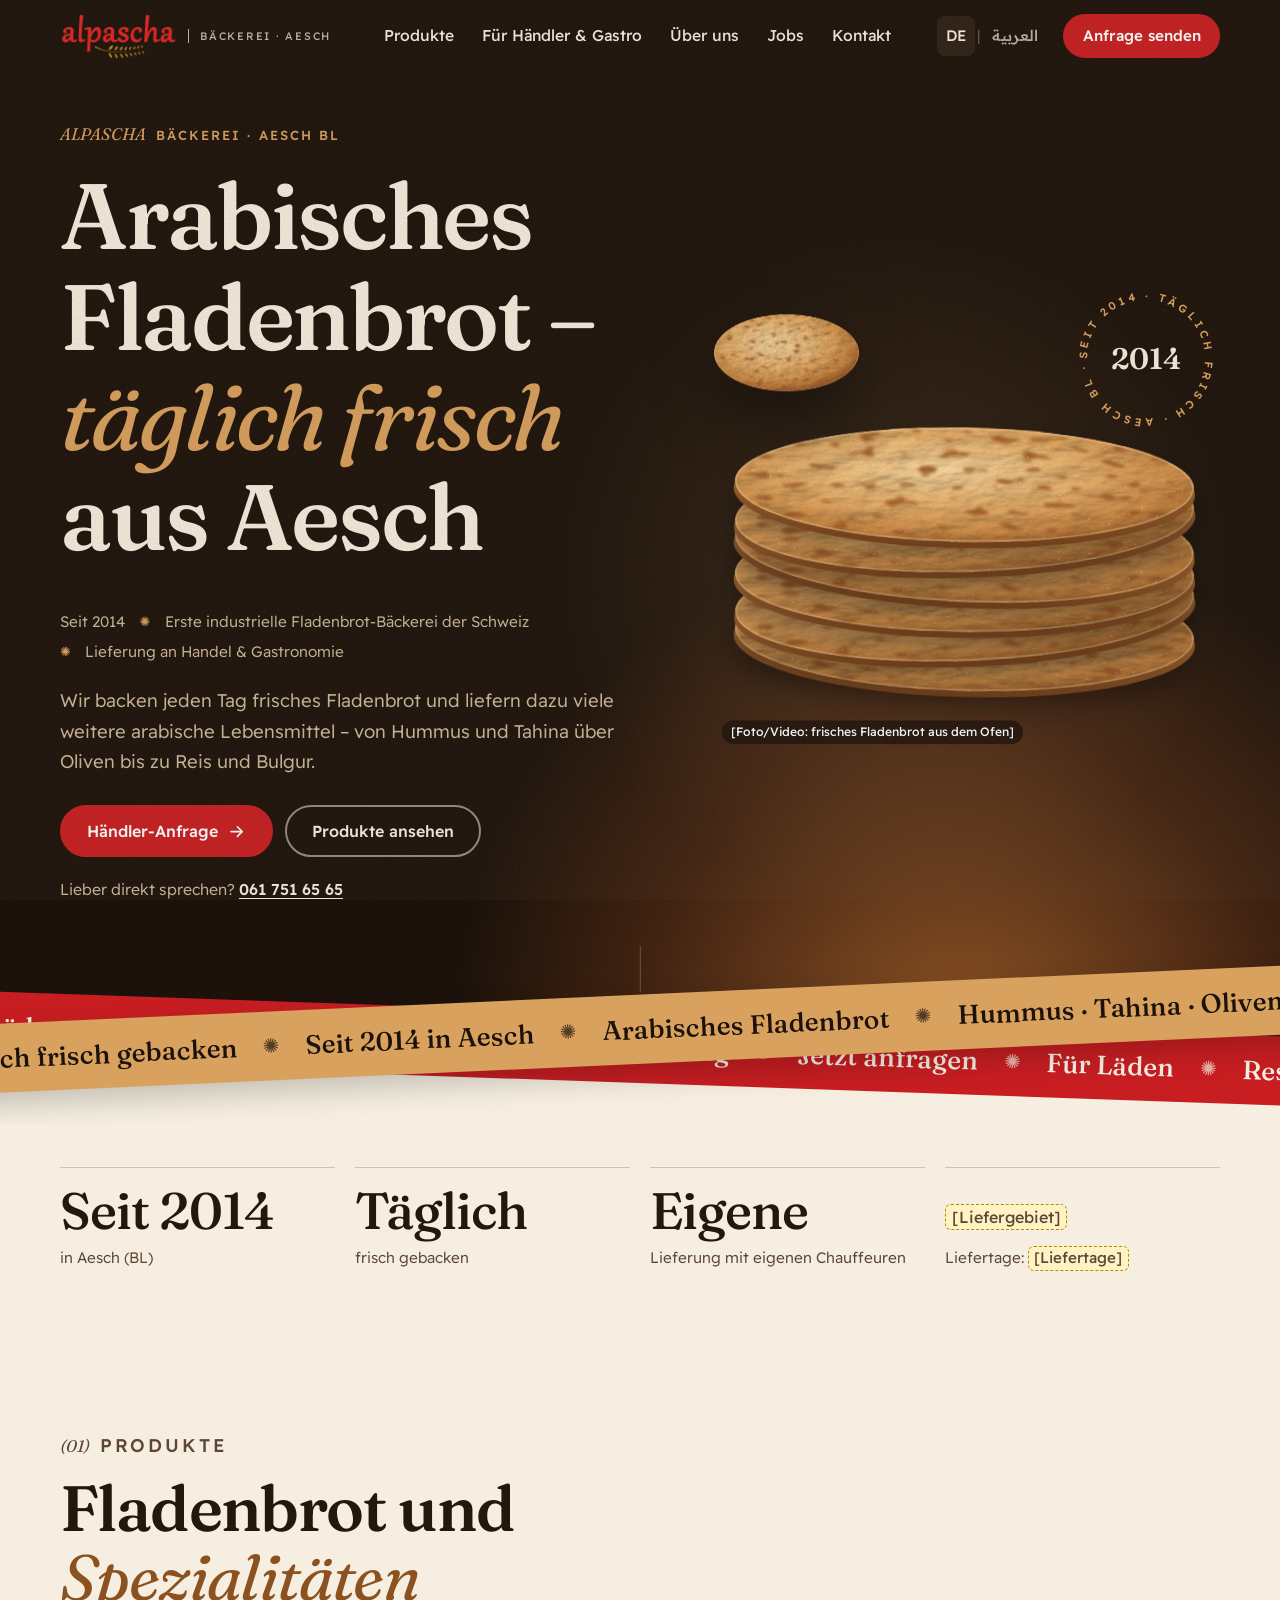
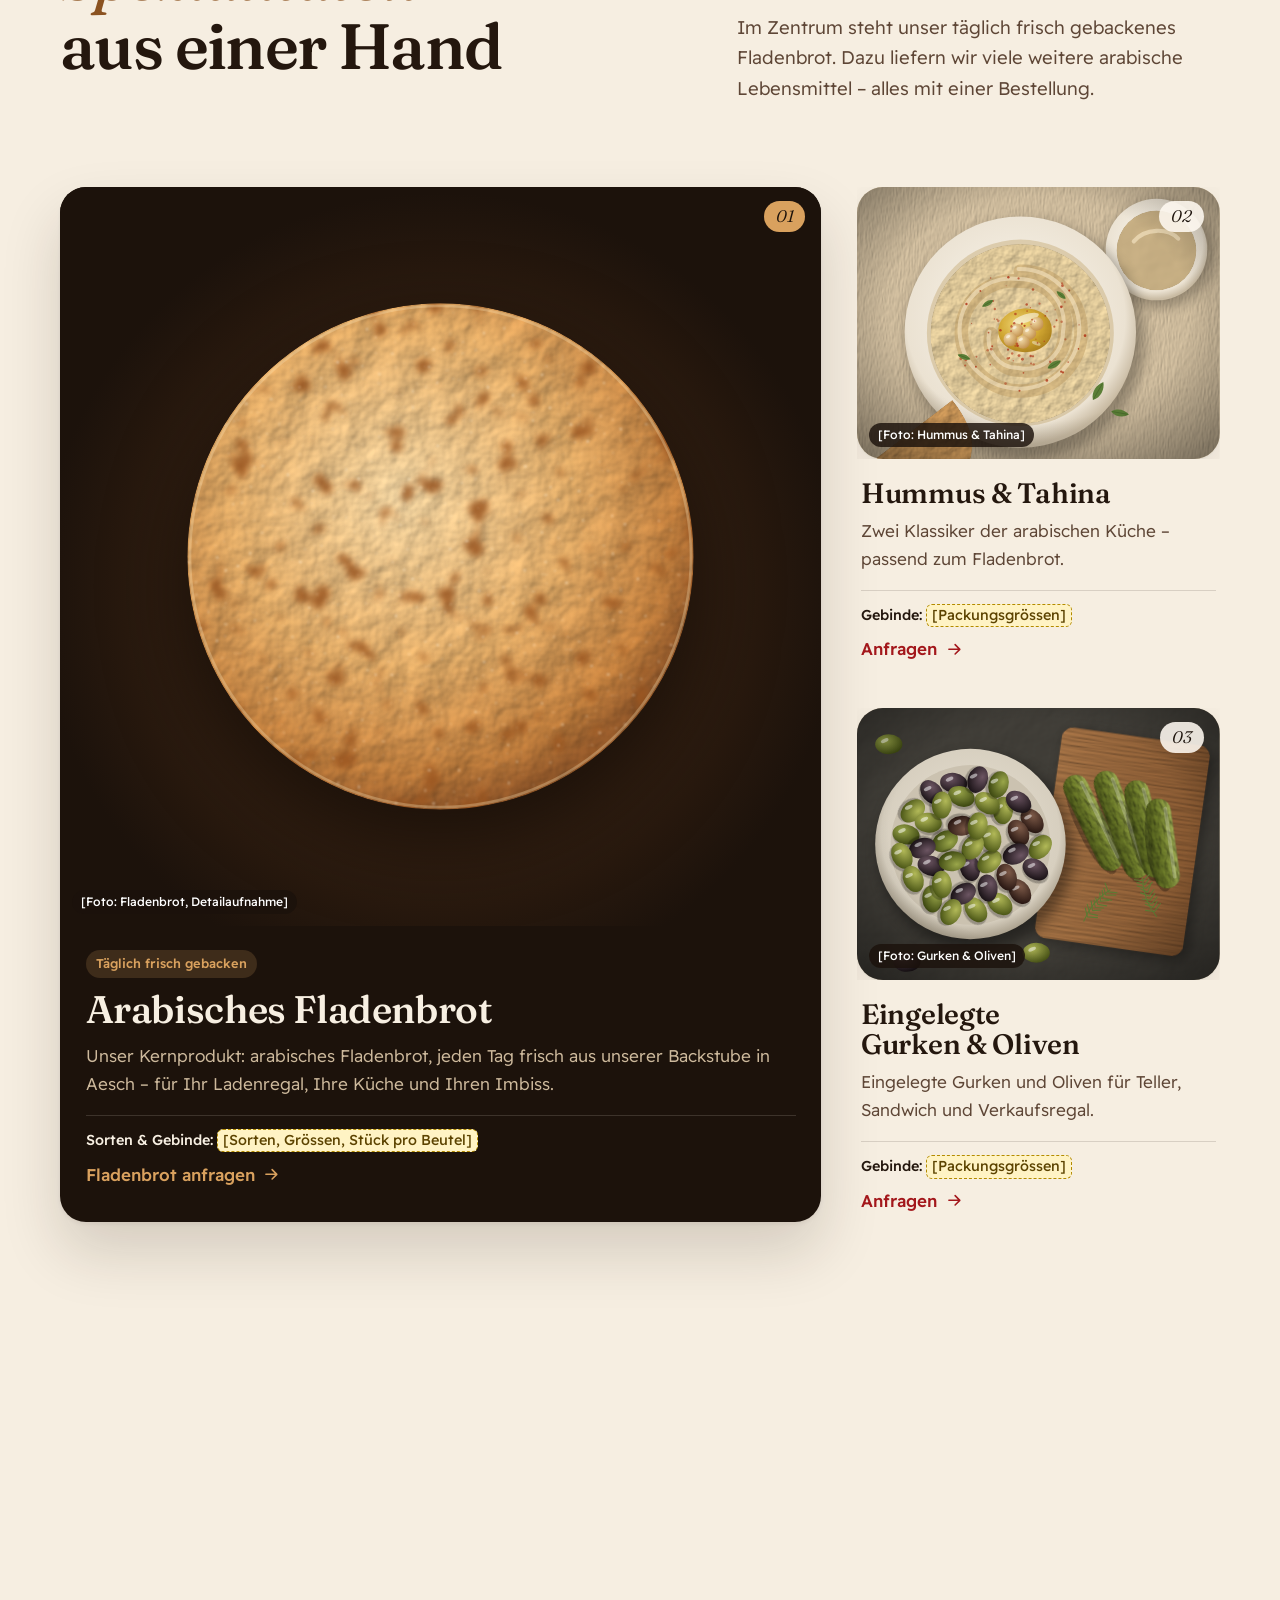
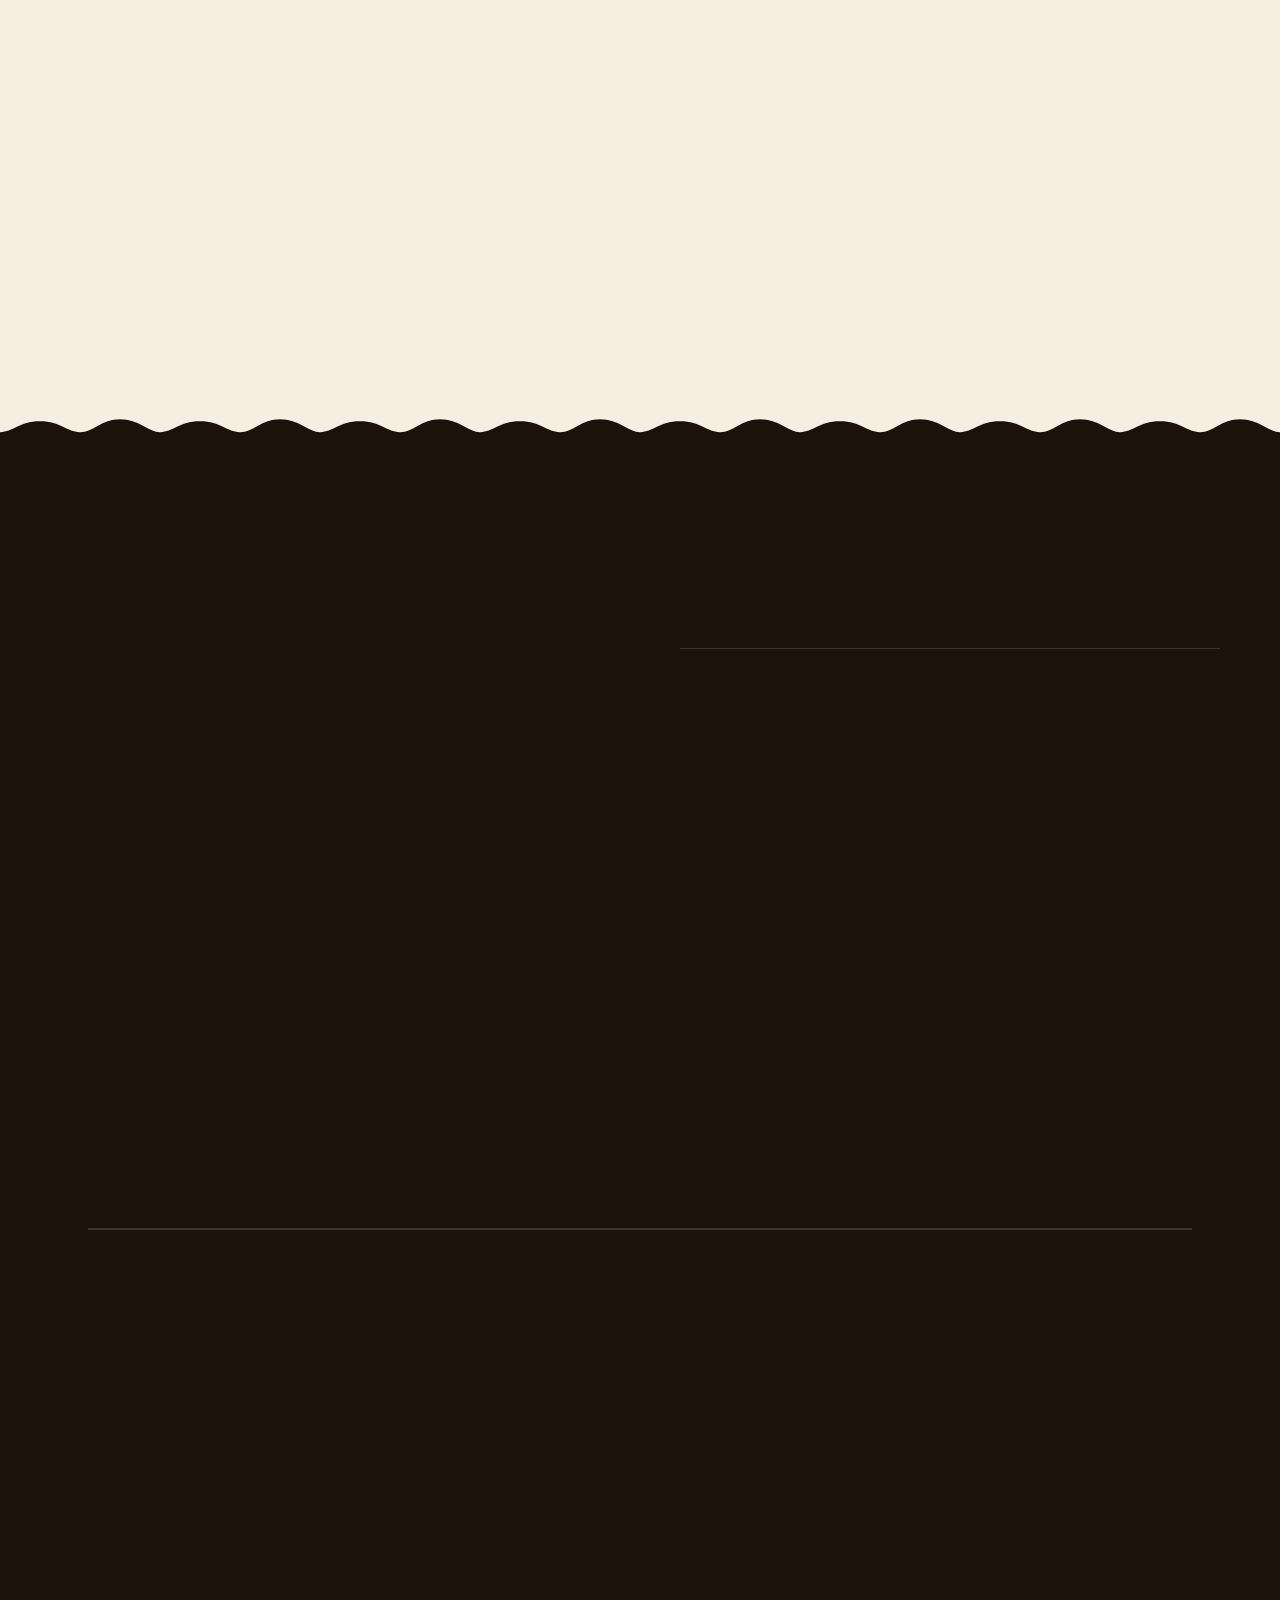
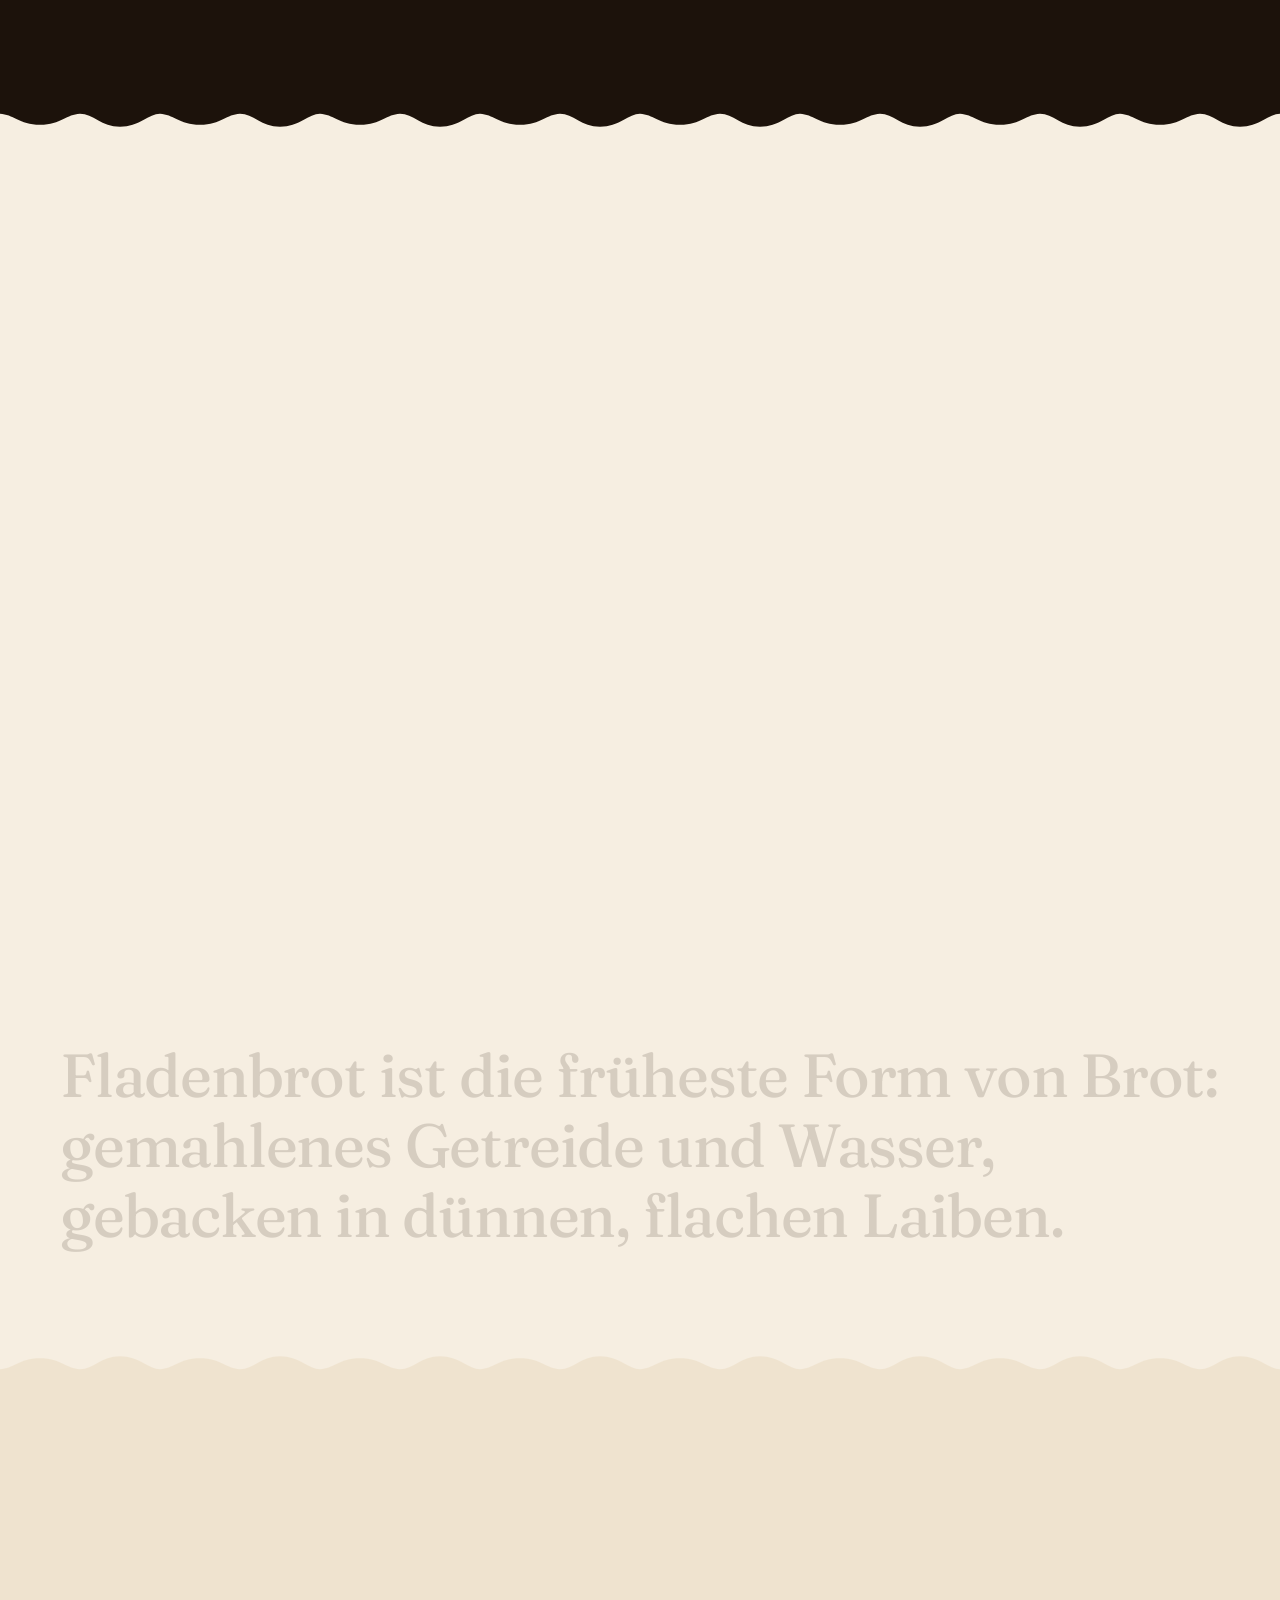
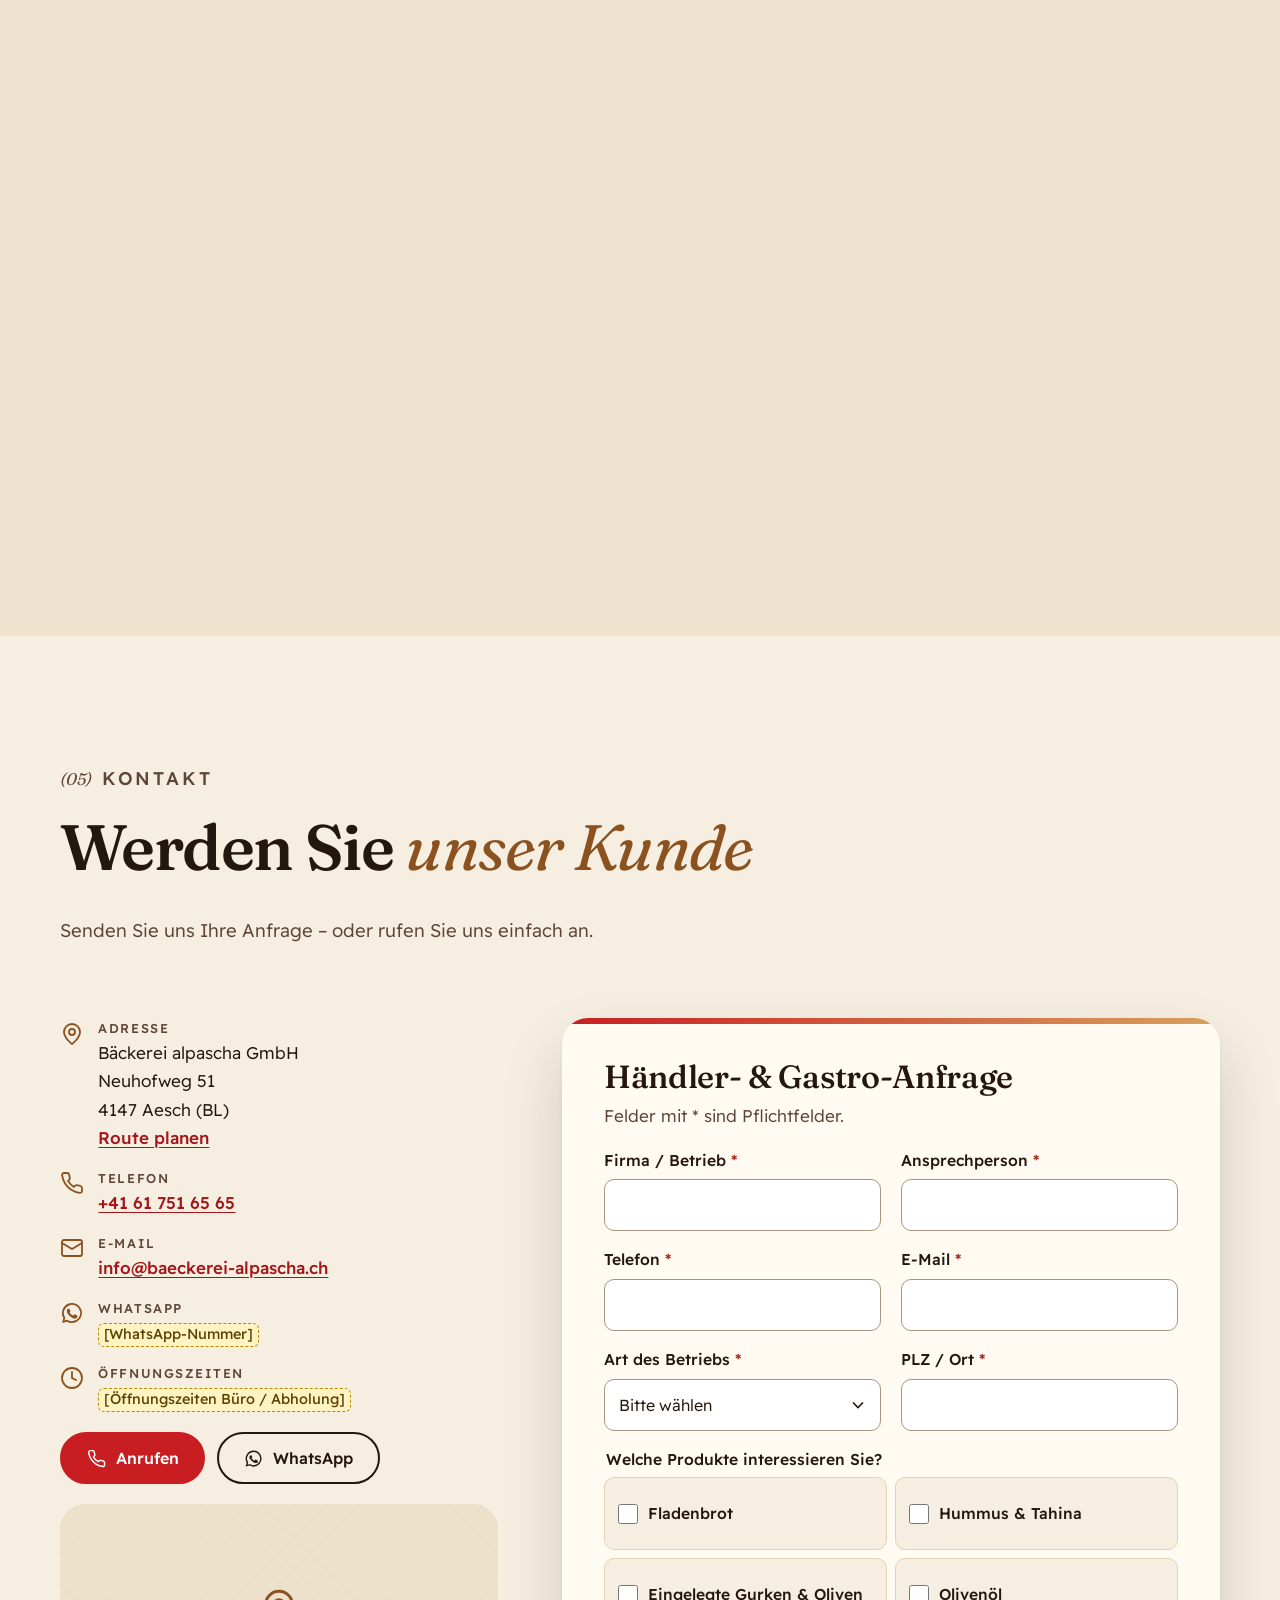
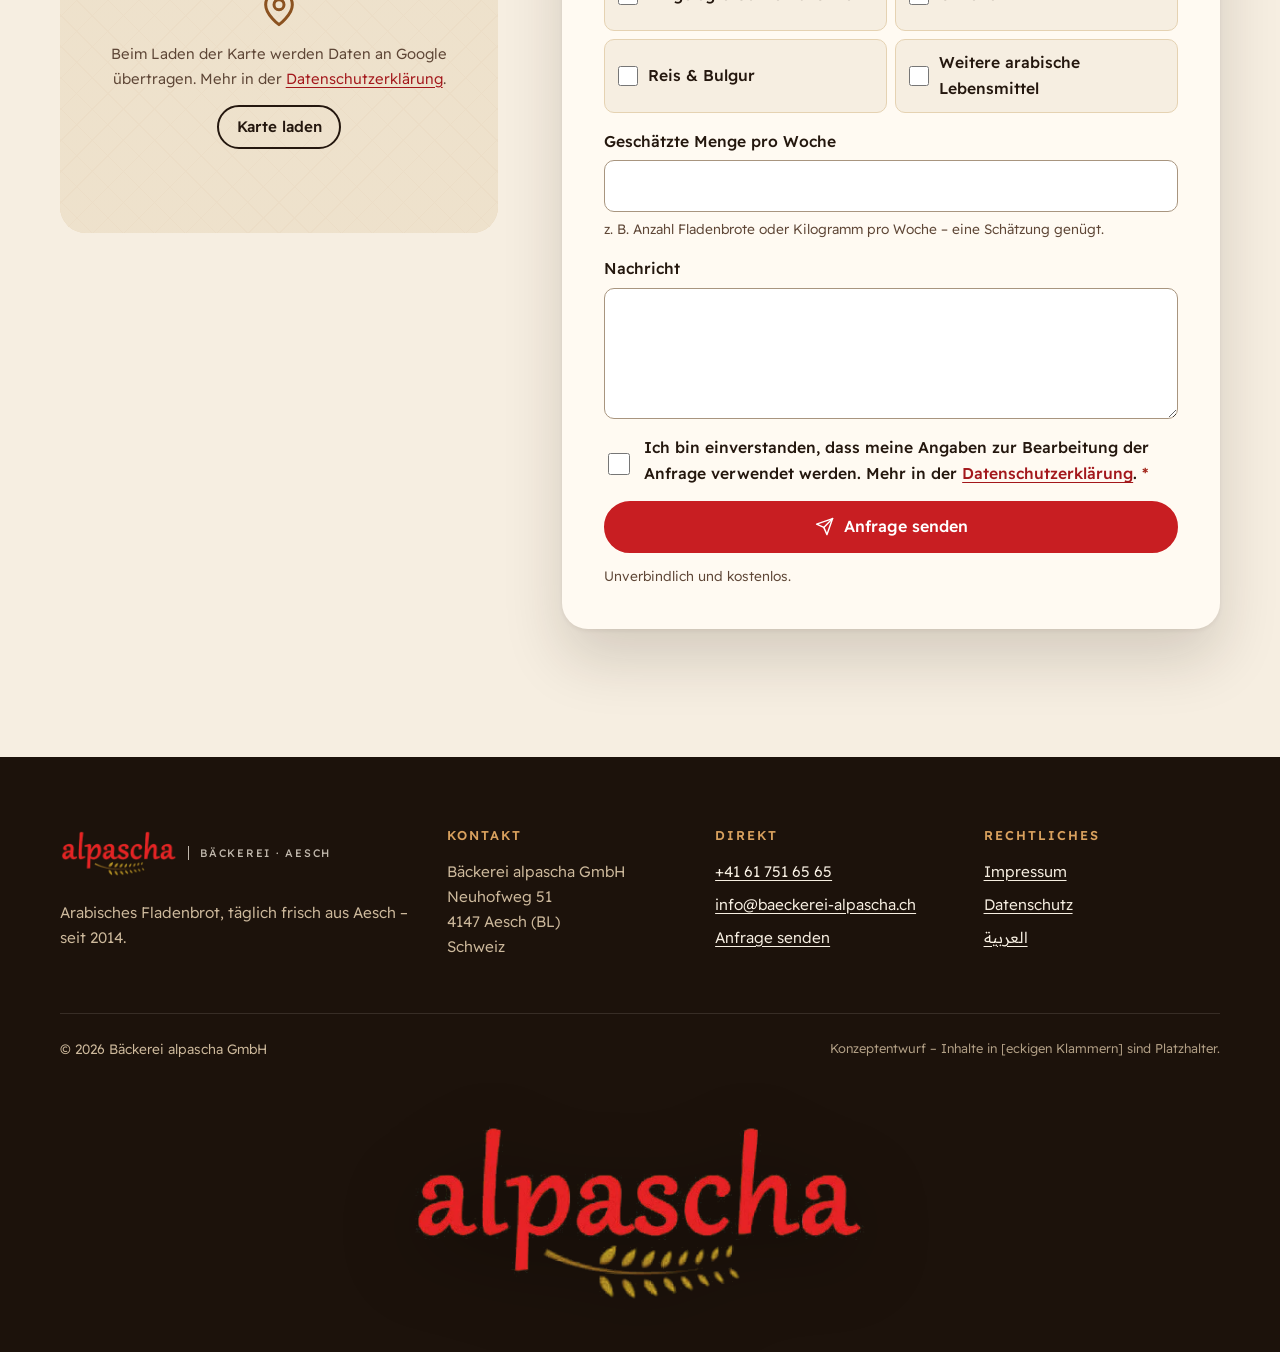
<file: alpascha-redesign/index.html>
<!doctype html>
<html lang="de-CH">
<head>
  <meta charset="utf-8">
  <meta name="viewport" content="width=device-width, initial-scale=1">
  <title>Bäckerei alpascha – Arabisches Fladenbrot aus Aesch</title>
  <meta name="description" content="Bäckerei alpascha GmbH, Aesch BL: arabisches Fladenbrot, täglich frisch. Deutsch | العربية">
  <link rel="canonical" href="https://www.baeckerei-alpascha.ch/de/">
  <link rel="alternate" hreflang="de" href="https://www.baeckerei-alpascha.ch/de/">
  <link rel="alternate" hreflang="ar" href="https://www.baeckerei-alpascha.ch/ar/">
  <link rel="alternate" hreflang="x-default" href="https://www.baeckerei-alpascha.ch/de/">
  <link rel="icon" href="favicon-64.png" type="image/png" sizes="64x64">
  <link rel="apple-touch-icon" href="apple-touch-icon.png">
  <script>
    /* Sprachwahl: Arabisch für arabische Browser, sonst Deutsch. Auf dem Server besser als 302-Weiterleitung lösen. */
    (function () {
      var l = (navigator.languages && navigator.languages[0]) || navigator.language || "de";
      location.replace(/^ar\b/i.test(l) ? "ar/" : "de/");
    })();
  </script>
  <meta http-equiv="refresh" content="1; url=de/">
  <style>body{font-family:system-ui,sans-serif;background:#fbf6ee;color:#2b1d14;display:grid;place-content:center;min-height:100vh;margin:0;gap:1rem;text-align:center}a{color:#a3171b;font-size:1.25rem}</style>
</head>
<body>
  <p><a href="de/">Deutsch</a> &nbsp;|&nbsp; <a href="ar/" lang="ar">العربية</a></p>
</body>
</html>
</file>
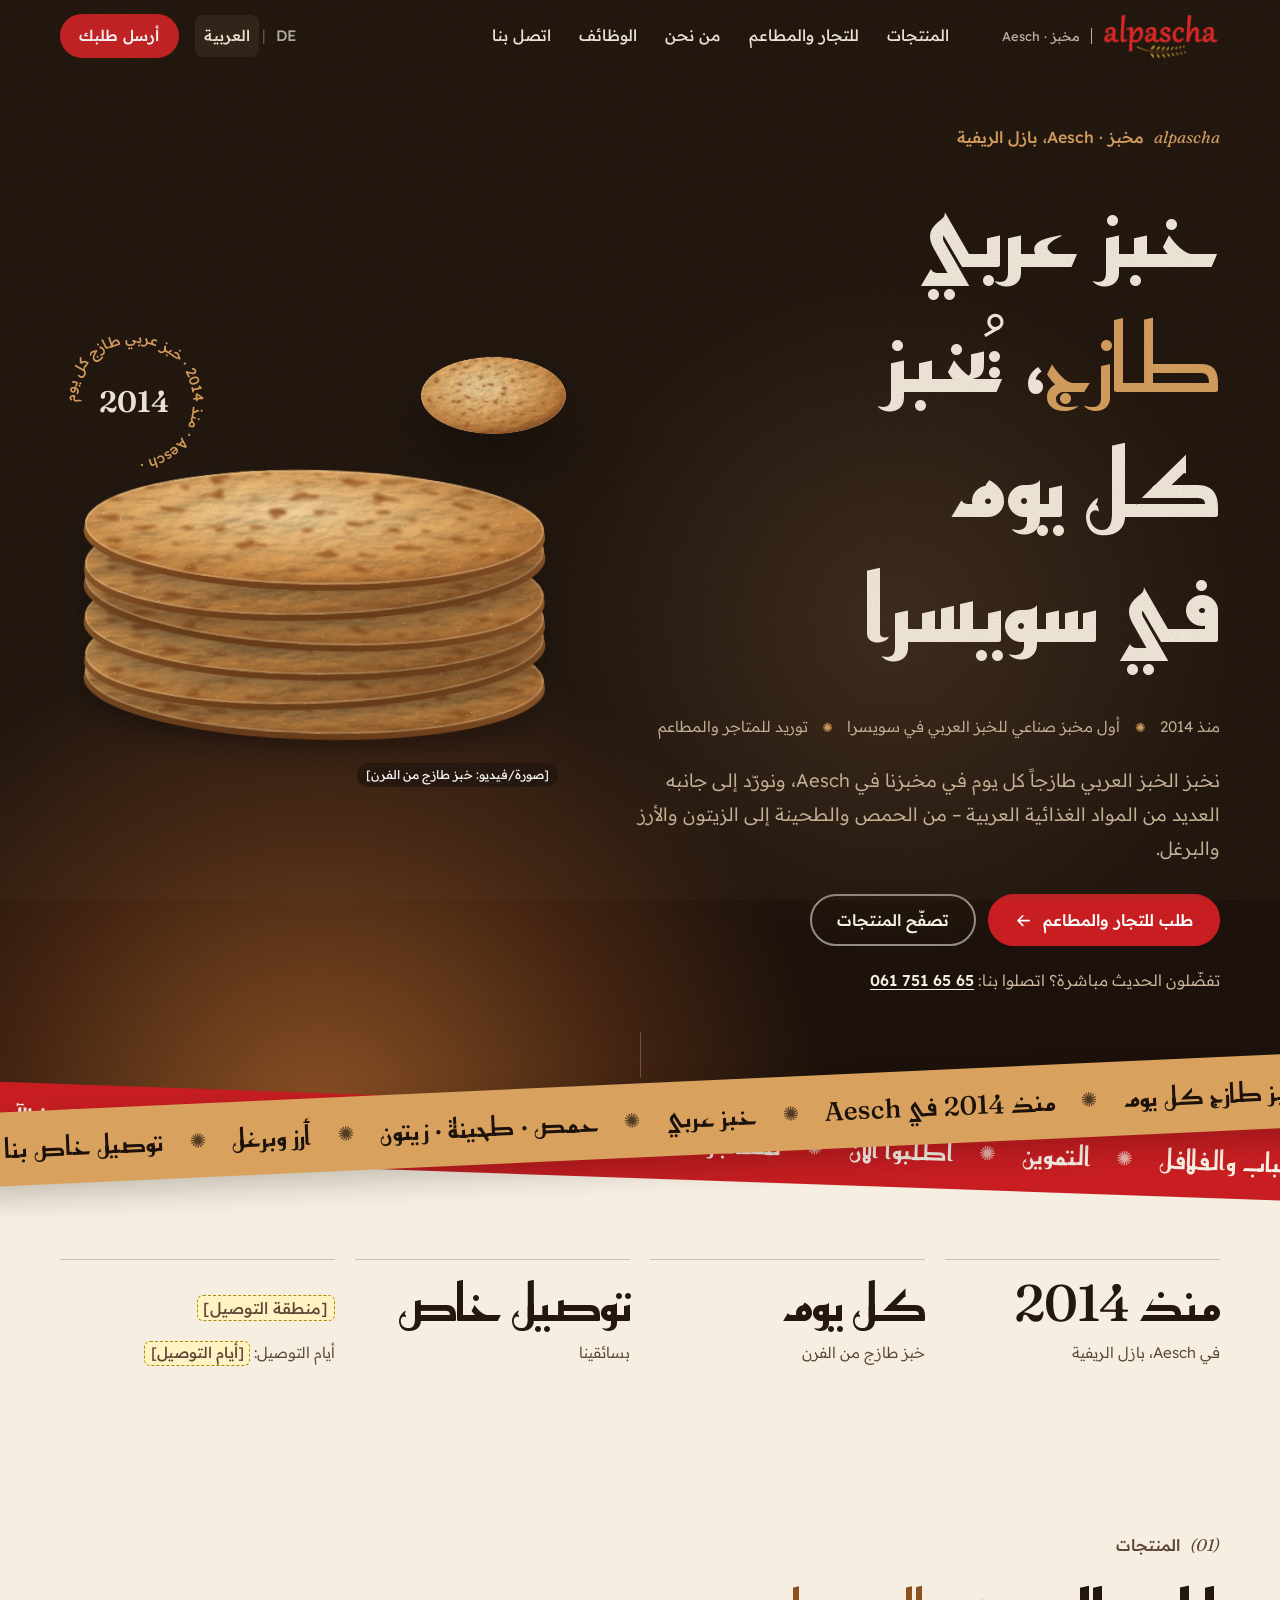
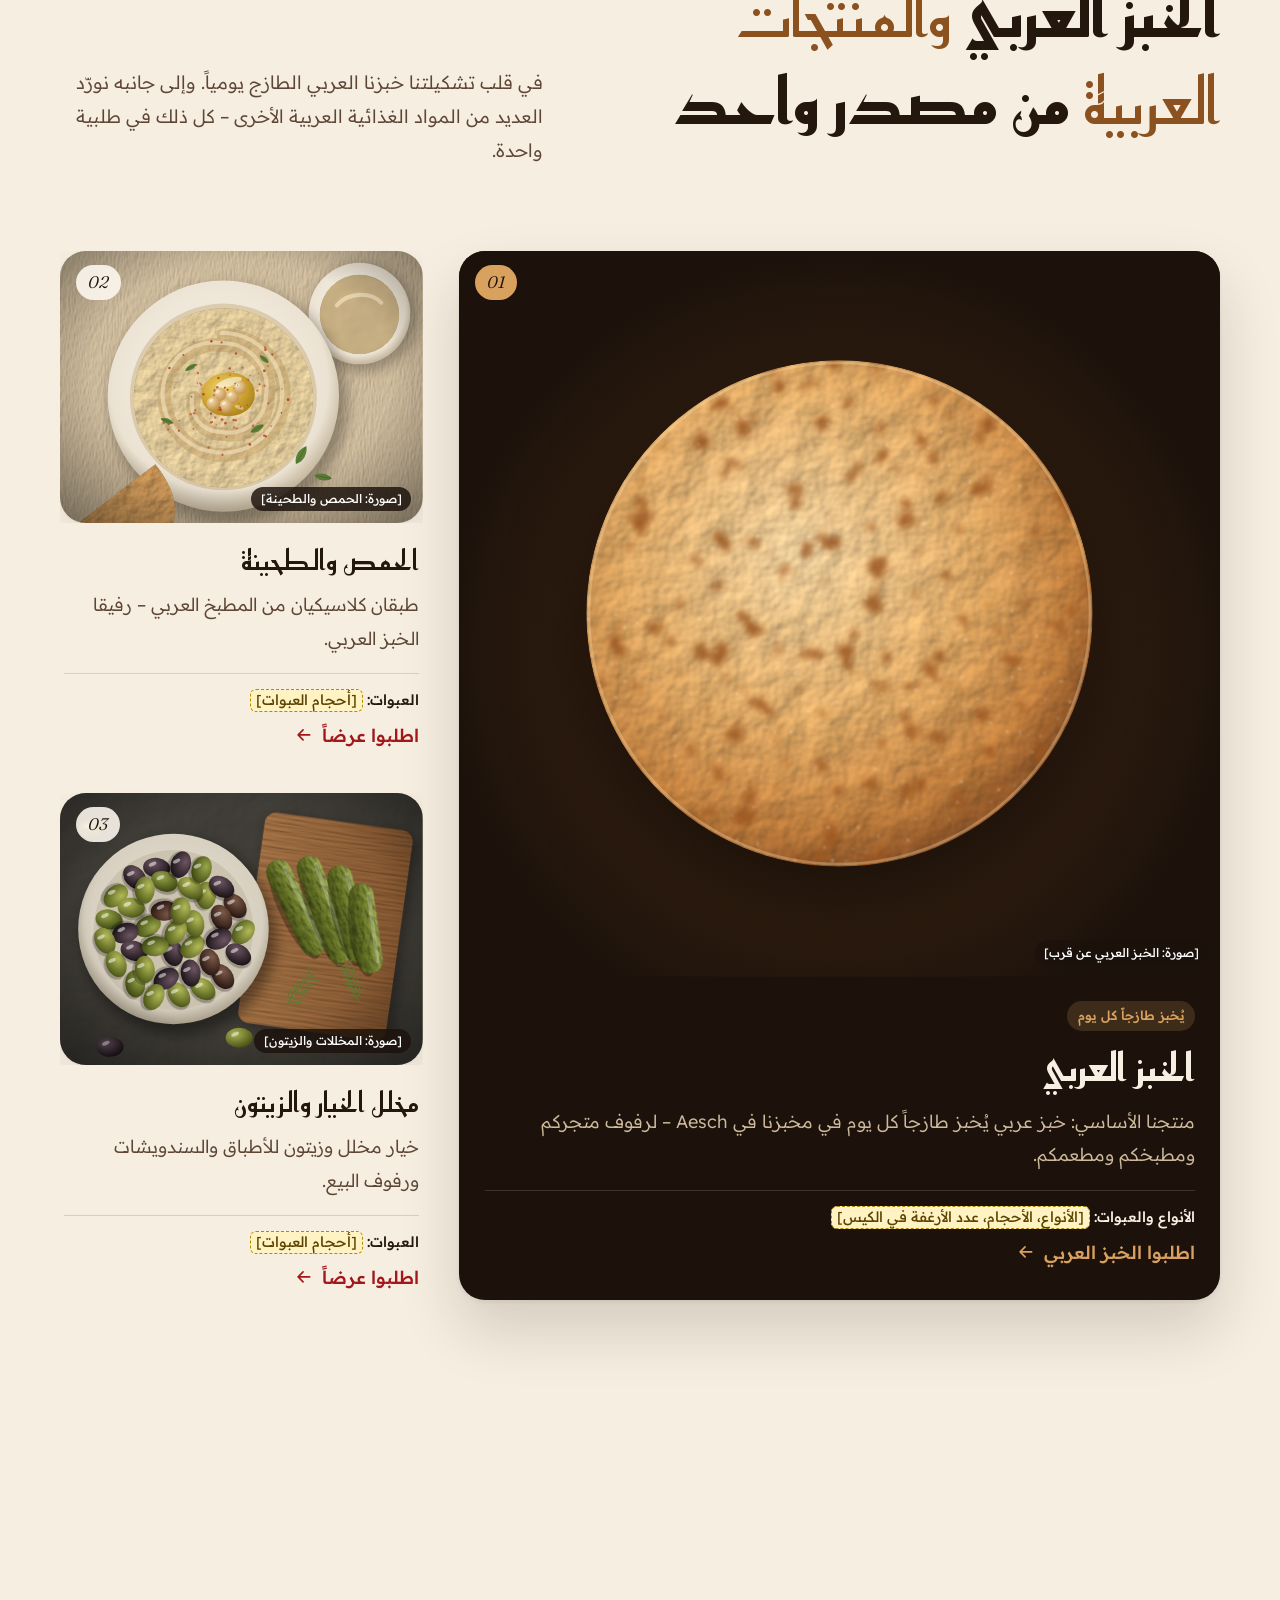
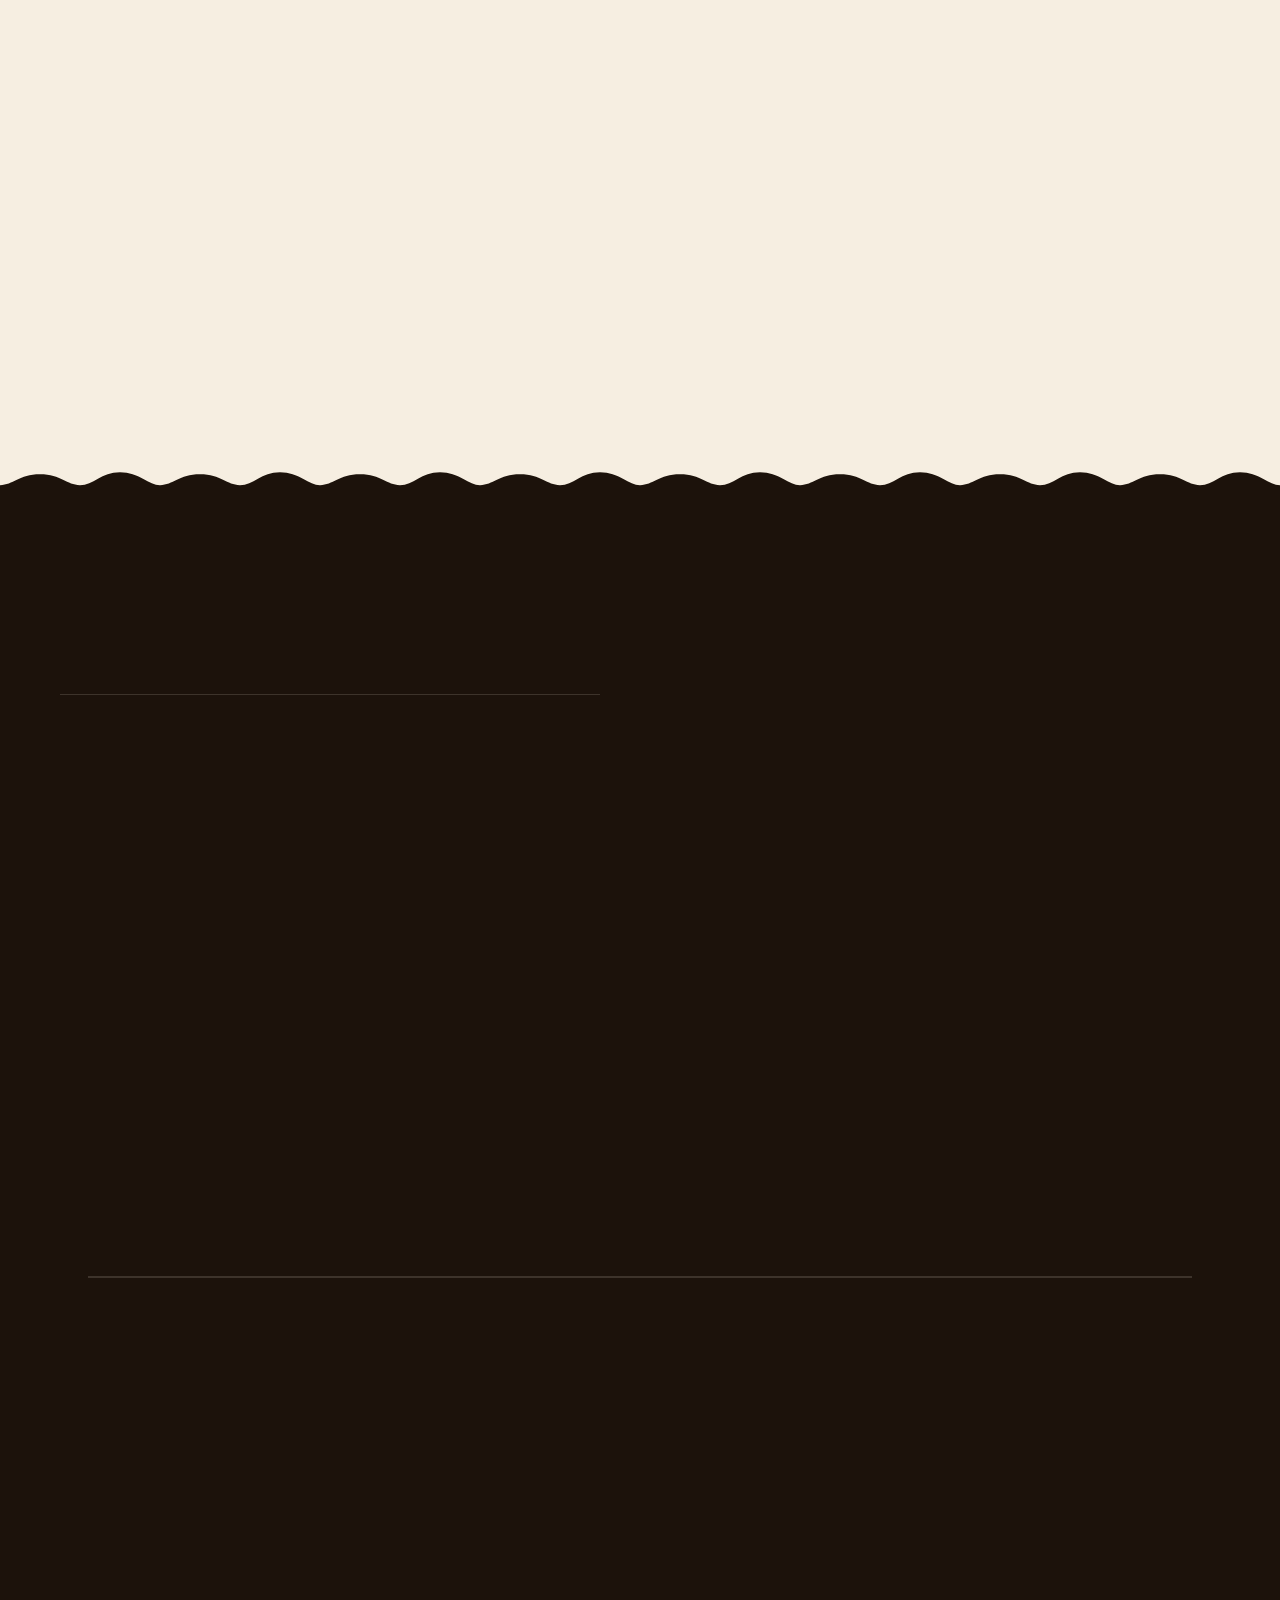
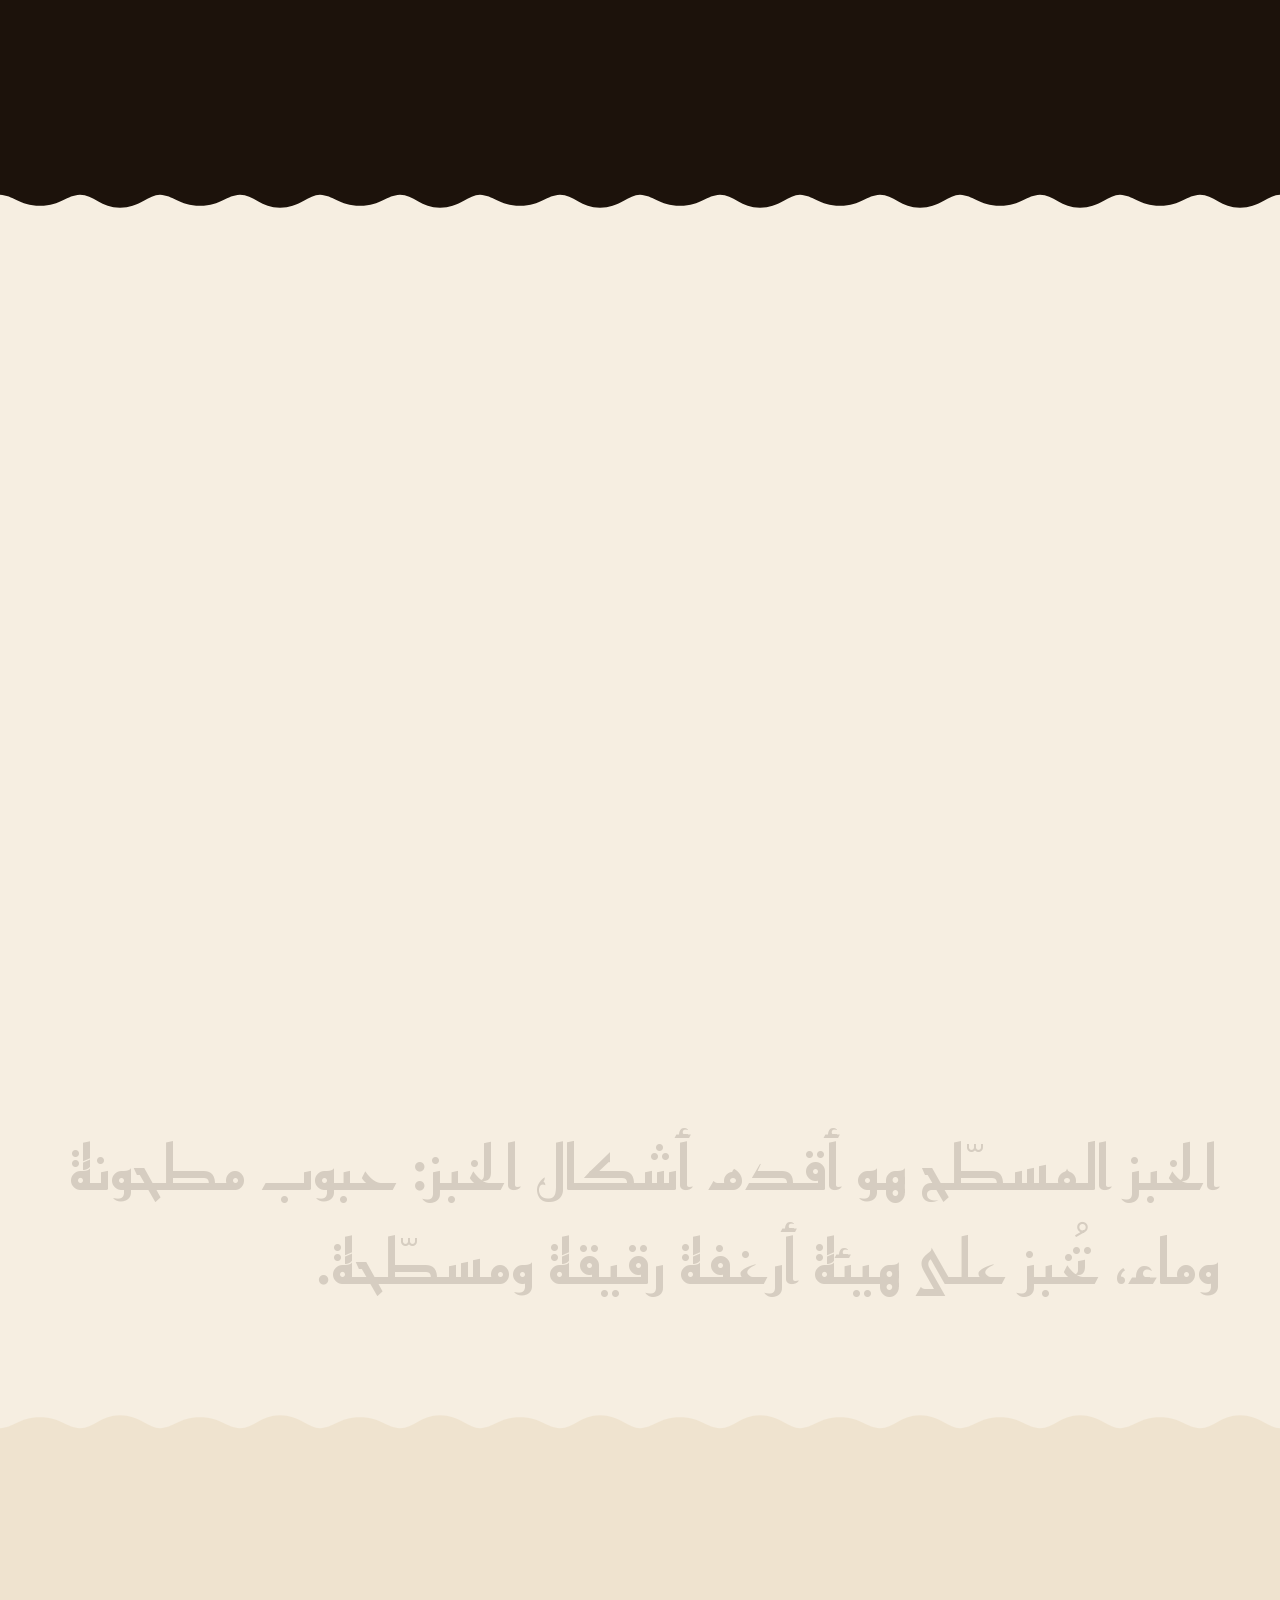
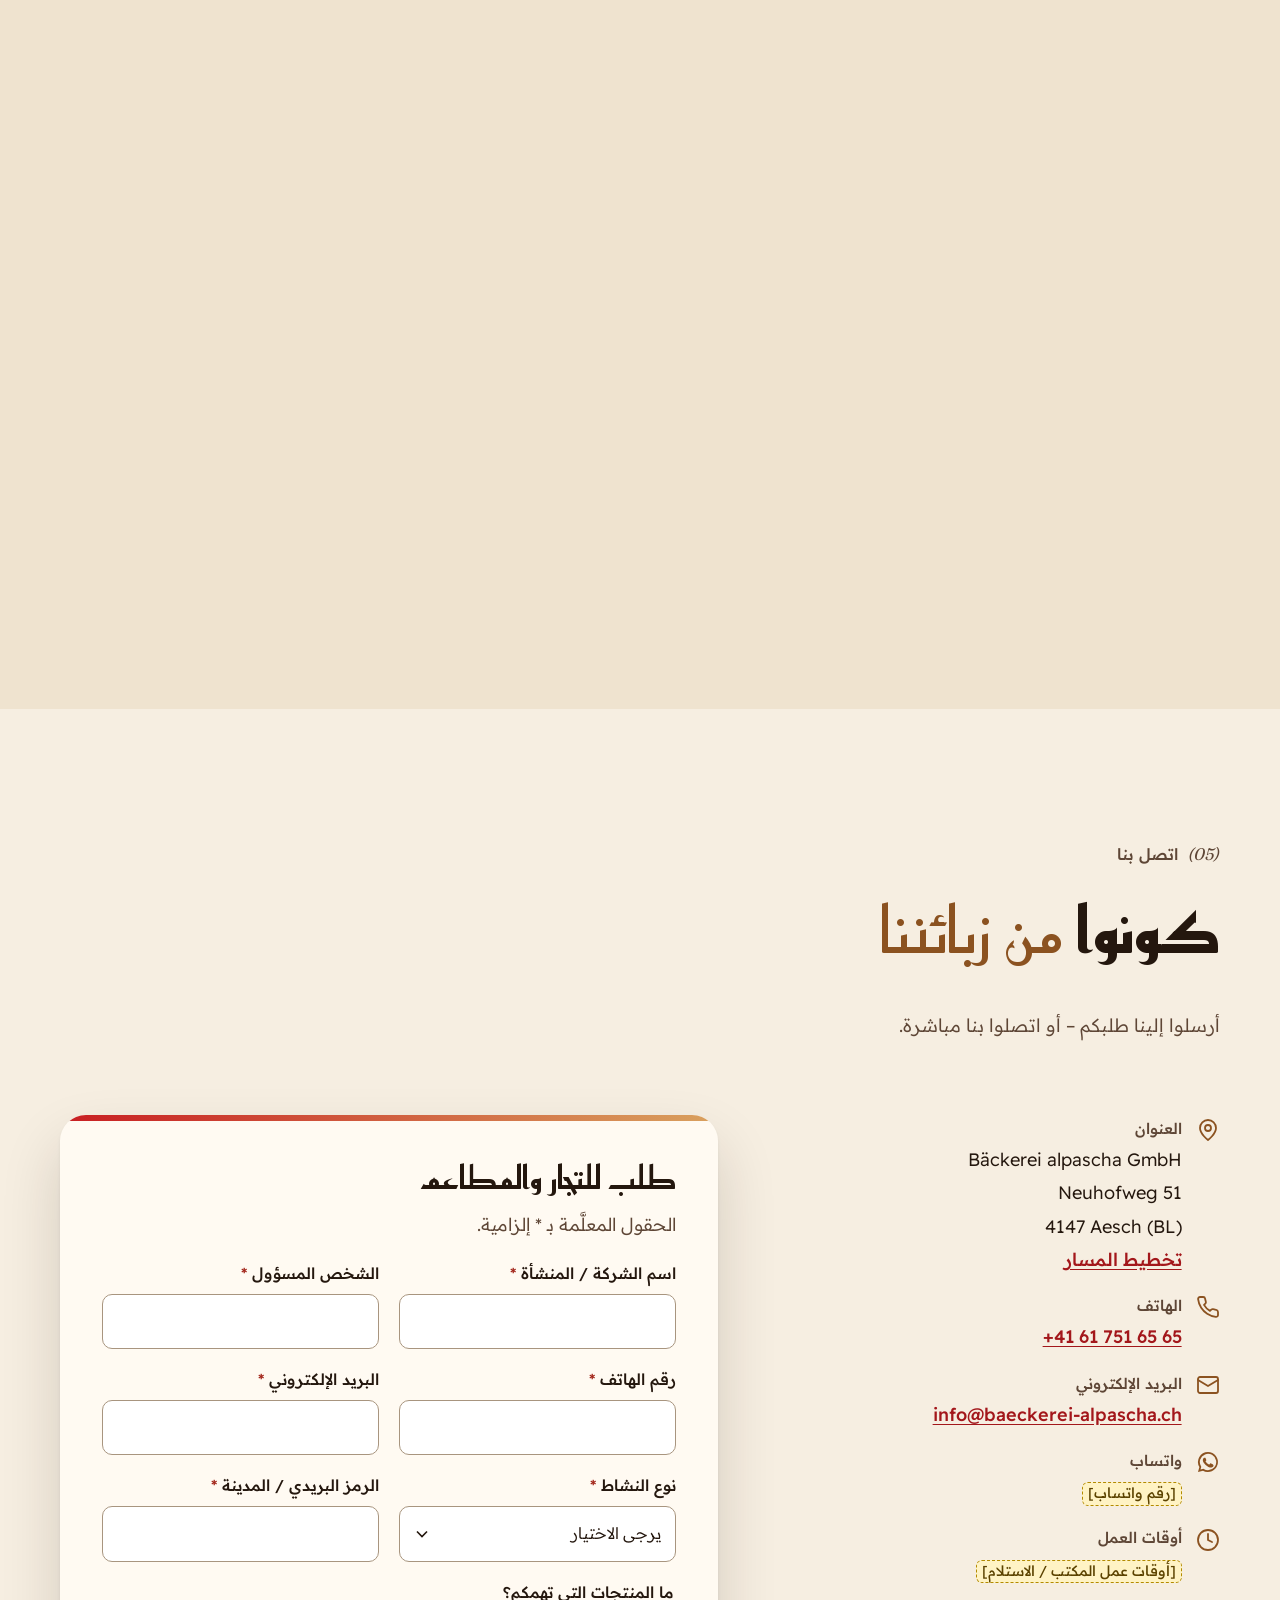
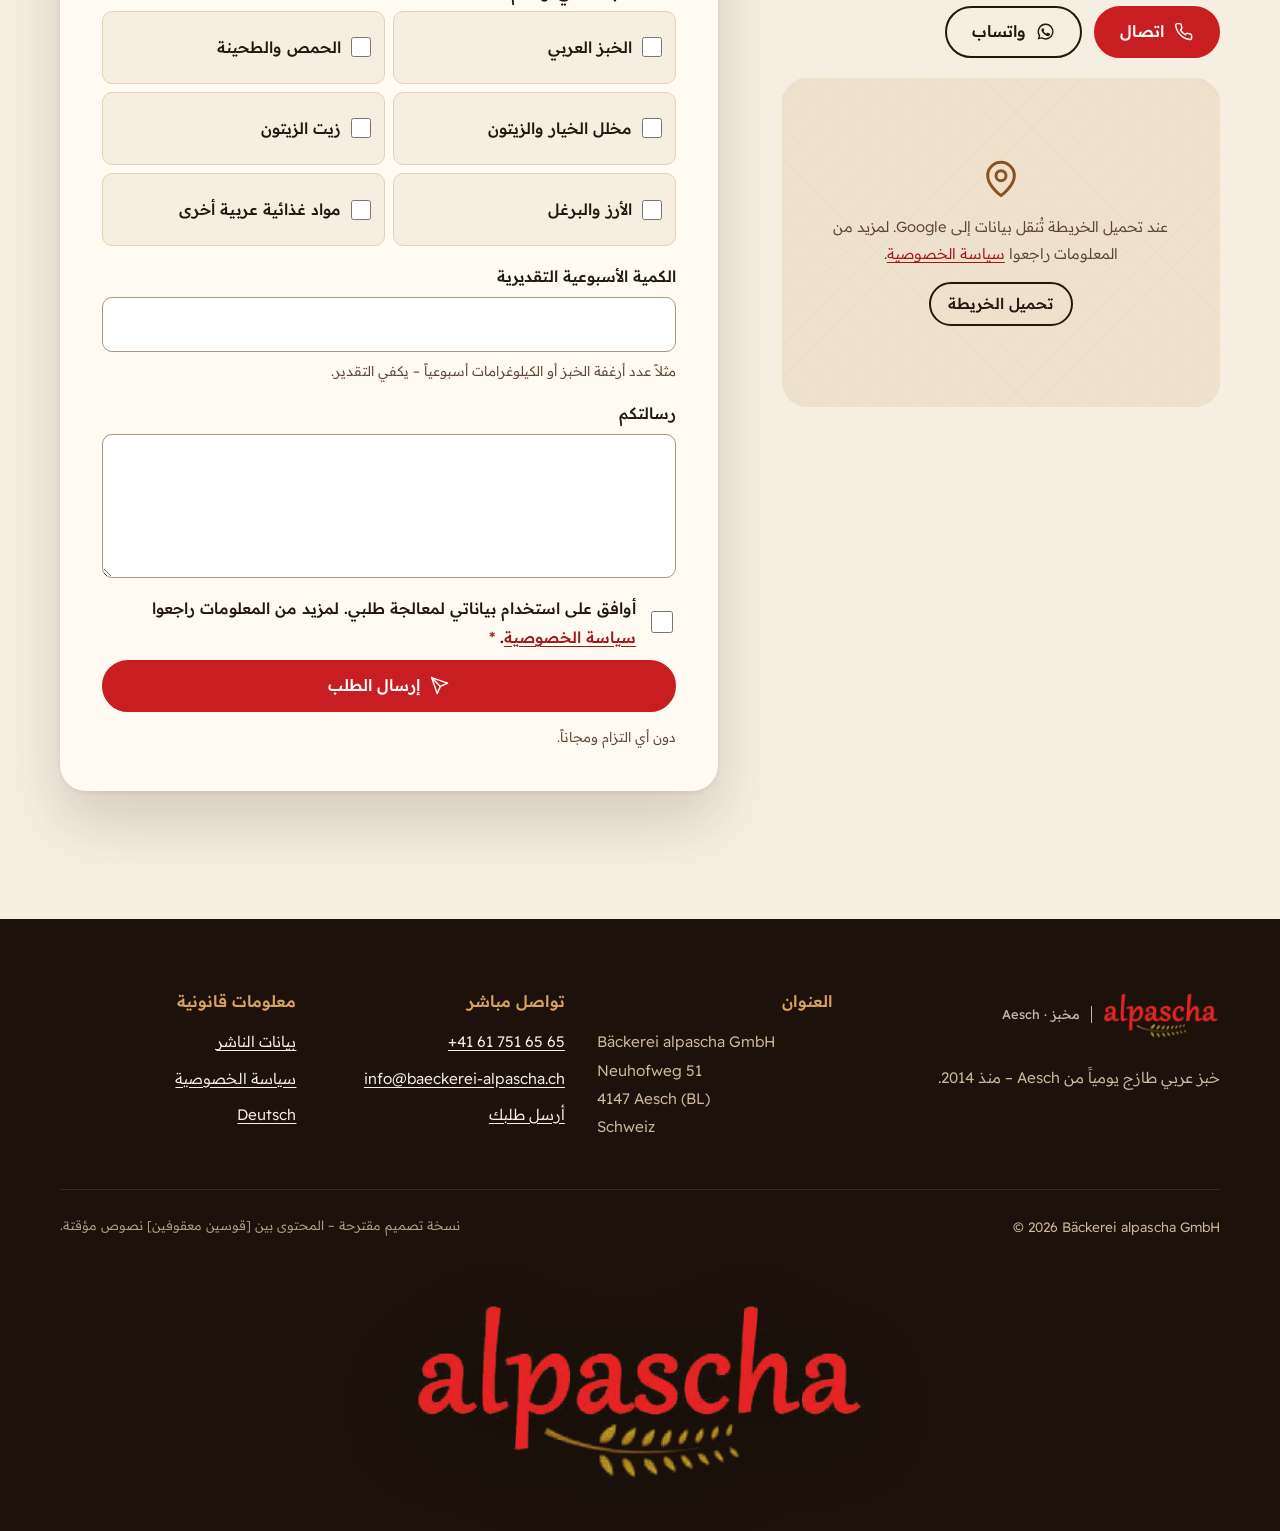
<file: alpascha-redesign/ar/index.html>
<!doctype html>
<html lang="ar" dir="rtl">
<head>
  <meta charset="utf-8">
  <meta name="viewport" content="width=device-width, initial-scale=1, viewport-fit=cover">
  <title>خبز عربي طازج يومياً | مخبز alpascha في Aesch قرب بازل</title>
  <meta name="description" content="منذ 2014 أول مخبز صناعي للخبز العربي في سويسرا. خبز طازج كل يوم من Aesch، إلى جانب الحمص والطحينة والزيتون والأرز والبرغل. أرسلوا طلبكم كمتجر أو مطعم.">
  <link rel="canonical" href="https://www.baeckerei-alpascha.ch/ar/">
  <link rel="alternate" hreflang="de" href="https://www.baeckerei-alpascha.ch/de/">
  <link rel="alternate" hreflang="ar" href="https://www.baeckerei-alpascha.ch/ar/">
  <link rel="alternate" hreflang="x-default" href="https://www.baeckerei-alpascha.ch/de/">
  <meta name="theme-color" content="#fbf6ee">
  <meta property="og:type" content="website">
  <meta property="og:locale" content="ar_AR">
  <meta property="og:locale:alternate" content="de_CH">
  <meta property="og:site_name" content="Bäckerei alpascha">
  <meta property="og:title" content="خبز عربي طازج، يُخبز كل يوم في سويسرا">
  <meta property="og:description" content="منذ 2014 أول مخبز صناعي للخبز العربي في سويسرا. توريد للمتاجر والمطاعم.">
  <meta property="og:url" content="https://www.baeckerei-alpascha.ch/ar/">
  <!-- [og:image] ergänzen, sobald echtes Foto vorhanden (1200×630 JPG) -->
  <link rel="icon" href="../favicon-64.png" type="image/png" sizes="64x64">
  <link rel="apple-touch-icon" href="../apple-touch-icon.png">
  <link rel="preload" href="../assets/fonts/readex-pro-arabic-wght-normal.woff2" as="font" type="font/woff2" crossorigin>
  <link rel="preload" href="../assets/fonts/reem-kufi-arabic-wght-normal.woff2" as="font" type="font/woff2" crossorigin>
  <link rel="preload" href="../assets/img/art/fladen.svg" as="image">
  <link rel="stylesheet" href="../assets/css/style.css">
  <script>
    /* Intro einmal pro Sitzung zeigen (mit ?intro=1 erzwingen), nie bei «Bewegung reduzieren» */
    (function (h) {
      h.classList.add("js");
      try {
        var force = /[?&]intro=1/.test(location.search);
        if ((force || !sessionStorage.getItem("alpascha-intro")) && !matchMedia("(prefers-reduced-motion: reduce)").matches) {
          h.classList.add("show-intro");
          sessionStorage.setItem("alpascha-intro", "1");
        }
      } catch (e) {}
    })(document.documentElement);
  </script>
  <!-- TODO vor Livegang: "geo" (latitude/longitude) ergänzen, sobald die Koordinaten des Standorts bestätigt sind -->
  <script type="application/ld+json">
  {
    "@context": "https://schema.org",
    "@graph": [
      {
        "@type": "Bakery",
        "@id": "https://www.baeckerei-alpascha.ch/#bakery",
        "name": "Bäckerei alpascha GmbH",
        "alternateName": "alpascha",
        "logo": "https://www.baeckerei-alpascha.ch/assets/img/logo.png",
        "description": "منذ 2014 أول مخبز صناعي للخبز العربي في سويسرا. خبز عربي طازج كل يوم والعديد من المواد الغذائية العربية الأخرى.",
        "url": "https://www.baeckerei-alpascha.ch/ar/",
        "telephone": "+41 61 751 65 65",
        "email": "info@baeckerei-alpascha.ch",
        "foundingDate": "2014",
        "address": {
          "@type": "PostalAddress",
          "streetAddress": "Neuhofweg 51",
          "postalCode": "4147",
          "addressLocality": "Aesch",
          "addressRegion": "BL",
          "addressCountry": "CH"
        },
        "hasMap": "https://www.google.com/maps/search/?api=1&query=Neuhofweg+51%2C+4147+Aesch",
        "hasOfferCatalog": {
          "@type": "OfferCatalog",
          "name": "منتجاتنا",
          "itemListElement": [
            { "@type": "Offer", "itemOffered": { "@type": "Product", "name": "خبز عربي" } },
            { "@type": "Offer", "itemOffered": { "@type": "Product", "name": "حمص" } },
            { "@type": "Offer", "itemOffered": { "@type": "Product", "name": "طحينة" } },
            { "@type": "Offer", "itemOffered": { "@type": "Product", "name": "مخلل الخيار" } },
            { "@type": "Offer", "itemOffered": { "@type": "Product", "name": "زيتون" } },
            { "@type": "Offer", "itemOffered": { "@type": "Product", "name": "زيت الزيتون" } },
            { "@type": "Offer", "itemOffered": { "@type": "Product", "name": "أرز" } },
            { "@type": "Offer", "itemOffered": { "@type": "Product", "name": "برغل" } }
          ]
        }
      },
      {
        "@type": "WebSite",
        "@id": "https://www.baeckerei-alpascha.ch/#website",
        "url": "https://www.baeckerei-alpascha.ch/",
        "name": "Bäckerei alpascha",
        "inLanguage": ["de-CH", "ar"],
        "publisher": { "@id": "https://www.baeckerei-alpascha.ch/#bakery" }
      }
    ]
  }
  </script>
</head>
<body>
<svg width="0" height="0" style="position:absolute" aria-hidden="true" focusable="false">
  <symbol id="i-phone" viewBox="0 0 24 24" fill="none" stroke="currentColor" stroke-width="1.8" stroke-linecap="round" stroke-linejoin="round"><path d="M22 16.9v3a2 2 0 0 1-2.2 2 19.8 19.8 0 0 1-8.6-3.1 19.5 19.5 0 0 1-6-6A19.8 19.8 0 0 1 2.1 4.2 2 2 0 0 1 4.1 2h3a2 2 0 0 1 2 1.7c.1 1 .4 1.9.7 2.8a2 2 0 0 1-.5 2.1L8 9.9a16 16 0 0 0 6 6l1.3-1.3a2 2 0 0 1 2.1-.4c.9.3 1.8.6 2.8.7a2 2 0 0 1 1.7 2z"/></symbol>
  <symbol id="i-whatsapp" viewBox="0 0 24 24" fill="currentColor"><path d="M12 2a10 10 0 0 0-8.6 15.1L2 22l5-1.3A10 10 0 1 0 12 2Zm0 18.2a8.2 8.2 0 0 1-4.2-1.2l-.3-.2-3 .8.8-2.9-.2-.3A8.2 8.2 0 1 1 12 20.2Zm4.5-6.1c-.2-.1-1.5-.7-1.7-.8-.2-.1-.4-.1-.6.1l-.8 1c-.1.2-.3.2-.5.1a6.7 6.7 0 0 1-3.3-2.9c-.2-.4.2-.4.7-1.3.1-.2 0-.3 0-.4l-.8-1.8c-.2-.5-.4-.4-.6-.4h-.5a1 1 0 0 0-.7.3 3 3 0 0 0-.9 2.2 5.2 5.2 0 0 0 1.1 2.7 11.8 11.8 0 0 0 4.5 4c1.7.7 2.3.8 3.2.6.5-.1 1.5-.6 1.7-1.2.2-.6.2-1.1.2-1.2l-.5-.3Z"/></symbol>
  <symbol id="i-mail" viewBox="0 0 24 24" fill="none" stroke="currentColor" stroke-width="1.8" stroke-linecap="round" stroke-linejoin="round"><rect x="2" y="4" width="20" height="16" rx="2"/><path d="m22 7-10 6L2 7"/></symbol>
  <symbol id="i-pin" viewBox="0 0 24 24" fill="none" stroke="currentColor" stroke-width="1.8" stroke-linecap="round" stroke-linejoin="round"><path d="M20 10c0 6-8 12-8 12s-8-6-8-12a8 8 0 0 1 16 0Z"/><circle cx="12" cy="10" r="3"/></symbol>
  <symbol id="i-clock" viewBox="0 0 24 24" fill="none" stroke="currentColor" stroke-width="1.8" stroke-linecap="round"><circle cx="12" cy="12" r="10"/><path d="M12 6v6l4 2"/></symbol>
  <symbol id="i-arrow" viewBox="0 0 24 24" fill="none" stroke="currentColor" stroke-width="2" stroke-linecap="round" stroke-linejoin="round"><path d="M5 12h14M13 6l6 6-6 6"/></symbol>
  <symbol id="i-send" viewBox="0 0 24 24" fill="none" stroke="currentColor" stroke-width="1.8" stroke-linecap="round" stroke-linejoin="round"><path d="m22 2-7 20-4-9-9-4Z"/><path d="M22 2 11 13"/></symbol>
  <symbol id="i-calendar" viewBox="0 0 24 24" fill="none" stroke="currentColor" stroke-width="1.6" stroke-linecap="round"><rect x="3" y="4" width="18" height="18" rx="2"/><path d="M16 2v4M8 2v4M3 10h18"/><path d="M8 15h3M13 15h3M8 18h3"/></symbol>
  <symbol id="i-sun" viewBox="0 0 24 24" fill="none" stroke="currentColor" stroke-width="1.6" stroke-linecap="round"><circle cx="12" cy="12" r="4"/><path d="M12 2v2M12 20v2M4.9 4.9l1.4 1.4M17.7 17.7l1.4 1.4M2 12h2M20 12h2M4.9 19.1l1.4-1.4M17.7 6.3l1.4-1.4"/></symbol>
  <symbol id="i-truck" viewBox="0 0 24 24" fill="none" stroke="currentColor" stroke-width="1.6" stroke-linecap="round" stroke-linejoin="round"><path d="M1 4h14v12H1zM15 9h4l4 4v3h-8"/><circle cx="6" cy="18.5" r="2"/><circle cx="18" cy="18.5" r="2"/></symbol>
  <symbol id="i-map" viewBox="0 0 24 24" fill="none" stroke="currentColor" stroke-width="1.6" stroke-linecap="round" stroke-linejoin="round"><path d="M1 6v16l7-4 8 4 7-4V2l-7 4-8-4-7 4zM8 2v16M16 6v16"/></symbol>
  <symbol id="i-store" viewBox="0 0 24 24" fill="none" stroke="currentColor" stroke-width="1.6" stroke-linecap="round" stroke-linejoin="round"><path d="M3 9l1.5-5h15L21 9M3 9v11h18V9M3 9h18M9 20v-6h6v6"/><path d="M3 9a3 3 0 0 0 6 0 3 3 0 0 0 6 0 3 3 0 0 0 6 0"/></symbol>
  <symbol id="i-restaurant" viewBox="0 0 24 24" fill="none" stroke="currentColor" stroke-width="1.6" stroke-linecap="round" stroke-linejoin="round"><path d="M4 2v7a3 3 0 0 0 6 0V2M7 2v20M17 22V2c-2.5 1.5-4 4-4 8v4h4"/></symbol>
  <symbol id="i-kebab" viewBox="0 0 24 24" fill="none" stroke="currentColor" stroke-width="1.6" stroke-linecap="round" stroke-linejoin="round"><path d="M12 1v22"/><path d="M7 5h10l-1 4H8zM6.5 9h11l-1 4h-9zM7 13h10l-1 4H8z"/></symbol>
  <symbol id="i-catering" viewBox="0 0 24 24" fill="none" stroke="currentColor" stroke-width="1.6" stroke-linecap="round" stroke-linejoin="round"><path d="M2 18h20M4 18a8 8 0 0 1 16 0M12 7V5M10 5h4M2 21h20"/></symbol>
  <symbol id="i-wheat" viewBox="0 0 24 24" fill="none" stroke="currentColor" stroke-width="1.4" stroke-linecap="round" stroke-linejoin="round"><path d="M12 22V8"/><path d="M12 8c-2-1-3-3-3-5 2 0 3 2 3 5ZM12 8c2-1 3-3 3-5-2 0-3 2-3 5Z"/><path d="M12 13c-2.5-.5-4-2.5-4-4.5 2.5.3 4 2 4 4.5ZM12 13c2.5-.5 4-2.5 4-4.5-2.5.3-4 2-4 4.5Z"/><path d="M12 18c-2.5-.5-4-2.5-4-4.5 2.5.3 4 2 4 4.5ZM12 18c2.5-.5 4-2.5 4-4.5-2.5.3-4 2-4 4.5Z"/></symbol>
  <symbol id="i-check" viewBox="0 0 24 24" fill="none" stroke="currentColor" stroke-width="1.8" stroke-linecap="round" stroke-linejoin="round"><circle cx="12" cy="12" r="10"/><path d="m8 12 3 3 5-6"/></symbol>
  <symbol id="i-info" viewBox="0 0 24 24" fill="none" stroke="currentColor" stroke-width="1.8" stroke-linecap="round"><circle cx="12" cy="12" r="10"/><path d="M12 16v-5M12 8h.01"/></symbol>
  <symbol id="i-menu" viewBox="0 0 24 24" fill="none" stroke="currentColor" stroke-width="2" stroke-linecap="round"><path d="M3 6h18M3 12h18M3 18h18"/></symbol>
  <symbol id="i-close" viewBox="0 0 24 24" fill="none" stroke="currentColor" stroke-width="2" stroke-linecap="round"><path d="M18 6 6 18M6 6l12 12"/></symbol>
</svg>

<!-- Intro: Logo «geht auf» wie ein Teig, danach hebt sich der Vorhang -->
<div class="intro" aria-hidden="true">
  <div class="intro__glow"></div>
  <div class="intro__stage">
    <svg class="intro__steam" viewBox="0 0 160 110"><path style="--s:0" d="M45 110c-14-22 14-38 4-60s12-36 0-50"/><path style="--s:1" d="M82 110c14-22-14-38-4-60s-12-36 0-50"/><path style="--s:2" d="M118 110c-14-22 14-38 4-60s12-36 0-50"/></svg>
    <div class="intro__logo"><img src="../assets/img/logo.webp" alt="" width="500" height="204"></div>
    <p class="intro__tag"><span>مخبز</span><span>·</span><span>Aesch</span><span>·</span><span>منذ 2014</span></p>
    <span class="intro__bar"><i></i></span>
  </div>
</div>

<a class="skip-link" href="#main">انتقل إلى المحتوى</a>

<header class="site-header is-top">
  <div class="container site-header__inner">
    <a class="brand" href="./" aria-label="مخبز alpascha – الصفحة الرئيسية">
      <img class="brand__logo" src="../assets/img/logo.webp" alt="Bäckerei alpascha" width="500" height="204">
      <span class="brand__sub">مخبز · Aesch</span>
    </a>

    <nav id="site-nav" class="site-nav" aria-label="القائمة الرئيسية">
      <ul>
        <li><a href="#produkte">المنتجات</a></li>
        <li><a href="#haendler">للتجار والمطاعم</a></li>
        <li><a href="#ueber-uns">من نحن</a></li>
        <li><a href="#jobs">الوظائف</a></li>
        <li><a href="#kontakt">اتصل بنا</a></li>
      </ul>
      <a class="btn btn--block nav-cta" href="#anfrage">أرسل طلبك</a>
    </nav>

    <div class="lang-switch">
      <a href="../de/" lang="de" hreflang="de" dir="ltr"><abbr title="Deutsch" style="text-decoration:none">DE</abbr></a>
      <span aria-hidden="true">|</span>
      <a href="./" lang="ar" hreflang="ar" aria-current="true">العربية</a>
    </div>

    <a class="btn btn--small header-cta" href="#anfrage" data-magnetic>أرسل طلبك</a>

    <button class="nav-toggle" type="button" aria-expanded="false" aria-controls="site-nav">
      <svg class="icon-open" aria-hidden="true"><use href="#i-menu"/></svg>
      <svg class="icon-close" aria-hidden="true"><use href="#i-close"/></svg>
      <span class="visually-hidden">القائمة</span>
    </button>
  </div>
  <span class="scroll-progress" aria-hidden="true"></span>
</header>

<main id="main">

  <!-- ================= HERO ================= -->
  <section class="hero" aria-labelledby="hero-title">
    <div class="container hero__grid">
      <div class="hero__text">
        <p class="label fade" style="--d:0"><b>alpascha</b> مخبز · Aesch، بازل الريفية</p>
        <h1 id="hero-title">
          <span class="line" style="--l:0"><span>خبز عربي</span></span>
          <span class="line" style="--l:1"><span><em>طازج</em>، يُخبز كل يوم</span></span>
          <span class="line" style="--l:2"><span>في سويسرا</span></span>
        </h1>
        <ul class="hero__facts fade" style="--d:1" aria-label="باختصار">
          <li>منذ 2014</li>
          <li>أول مخبز صناعي للخبز العربي في سويسرا</li>
          <li>توريد للمتاجر والمطاعم</li>
        </ul>
        <p class="hero__lead fade" style="--d:2">نخبز الخبز العربي طازجاً كل يوم في مخبزنا في Aesch، ونورّد إلى جانبه العديد من المواد الغذائية العربية – من الحمص والطحينة إلى الزيتون والأرز والبرغل.</p>
        <div class="hero__actions fade" style="--d:3">
          <a class="btn" href="#anfrage" data-magnetic>طلب للتجار والمطاعم <svg class="icon-arrow icon-flip" aria-hidden="true"><use href="#i-arrow"/></svg></a>
          <a class="btn btn--light" href="#produkte" data-magnetic>تصفّح المنتجات</a>
        </div>
        <p class="hero__call fade" style="--d:4">تفضّلون الحديث مباشرة؟ اتصلوا بنا: <a href="tel:+41617516565" dir="ltr">061 751 65 65</a></p>
      </div>

      <div class="hero__visual" data-parallax="0.08">
        <div class="scene" role="img" aria-label="رسم توضيحي: كومة من أرغفة الخبز العربي الطازجة يتصاعد منها البخار">
          <div class="scene__float"><img src="../assets/img/art/fladen-top.svg" alt="" width="400" height="400"></div>
          <svg class="scene__steam" viewBox="0 0 400 300" aria-hidden="true">
            <path style="--s:0" d="M120 300c-24-40 26-70 6-110s22-70 0-110"/>
            <path style="--s:1" d="M205 300c22-40-26-70-6-110s-22-70 0-110"/>
            <path style="--s:2" d="M285 300c-24-40 26-70 6-110s22-70 0-110"/>
          </svg>
          <div class="scene__stack">
            <img src="../assets/img/art/fladen.svg" alt="" width="600" height="200" style="--i:0;--r:1.5deg">
            <img src="../assets/img/art/fladen-b.svg" alt="" width="600" height="200" style="--i:1;--r:-2deg">
            <img src="../assets/img/art/fladen.svg" alt="" width="600" height="200" style="--i:2;--r:.5deg">
            <img src="../assets/img/art/fladen-b.svg" alt="" width="600" height="200" style="--i:3;--r:2.5deg">
            <img src="../assets/img/art/fladen.svg" alt="" width="600" height="200" style="--i:4;--r:-1.5deg">
            <img src="../assets/img/art/fladen-b.svg" alt="" width="600" height="200" style="--i:5;--r:1deg">
          </div>
          <div class="scene__dust" aria-hidden="true">
            <span style="--x:12%;--y:30%;--t:7s;--dl:0s;--dx:30px"></span>
            <span style="--x:22%;--y:20%;--s:3px;--t:9s;--dl:1.5s;--dx:-20px"></span>
            <span style="--x:35%;--y:45%;--t:6s;--dl:3s;--dx:15px"></span>
            <span style="--x:48%;--y:25%;--s:5px;--t:8s;--dl:.8s;--dx:-35px"></span>
            <span style="--x:58%;--y:40%;--s:3px;--t:7.5s;--dl:2.2s;--dx:25px"></span>
            <span style="--x:68%;--y:18%;--t:10s;--dl:4s;--dx:-15px"></span>
            <span style="--x:78%;--y:35%;--s:3px;--t:6.5s;--dl:1s;--dx:40px"></span>
            <span style="--x:88%;--y:28%;--t:8.5s;--dl:3.5s;--dx:-25px"></span>
            <span style="--x:28%;--y:55%;--s:2px;--t:7s;--dl:5s;--dx:10px"></span>
            <span style="--x:72%;--y:52%;--s:2px;--t:9s;--dl:6s;--dx:-10px"></span>
          </div>
          <div class="badge-spin" aria-hidden="true">
            <svg viewBox="0 0 150 150"><defs><path id="badge-circle" d="M75 75m-60 0a60 60 0 1 1 120 0a60 60 0 1 1-120 0"/></defs><text direction="ltr"><textPath href="#badge-circle">منذ 2014 · خبز عربي طازج كل يوم · Aesch ·</textPath></text></svg>
            <strong>2014</strong>
          </div>
          <span class="media__tag">[صورة/فيديو: خبز طازج من الفرن]</span>
        </div>
      </div>
    </div>
    <a class="scroll-cue" href="#produkte"><i></i>مرّر للأسفل</a>
  </section>

  <!-- ================= LAUFBÄNDER ================= -->
  <div class="tapes" aria-hidden="true">
    <div class="tape tape--a"><div class="tape__track">
      <span dir="rtl">خبز طازج كل يوم <i>✺</i> منذ 2014 في Aesch <i>✺</i> خبز عربي <i>✺</i> حمص · طحينة · زيتون <i>✺</i> أرز وبرغل <i>✺</i> توصيل خاص بنا <i>✺</i></span>
      <span dir="rtl">خبز طازج كل يوم <i>✺</i> منذ 2014 في Aesch <i>✺</i> خبز عربي <i>✺</i> حمص · طحينة · زيتون <i>✺</i> أرز وبرغل <i>✺</i> توصيل خاص بنا <i>✺</i></span>
    </div></div>
    <div class="tape tape--b"><div class="tape__track">
      <span dir="rtl">للمتاجر <i>✺</i> المطاعم <i>✺</i> الكباب والفلافل <i>✺</i> التموين <i>✺</i> اطلبوا الآن <i>✺</i> للمتاجر <i>✺</i> المطاعم <i>✺</i> الكباب والفلافل <i>✺</i> التموين <i>✺</i> اطلبوا الآن <i>✺</i></span>
      <span dir="rtl">للمتاجر <i>✺</i> المطاعم <i>✺</i> الكباب والفلافل <i>✺</i> التموين <i>✺</i> اطلبوا الآن <i>✺</i> للمتاجر <i>✺</i> المطاعم <i>✺</i> الكباب والفلافل <i>✺</i> التموين <i>✺</i> اطلبوا الآن <i>✺</i></span>
    </div></div>
  </div>

  <!-- ================= FAKTEN ================= -->
  <section class="facts" aria-label="حقائق">
    <div class="container">
      <ul>
        <li class="reveal" style="--d:0"><strong>منذ 2014</strong><span>في Aesch، بازل الريفية</span></li>
        <li class="reveal" style="--d:1"><strong>كل يوم</strong><span>خبز طازج من الفرن</span></li>
        <li class="reveal" style="--d:2"><strong>توصيل خاص</strong><span>بسائقينا</span></li>
        <li class="reveal" style="--d:3"><strong><span class="ph">[منطقة التوصيل]</span></strong><span>أيام التوصيل: <span class="ph">[أيام التوصيل]</span></span></li>
      </ul>
    </div>
  </section>

  <!-- ================= PRODUKTE ================= -->
  <section id="produkte" class="section" aria-labelledby="produkte-title">
    <div class="container">
      <header class="section__head section__head--split">
        <div class="reveal">
          <p class="label"><b>(01)</b> المنتجات</p>
          <h2 id="produkte-title">الخبز العربي <em>والمنتجات العربية</em> من مصدر واحد</h2>
        </div>
        <p class="reveal" style="--d:1">في قلب تشكيلتنا خبزنا العربي الطازج يومياً. وإلى جانبه نورّد العديد من المواد الغذائية العربية الأخرى – كل ذلك في طلبية واحدة.</p>
      </header>

      <div class="products">
        <article class="product product--feature reveal">
          <span class="product__num">01</span>
          <figure class="media wipe">
            <img src="../assets/img/art/fladen-top.svg" alt="رغيف خبز عربي من الأعلى" width="400" height="400" loading="lazy" decoding="async">
            <figcaption class="media__tag">[صورة: الخبز العربي عن قرب]</figcaption>
          </figure>
          <div class="product__body">
            <span class="tag">يُخبز طازجاً كل يوم</span>
            <h3>الخبز العربي</h3>
            <p>منتجنا الأساسي: خبز عربي يُخبز طازجاً كل يوم في مخبزنا في Aesch – لرفوف متجركم ومطبخكم ومطعمكم.</p>
            <dl class="product__meta"><dt>الأنواع والعبوات:</dt> <dd><span class="ph">[الأنواع، الأحجام، عدد الأرغفة في الكيس]</span></dd></dl>
            <div><button class="text-link" type="button" data-product="Fladenbrot">اطلبوا الخبز العربي <svg class="icon-arrow icon-flip" aria-hidden="true"><use href="#i-arrow"/></svg></button></div>
          </div>
        </article>

        <article class="product reveal" style="--d:1" data-tilt>
          <span class="product__num">02</span>
          <figure class="media wipe" style="--d:1">
            <img src="../assets/img/art/hummus.svg" alt="طبق حمص مع زيت الزيتون وطحينة" width="800" height="600" loading="lazy" decoding="async">
            <figcaption class="media__tag">[صورة: الحمص والطحينة]</figcaption>
          </figure>
          <div class="product__body">
            <h3>الحمص والطحينة</h3>
            <p>طبقان كلاسيكيان من المطبخ العربي – رفيقا الخبز العربي.</p>
            <dl class="product__meta"><dt>العبوات:</dt> <dd><span class="ph">[أحجام العبوات]</span></dd></dl>
            <div><button class="text-link" type="button" data-product="Hummus &amp; Tahina">اطلبوا عرضاً <svg class="icon-arrow icon-flip" aria-hidden="true"><use href="#i-arrow"/></svg></button></div>
          </div>
        </article>

        <article class="product reveal" style="--d:2" data-tilt>
          <span class="product__num">03</span>
          <figure class="media wipe" style="--d:2">
            <img src="../assets/img/art/oliven.svg" alt="طبق زيتون وخيار مخلل على لوح خشبي" width="800" height="600" loading="lazy" decoding="async">
            <figcaption class="media__tag">[صورة: المخللات والزيتون]</figcaption>
          </figure>
          <div class="product__body">
            <h3>مخلل الخيار والزيتون</h3>
            <p>خيار مخلل وزيتون للأطباق والسندويشات ورفوف البيع.</p>
            <dl class="product__meta"><dt>العبوات:</dt> <dd><span class="ph">[أحجام العبوات]</span></dd></dl>
            <div><button class="text-link" type="button" data-product="Gurken &amp; Oliven">اطلبوا عرضاً <svg class="icon-arrow icon-flip" aria-hidden="true"><use href="#i-arrow"/></svg></button></div>
          </div>
        </article>

        <article class="product reveal" data-tilt>
          <span class="product__num">04</span>
          <figure class="media wipe">
            <img src="../assets/img/art/olivenoel.svg" alt="زجاجة زيت زيتون وطبق زيت مع خبز" width="800" height="600" loading="lazy" decoding="async">
            <figcaption class="media__tag">[صورة: زيت الزيتون]</figcaption>
          </figure>
          <div class="product__body">
            <h3>زيت الزيتون</h3>
            <p>زيت زيتون للمطبخ ولرفوف البيع.</p>
            <dl class="product__meta"><dt>العبوات:</dt> <dd><span class="ph">[أحجام الزجاجات والعبوات]</span></dd></dl>
            <div><button class="text-link" type="button" data-product="Olivenöl">اطلبوا عرضاً <svg class="icon-arrow icon-flip" aria-hidden="true"><use href="#i-arrow"/></svg></button></div>
          </div>
        </article>

        <article class="product reveal" style="--d:1" data-tilt>
          <span class="product__num">05</span>
          <figure class="media wipe" style="--d:1">
            <img src="../assets/img/art/reis-bulgur.svg" alt="أوعية أرز وبرغل ناعم وخشن" width="800" height="600" loading="lazy" decoding="async">
            <figcaption class="media__tag">[صورة: الأرز والبرغل]</figcaption>
          </figure>
          <div class="product__body">
            <h3>الأرز والبرغل</h3>
            <p>أرز وأنواع متعددة من البرغل – مكونات أساسية لكثير من الأطباق العربية.</p>
            <dl class="product__meta"><dt>العبوات:</dt> <dd><span class="ph">[الأنواع وأحجام الأكياس]</span></dd></dl>
            <div><button class="text-link" type="button" data-product="Reis &amp; Bulgur">اطلبوا عرضاً <svg class="icon-arrow icon-flip" aria-hidden="true"><use href="#i-arrow"/></svg></button></div>
          </div>
        </article>

        <article class="product reveal" style="--d:2" data-tilt>
          <span class="product__num">06</span>
          <figure class="media wipe" style="--d:2">
            <img src="../assets/img/art/sortiment.svg" alt="كيس خيش وأوعية مواد غذائية على طاولة خشبية" width="800" height="600" loading="lazy" decoding="async">
            <figcaption class="media__tag">[صورة: التشكيلة في المستودع]</figcaption>
          </figure>
          <div class="product__body">
            <h3>مواد غذائية عربية أخرى</h3>
            <p>نُكيّف تشكيلتنا باستمرار وفق احتياجات زبائننا وما يتوفر في السوق. اسألونا عن المنتج الذي تبحثون عنه.</p>
            <dl class="product__meta"><dt>القائمة الحالية:</dt> <dd><span class="ph">[قائمة المنتجات بصيغة PDF]</span></dd></dl>
            <div><button class="text-link" type="button" data-product="Weitere Produkte">اطلبوا عرضاً <svg class="icon-arrow icon-flip" aria-hidden="true"><use href="#i-arrow"/></svg></button></div>
          </div>
        </article>
      </div>

      <p class="products__note reveal">الأسعار: <span class="ph">[عند الطلب / قائمة أسعار]</span></p>
    </div>
  </section>

  <!-- ================= HÄNDLER & GASTRO ================= -->
  <section id="haendler" class="section section--oven edge-top edge-bottom" aria-labelledby="haendler-title">
    <div class="container">
      <div class="b2b__grid">
        <div class="reveal">
          <p class="label"><b>(02)</b> للتجار والمطاعم</p>
          <h2 id="haendler-title">خبز عربي طازج <em>لمتجركم أو مطعمكم</em></h2>
          <p>هل تديرون متجراً للمواد الغذائية أو مطعماً أو محل كباب أو فلافل أو شركة تموين؟ أرسلوا إلينا طلباً دون أي التزام، وسنتواصل معكم بعرض مناسب.</p>
          <div class="b2b__cta">
            <a class="btn" href="#anfrage" data-magnetic>أرسلوا طلب تاجر <svg class="icon-arrow icon-flip" aria-hidden="true"><use href="#i-arrow"/></svg></a>
            <a class="btn btn--light" href="tel:+41617516565" data-magnetic><svg aria-hidden="true"><use href="#i-phone"/></svg> اتصال</a>
          </div>
        </div>
        <ul class="audiences" aria-label="لمن">
          <li class="reveal" style="--d:0"><svg aria-hidden="true"><use href="#i-store"/></svg>متاجر المواد الغذائية</li>
          <li class="reveal" style="--d:1"><svg aria-hidden="true"><use href="#i-restaurant"/></svg>المطاعم</li>
          <li class="reveal" style="--d:2"><svg aria-hidden="true"><use href="#i-kebab"/></svg>الكباب والفلافل</li>
          <li class="reveal" style="--d:3"><svg aria-hidden="true"><use href="#i-catering"/></svg>خدمات التموين (كيترينغ)</li>
        </ul>
      </div>

      <h3 class="steps__title reveal">كيف تصبحون من زبائننا</h3>
      <ol class="steps">
        <li class="reveal">
          <span class="steps__num" aria-hidden="true">1</span>
          <h3>أرسلوا طلبكم</h3>
          <p>املؤوا النموذج أو اتصلوا بنا أو راسلونا عبر واتساب، وأخبرونا بالمنتجات والكميات التي تحتاجونها.</p>
        </li>
        <li class="reveal" style="--d:1">
          <span class="steps__num" aria-hidden="true">2</span>
          <h3>استلموا العرض</h3>
          <p>نتواصل معكم بعرض يناسب نشاطكم. <span class="ph">[مدة الرد، مثلاً: «خلال X أيام عمل»]</span></p>
        </li>
        <li class="reveal" style="--d:2">
          <span class="steps__num" aria-hidden="true">3</span>
          <h3>توصيل منتظم</h3>
          <p>يوصل سائقونا الطلبيات في المواعيد المتفق عليها – طازجة من Aesch.</p>
        </li>
      </ol>

      <div class="conditions reveal">
        <dl>
          <div><dt>منطقة التوصيل</dt><dd><span class="ph">[منطقة التوصيل]</span></dd></div>
          <div><dt>أيام التوصيل</dt><dd><span class="ph">[أيام ومواعيد التوصيل]</span></dd></div>
          <div><dt>الحد الأدنى للطلب</dt><dd><span class="ph">[الحد الأدنى للطلب]</span></dd></div>
          <div><dt>الأسعار</dt><dd><span class="ph">[عند الطلب؟]</span></dd></div>
        </dl>
      </div>
    </div>
  </section>

  <!-- ================= ÜBER UNS ================= -->
  <section id="ueber-uns" class="section" aria-labelledby="ueber-title">
    <div class="container">
      <div class="about__grid">
        <div class="about__text reveal">
          <p class="label"><b>(03)</b> من نحن</p>
          <h2 id="ueber-title">نخبز في Aesch <em>منذ 2014</em></h2>
          <p>شركة <span lang="de">Bäckerei alpascha GmbH</span> هي منذ عام 2014 أول مخبز صناعي للخبز العربي في سويسرا. في مخبزنا في Aesch بكانتون بازل الريفية نخبز الخبز العربي طازجاً كل يوم.</p>
          <p>وإلى جانب الخبز نورّد العديد من المواد الغذائية العربية الأخرى، ونُكيّف تشكيلتنا باستمرار وفق احتياجات زبائننا وما يتوفر في السوق – ويتولى سائقونا توصيل الطلبيات.</p>
          <p><span class="ph">[اختياري: قصة العائلة المؤسِّسة / الفريق]</span></p>
        </div>
        <div class="mosaic">
          <figure class="media wipe">
            <img src="../assets/img/art/backstube.svg" alt="فرن المخبز مع رغيف خبز على المجرفة" width="800" height="600" loading="lazy" decoding="async">
            <figcaption class="media__tag">[صورة: المخبز والفرن]</figcaption>
          </figure>
          <figure class="media media--slot wipe" style="--d:1" data-parallax="0.05">
            <div class="slot" aria-hidden="true"><svg><use href="#i-truck"/></svg><span>الصورة قريباً</span></div>
            <figcaption class="media__tag">[صورة: سيارة التوصيل]</figcaption>
          </figure>
          <figure class="media media--slot wipe" style="--d:2" data-parallax="-0.06">
            <div class="slot" aria-hidden="true"><svg><use href="#i-wheat"/></svg><span>الصورة قريباً</span></div>
            <figcaption class="media__tag">[صورة: الفريق]</figcaption>
          </figure>
        </div>
      </div>

      <div class="bigquote">
        <h3 class="bigquote__label reveal"><svg aria-hidden="true"><use href="#i-wheat"/></svg>حكاية الخبز المسطّح</h3>
        <blockquote><p data-words>الخبز المسطّح هو أقدم أشكال الخبز: حبوب مطحونة وماء، تُخبز على هيئة أرغفة رقيقة ومسطّحة.</p></blockquote>
      </div>
    </div>
  </section>

  <!-- ================= JOBS ================= -->
  <section id="jobs" class="section section--sand edge-top" aria-labelledby="jobs-title">
    <div class="container">
      <header class="section__head reveal">
        <p class="label"><b>(04)</b> الوظائف</p>
        <h2 id="jobs-title">العمل لدى <em>alpascha</em></h2>
        <p>يعمل في فريقنا سائقون وعاملون في الإنتاج.</p>
      </header>

      <div class="jobs__status reveal" role="status">
        <svg aria-hidden="true"><use href="#i-info"/></svg>
        <p id="jobs-status-text">لا توجد حالياً وظائف شاغرة.</p>
      </div>

      <ul id="jobs-list" class="jobs" data-mail="info@baeckerei-alpascha.ch">
        <li class="job reveal">
          <svg class="job__icon" aria-hidden="true"><use href="#i-truck"/></svg>
          <span class="job__badge">لا توجد وظيفة شاغرة حالياً</span>
          <h3>سائق / سائقة</h3>
          <p>توصيل الطلبيات إلى زبائننا.</p>
        </li>
        <li class="job reveal" style="--d:1">
          <svg class="job__icon" aria-hidden="true"><use href="#i-wheat"/></svg>
          <span class="job__badge">لا توجد وظيفة شاغرة حالياً</span>
          <h3>عامل / عاملة في الإنتاج</h3>
          <p>العمل في مخبزنا في Aesch.</p>
        </li>
      </ul>

      <div class="jobs__cta reveal">
        <a class="btn btn--secondary" href="mailto:info@baeckerei-alpascha.ch?subject=%D8%B7%D9%84%D8%A8%20%D8%AA%D9%88%D8%B8%D9%8A%D9%81" data-magnetic><svg aria-hidden="true"><use href="#i-mail"/></svg> أرسلوا سيرتكم الذاتية عبر البريد الإلكتروني</a>
      </div>
    </div>
  </section>

  <!-- ================= KONTAKT & ANFRAGE ================= -->
  <section id="kontakt" class="section" aria-labelledby="kontakt-title">
    <div class="container">
      <header class="section__head reveal">
        <p class="label"><b>(05)</b> اتصل بنا</p>
        <h2 id="kontakt-title">كونوا <em>من زبائننا</em></h2>
        <p>أرسلوا إلينا طلبكم – أو اتصلوا بنا مباشرة.</p>
      </header>

      <div class="contact__grid">
        <div id="anfrage" class="contact__form reveal">
          <div class="form-card">
            <h3>طلب للتجار والمطاعم</h3>
            <p>الحقول المعلَّمة بـ <span class="req" aria-hidden="true">*</span> إلزامية.</p>

            <form id="anfrage-form" action="#" method="post" novalidate>
              <input type="hidden" name="sprache" value="ar">
              <div class="form-summary" role="alert" tabindex="-1"></div>
              <div class="form-grid">
                <div class="field">
                  <label for="f-firma">اسم الشركة / المنشأة <span class="req" aria-hidden="true">*</span></label>
                  <input id="f-firma" name="firma" type="text" autocomplete="organization" required data-validate aria-describedby="e-firma">
                  <p class="field__error" id="e-firma"></p>
                </div>
                <div class="field">
                  <label for="f-person">الشخص المسؤول <span class="req" aria-hidden="true">*</span></label>
                  <input id="f-person" name="ansprechperson" type="text" autocomplete="name" required data-validate aria-describedby="e-person">
                  <p class="field__error" id="e-person"></p>
                </div>
                <div class="field">
                  <label for="f-tel">رقم الهاتف <span class="req" aria-hidden="true">*</span></label>
                  <input id="f-tel" name="telefon" type="tel" autocomplete="tel" inputmode="tel" dir="ltr" required data-validate aria-describedby="e-tel">
                  <p class="field__error" id="e-tel"></p>
                </div>
                <div class="field">
                  <label for="f-mail">البريد الإلكتروني <span class="req" aria-hidden="true">*</span></label>
                  <input id="f-mail" name="email" type="email" autocomplete="email" dir="ltr" required data-validate aria-describedby="e-mail">
                  <p class="field__error" id="e-mail"></p>
                </div>
                <div class="field">
                  <label for="f-art">نوع النشاط <span class="req" aria-hidden="true">*</span></label>
                  <select id="f-art" name="betriebsart" required data-validate aria-describedby="e-art">
                    <option value="">يرجى الاختيار</option>
                    <option value="Lebensmittelgeschäft / Laden">متجر مواد غذائية</option>
                    <option value="Restaurant">مطعم</option>
                    <option value="Kebab / Falafel / Imbiss">كباب / فلافل / وجبات سريعة</option>
                    <option value="Catering">خدمات التموين (كيترينغ)</option>
                    <option value="Grosshandel">تجارة الجملة</option>
                    <option value="Anderes">غير ذلك</option>
                  </select>
                  <p class="field__error" id="e-art"></p>
                </div>
                <div class="field">
                  <label for="f-ort">الرمز البريدي / المدينة <span class="req" aria-hidden="true">*</span></label>
                  <input id="f-ort" name="ort" type="text" autocomplete="address-level2" required data-validate aria-describedby="e-ort">
                  <p class="field__error" id="e-ort"></p>
                </div>

                <fieldset class="field field--full">
                  <legend>ما المنتجات التي تهمكم؟</legend>
                  <div class="checks">
                    <label class="check"><input type="checkbox" name="produkte" value="Fladenbrot"> الخبز العربي</label>
                    <label class="check"><input type="checkbox" name="produkte" value="Hummus &amp; Tahina"> الحمص والطحينة</label>
                    <label class="check"><input type="checkbox" name="produkte" value="Gurken &amp; Oliven"> مخلل الخيار والزيتون</label>
                    <label class="check"><input type="checkbox" name="produkte" value="Olivenöl"> زيت الزيتون</label>
                    <label class="check"><input type="checkbox" name="produkte" value="Reis &amp; Bulgur"> الأرز والبرغل</label>
                    <label class="check"><input type="checkbox" name="produkte" value="Weitere Produkte"> مواد غذائية عربية أخرى</label>
                  </div>
                </fieldset>

                <div class="field field--full">
                  <label for="f-menge">الكمية الأسبوعية التقديرية</label>
                  <input id="f-menge" name="menge_pro_woche" type="text" aria-describedby="h-menge">
                  <p class="hint" id="h-menge">مثلاً عدد أرغفة الخبز أو الكيلوغرامات أسبوعياً – يكفي التقدير.</p>
                </div>
                <div class="field field--full">
                  <label for="f-msg">رسالتكم</label>
                  <textarea id="f-msg" name="nachricht" rows="4"></textarea>
                </div>

                <div class="hp" aria-hidden="true">
                  <label for="f-website">الموقع الإلكتروني (اتركوه فارغاً)</label>
                  <input id="f-website" name="website" type="text" tabindex="-1" autocomplete="off">
                </div>

                <div class="field field--full">
                  <label class="consent" for="f-consent">
                    <input id="f-consent" name="datenschutz" type="checkbox" required data-validate aria-describedby="e-consent">
                    <span>أوافق على استخدام بياناتي لمعالجة طلبي. لمزيد من المعلومات راجعوا <a href="datenschutz.html">سياسة الخصوصية</a>. <span class="req" aria-hidden="true">*</span></span>
                  </label>
                  <p class="field__error" id="e-consent"></p>
                </div>
              </div>

              <div class="form-actions">
                <button class="btn btn--block" type="submit"><svg class="icon-flip" aria-hidden="true"><use href="#i-send"/></svg> إرسال الطلب</button>
                <small>دون أي التزام ومجاناً.</small>
              </div>
            </form>

            <div id="form-success" class="form-success" hidden>
              <svg aria-hidden="true"><use href="#i-check"/></svg>
              <h3 tabindex="-1">شكراً على طلبكم!</h3>
              <p>وصلنا طلبكم، وسنتواصل معكم في أقرب وقت ممكن.</p>
              <p>هل الأمر عاجل؟ اتصلوا بنا: <a href="tel:+41617516565" dir="ltr">061 751 65 65</a></p>
              <p class="concept-note"><span class="ph">نسخة تجريبية: لم تُرسَل أي بيانات.</span></p>
            </div>
          </div>
        </div>

        <div class="contact__info reveal" style="--d:1">
          <ul class="contact-list">
            <li><svg aria-hidden="true"><use href="#i-pin"/></svg>
              <div><strong>العنوان</strong>
                <address style="font-style:normal" dir="ltr" lang="de">Bäckerei alpascha GmbH<br>Neuhofweg 51<br>4147 Aesch (BL)</address>
                <a href="https://www.google.com/maps/dir/?api=1&amp;destination=Neuhofweg+51%2C+4147+Aesch" target="_blank" rel="noopener">تخطيط المسار</a>
              </div>
            </li>
            <li><svg aria-hidden="true"><use href="#i-phone"/></svg>
              <div><strong>الهاتف</strong><a href="tel:+41617516565" dir="ltr">+41 61 751 65 65</a></div>
            </li>
            <li><svg aria-hidden="true"><use href="#i-mail"/></svg>
              <div><strong>البريد الإلكتروني</strong><a href="mailto:info@baeckerei-alpascha.ch" dir="ltr">info@baeckerei-alpascha.ch</a></div>
            </li>
            <li><svg aria-hidden="true"><use href="#i-whatsapp"/></svg>
              <div><strong>واتساب</strong><span class="ph">[رقم واتساب]</span></div>
            </li>
            <li><svg aria-hidden="true"><use href="#i-clock"/></svg>
              <div><strong>أوقات العمل</strong><span class="ph">[أوقات عمل المكتب / الاستلام]</span></div>
            </li>
          </ul>

          <div class="contact__quick">
            <a class="btn" href="tel:+41617516565" data-magnetic><svg aria-hidden="true"><use href="#i-phone"/></svg> اتصال</a>
            <a class="btn btn--secondary" href="#kontakt" data-whatsapp data-magnetic><svg aria-hidden="true"><use href="#i-whatsapp"/></svg> واتساب</a>
          </div>

          <div class="map">
            <div class="map__consent">
              <svg aria-hidden="true"><use href="#i-pin"/></svg>
              <p>عند تحميل الخريطة تُنقل بيانات إلى Google. لمزيد من المعلومات راجعوا <a href="datenschutz.html">سياسة الخصوصية</a>.</p>
              <button class="btn btn--small btn--secondary" type="button"
                data-load-map="https://www.google.com/maps?q=Neuhofweg+51,+4147+Aesch&amp;output=embed&amp;hl=ar"
                data-title="خريطة: مخبز alpascha، Neuhofweg 51، 4147 Aesch">تحميل الخريطة</button>
            </div>
          </div>
        </div>
      </div>
    </div>
  </section>
</main>

<footer class="site-footer edge-top">
  <div class="container">
    <div class="footer__grid">
      <div class="footer__brand">
        <a class="brand" href="./">
          <img class="brand__logo" src="../assets/img/logo.webp" alt="Bäckerei alpascha" width="500" height="204">
      <span class="brand__sub">مخبز · Aesch</span>
        </a>
        <p>خبز عربي طازج يومياً من Aesch – منذ 2014.</p>
      </div>
      <div>
        <h2>العنوان</h2>
        <address dir="ltr" lang="de">Bäckerei alpascha GmbH<br>Neuhofweg 51<br>4147 Aesch (BL)<br>Schweiz</address>
      </div>
      <div>
        <h2>تواصل مباشر</h2>
        <ul>
          <li><a href="tel:+41617516565" dir="ltr">+41 61 751 65 65</a></li>
          <li><a href="mailto:info@baeckerei-alpascha.ch" dir="ltr">info@baeckerei-alpascha.ch</a></li>
          <li><a href="#anfrage">أرسل طلبك</a></li>
        </ul>
      </div>
      <div>
        <h2>معلومات قانونية</h2>
        <ul>
          <li><a href="impressum.html">بيانات الناشر</a></li>
          <li><a href="datenschutz.html">سياسة الخصوصية</a></li>
          <li><a href="../de/" lang="de" hreflang="de">Deutsch</a></li>
        </ul>
      </div>
    </div>
    <div class="footer__bottom">
      <span dir="ltr">© 2026 Bäckerei alpascha GmbH</span>
      <span class="concept-footnote">نسخة تصميم مقترحة – المحتوى بين [قوسين معقوفين] نصوص مؤقتة.</span>
    </div>
  </div>
  <div class="footer__logo reveal" aria-hidden="true"><img src="../assets/img/logo.webp" alt="" width="500" height="204" loading="lazy"></div>
</footer>

<nav class="action-bar" aria-label="تواصل سريع">
  <a href="tel:+41617516565"><svg aria-hidden="true"><use href="#i-phone"/></svg>اتصال</a>
  <a href="#kontakt" data-whatsapp><svg aria-hidden="true"><use href="#i-whatsapp"/></svg>واتساب</a>
  <a class="is-primary" href="#anfrage"><svg aria-hidden="true"><use href="#i-send"/></svg>طلب</a>
</nav>

<script src="../assets/js/site-config.js" defer></script>
<script src="../assets/js/main.js" defer></script>
</body>
</html>
</file>
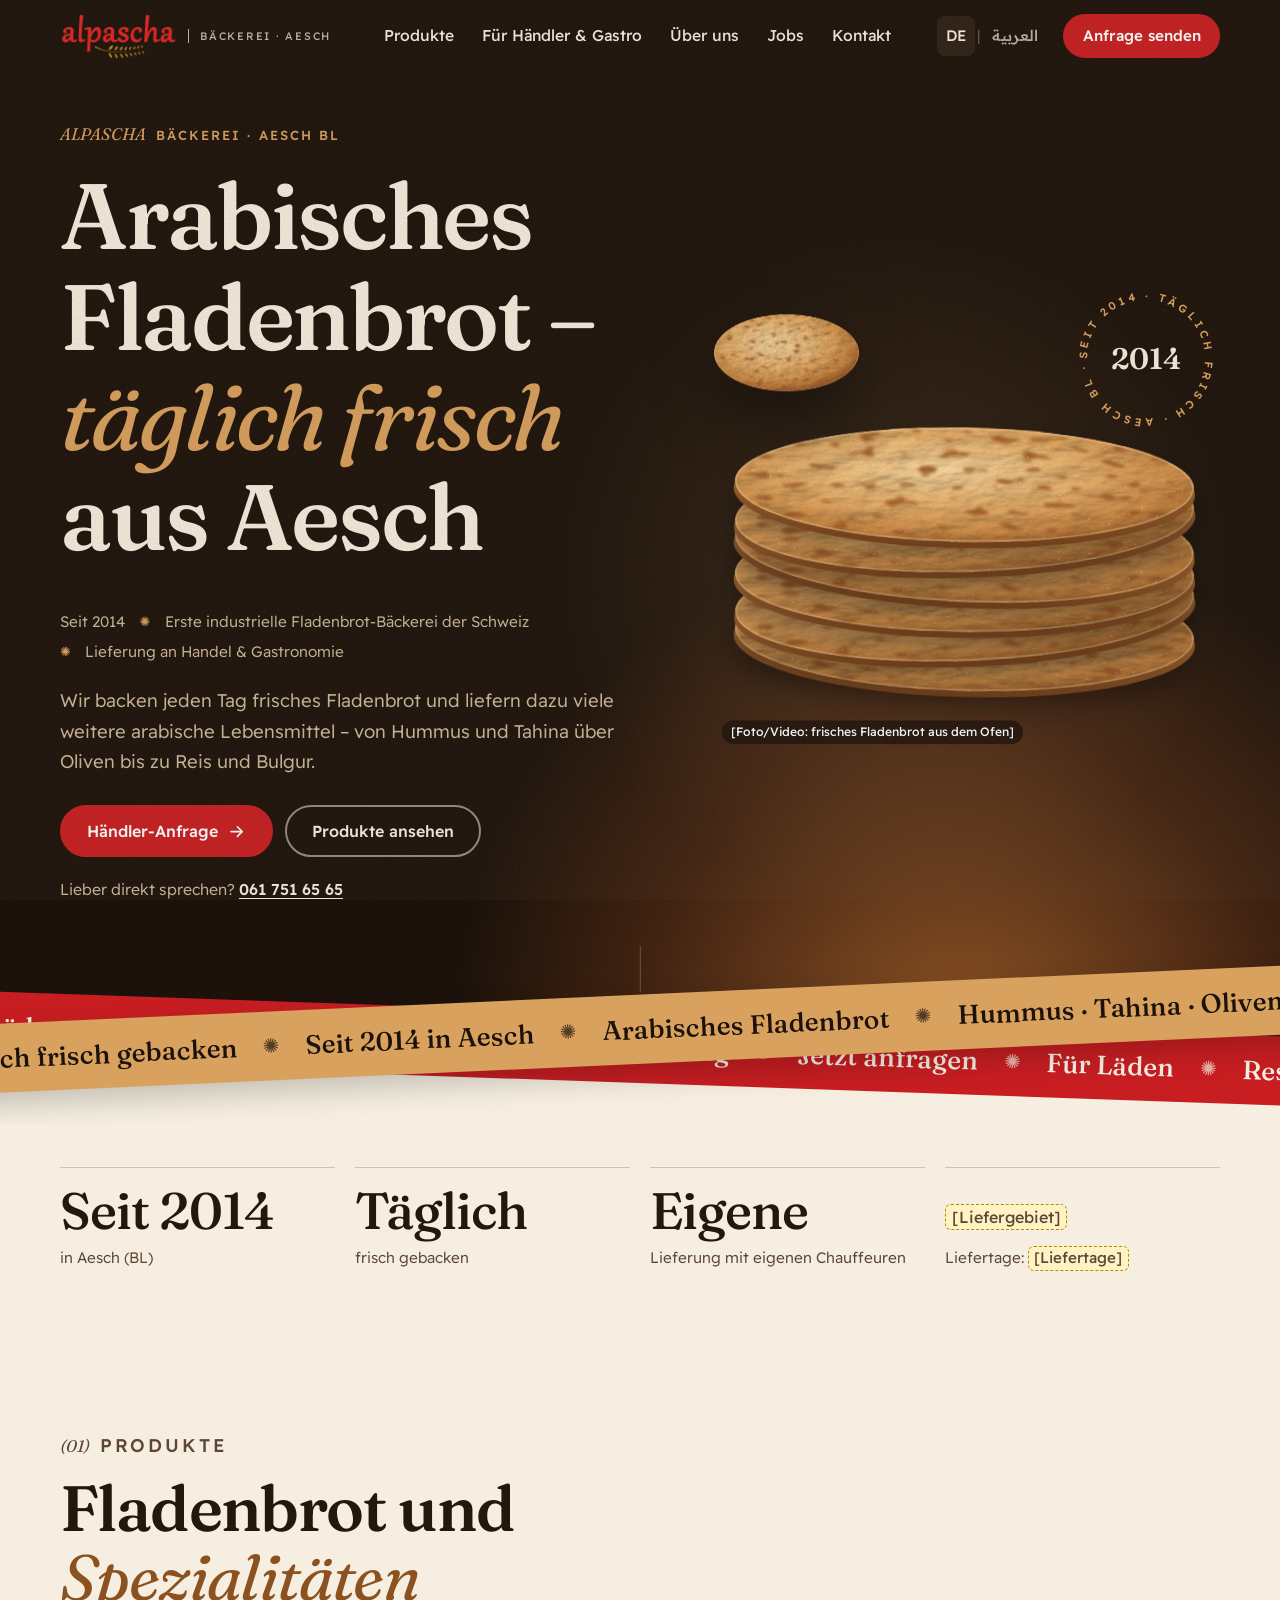
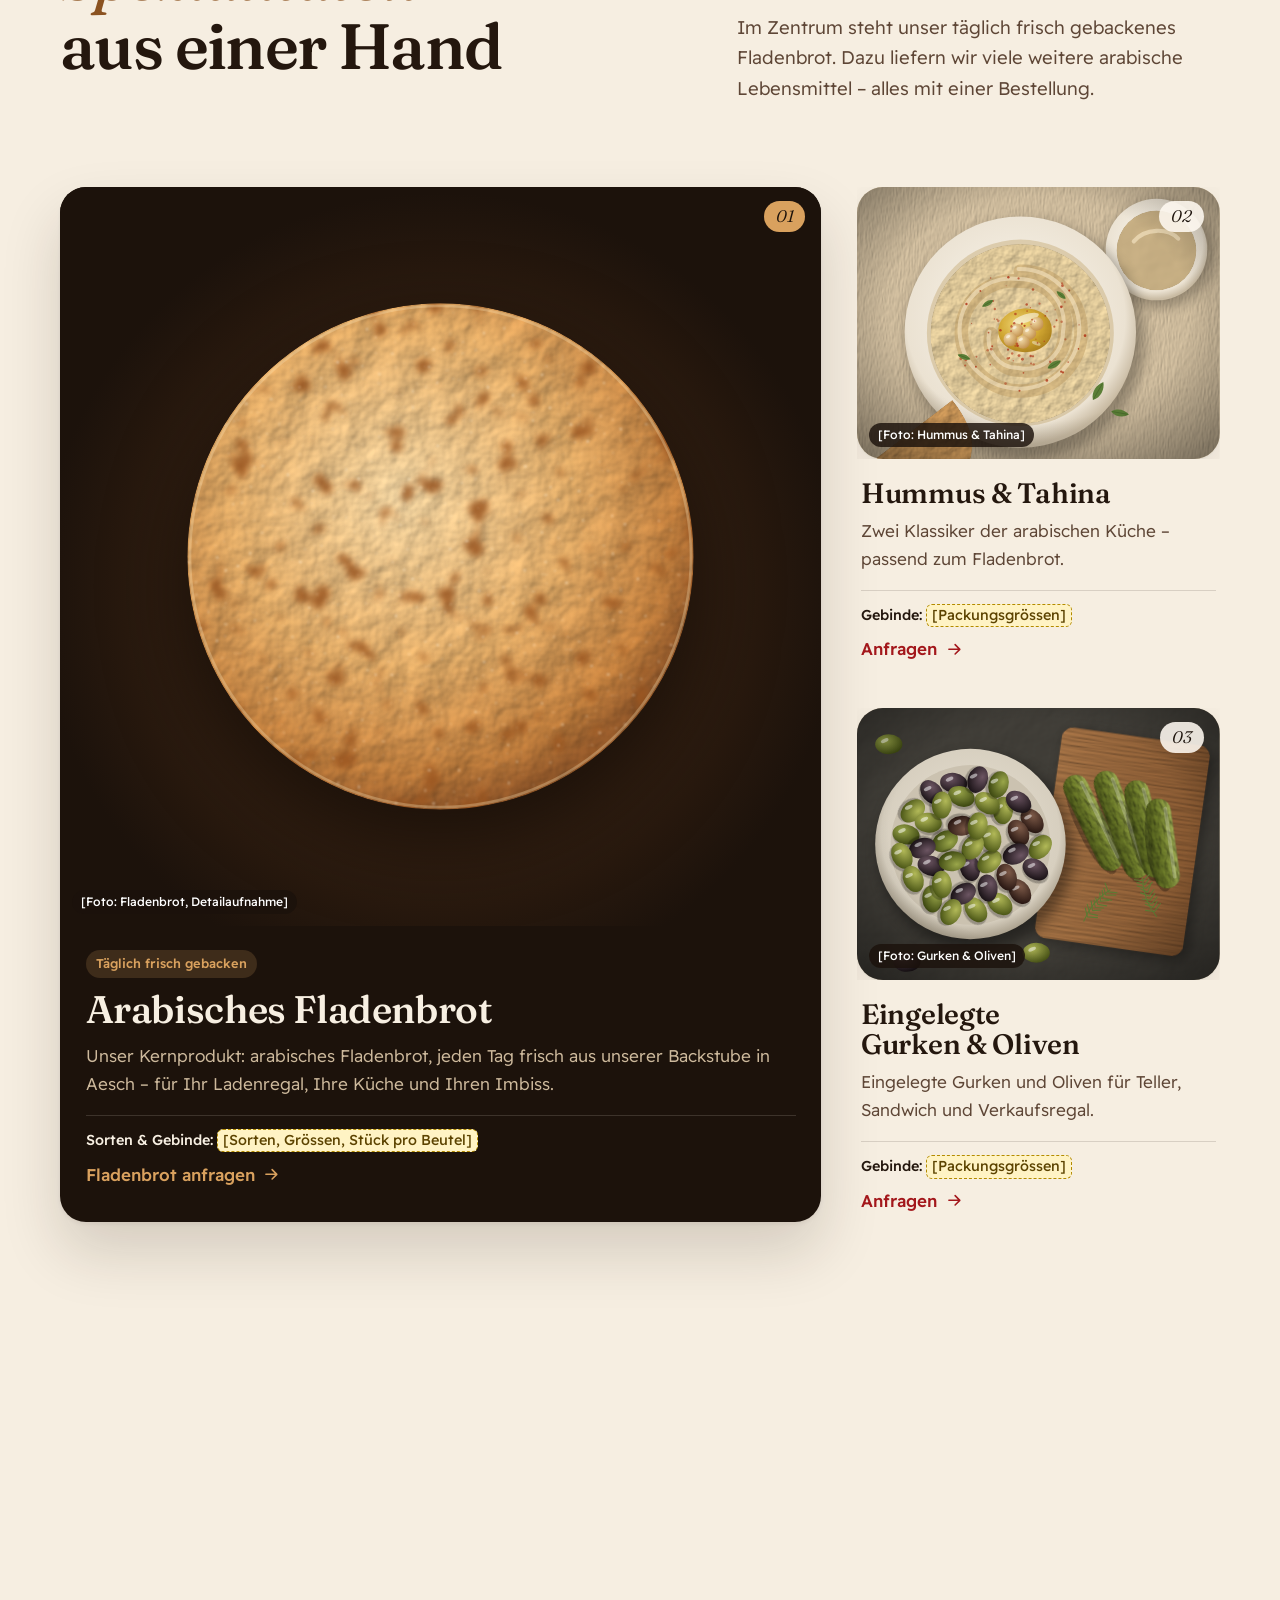
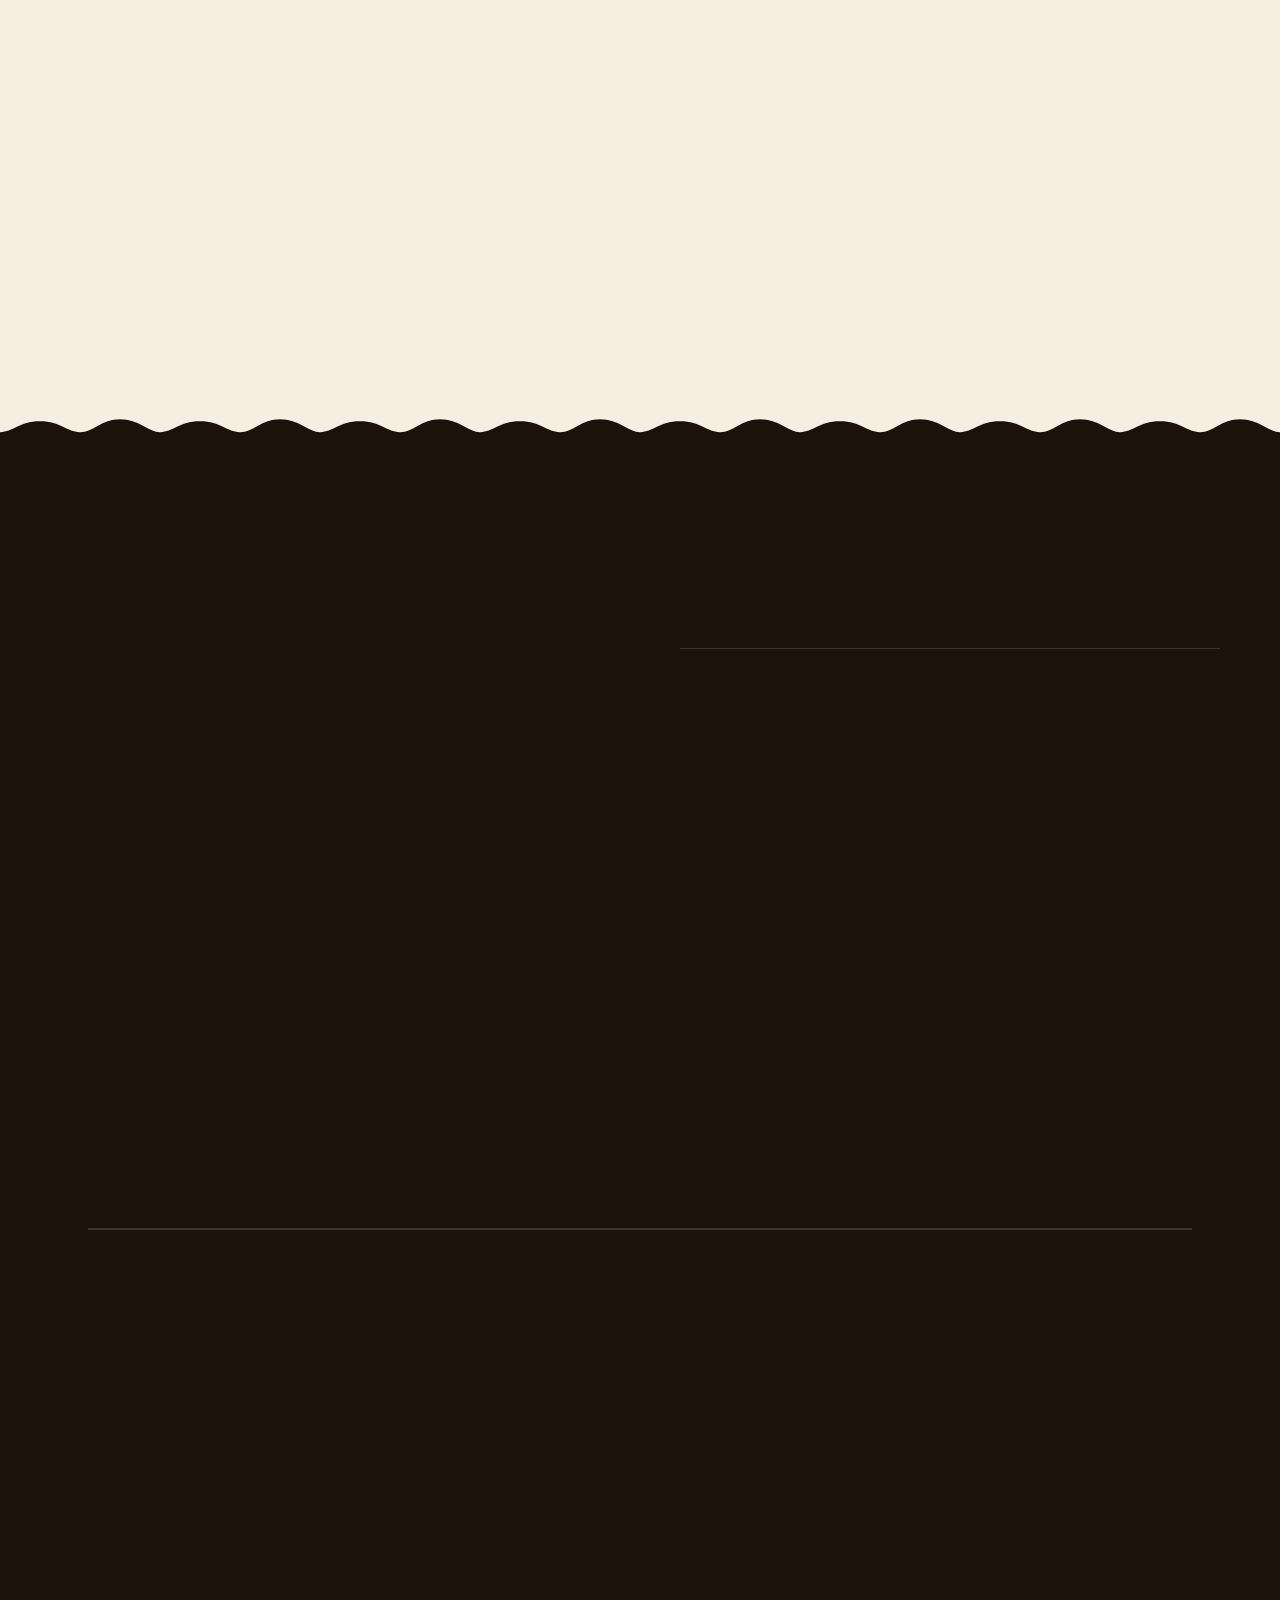
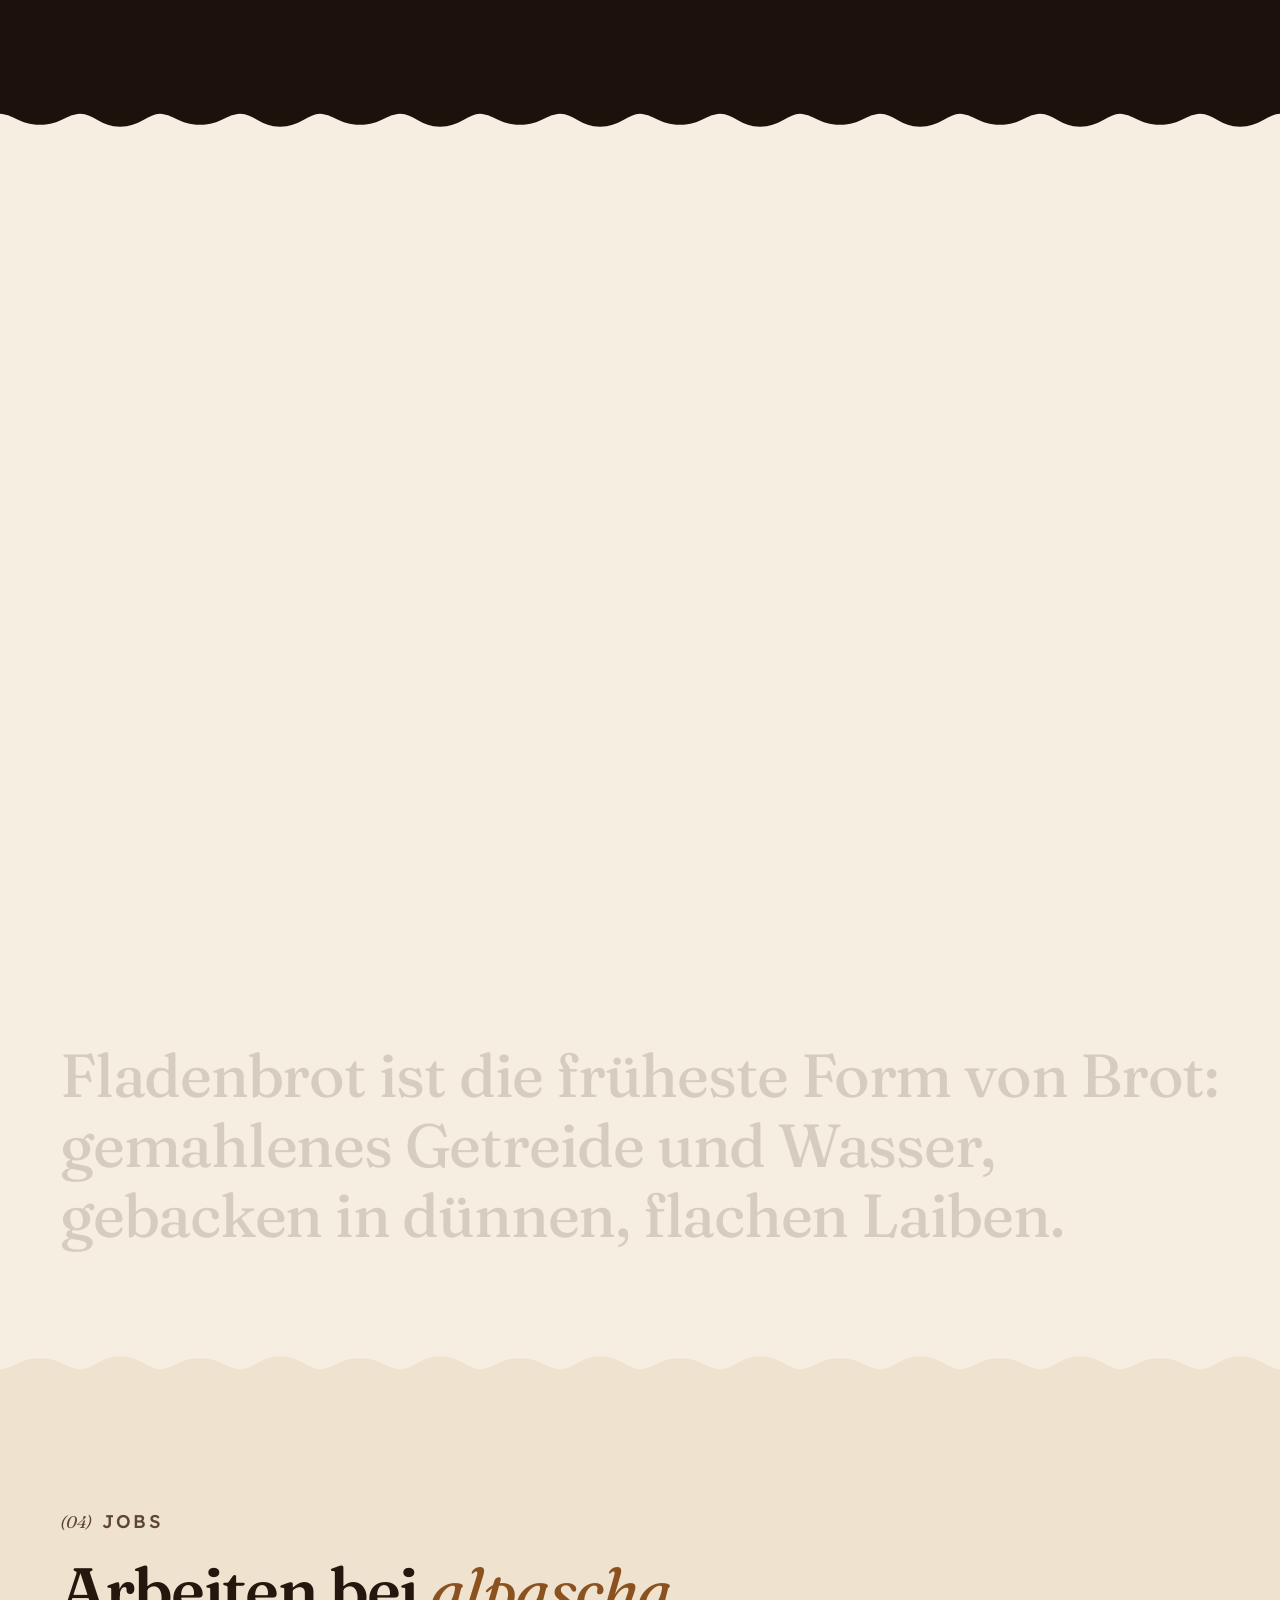
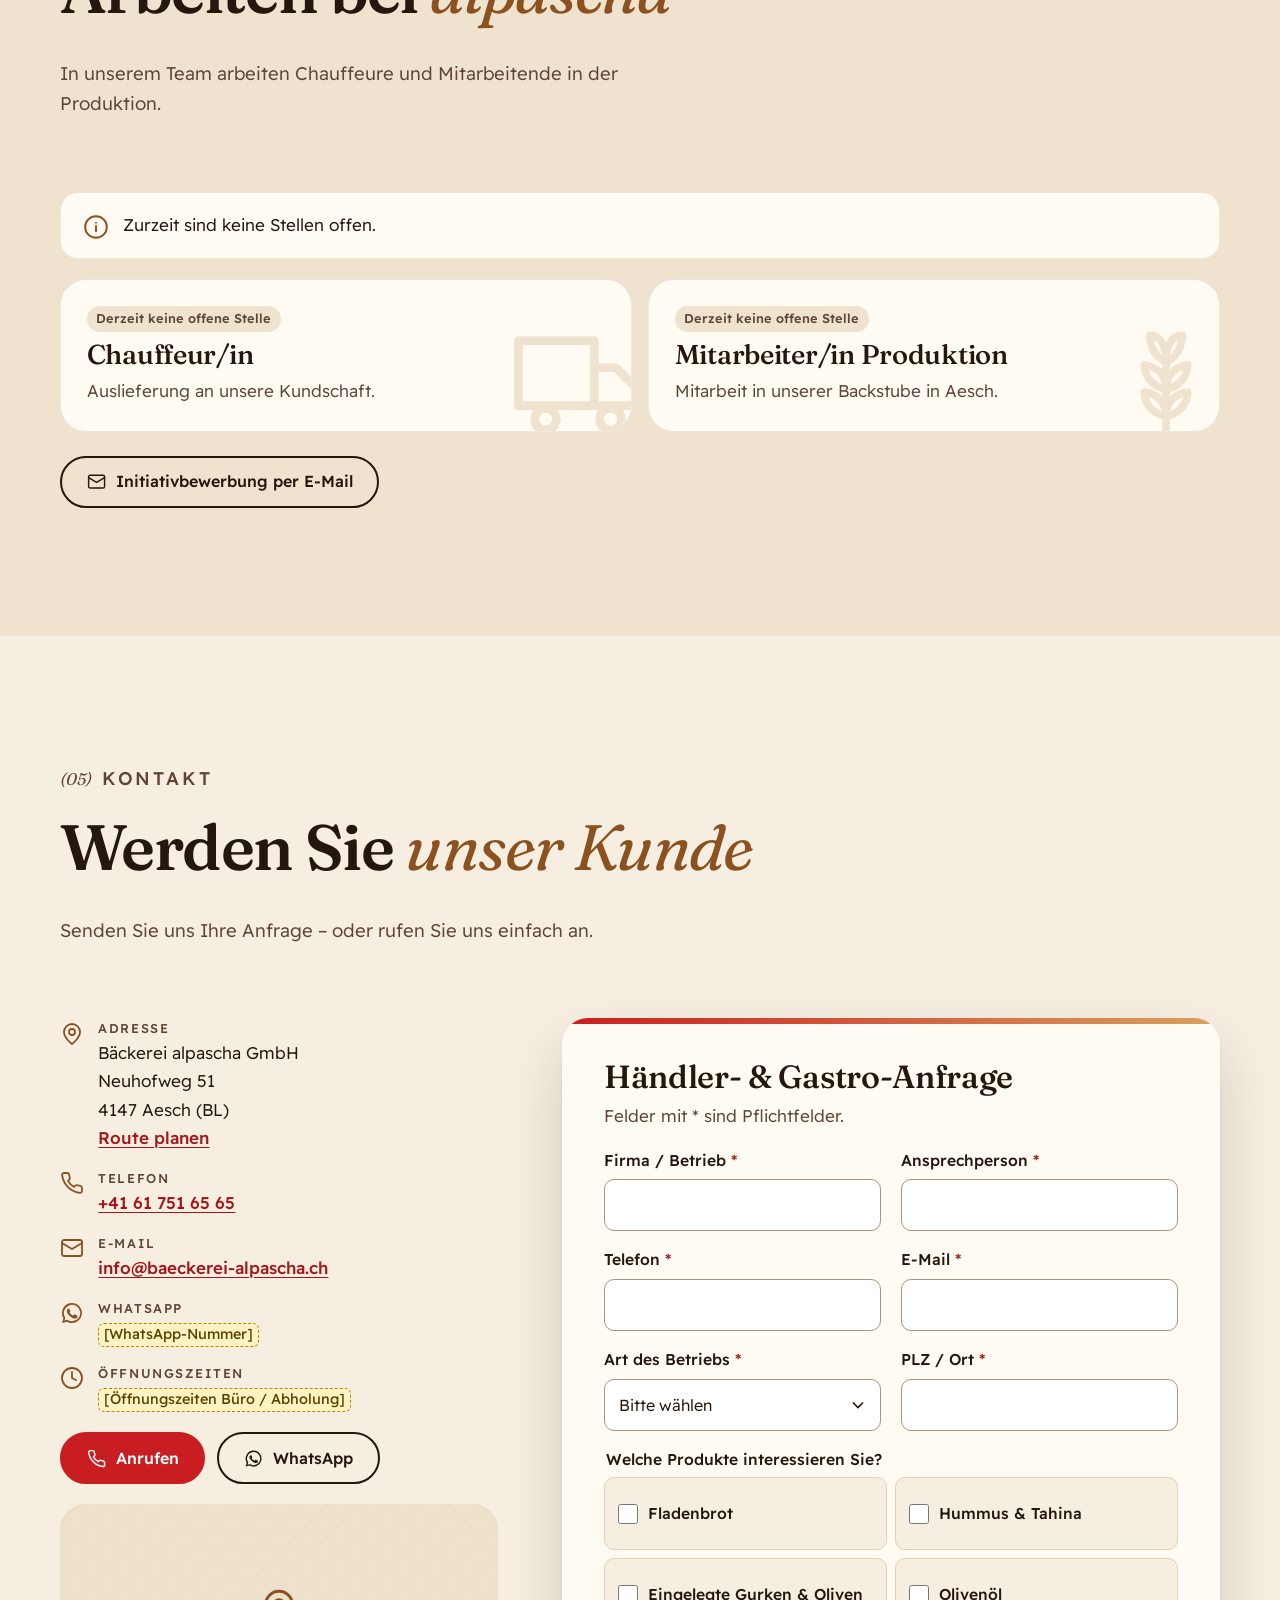
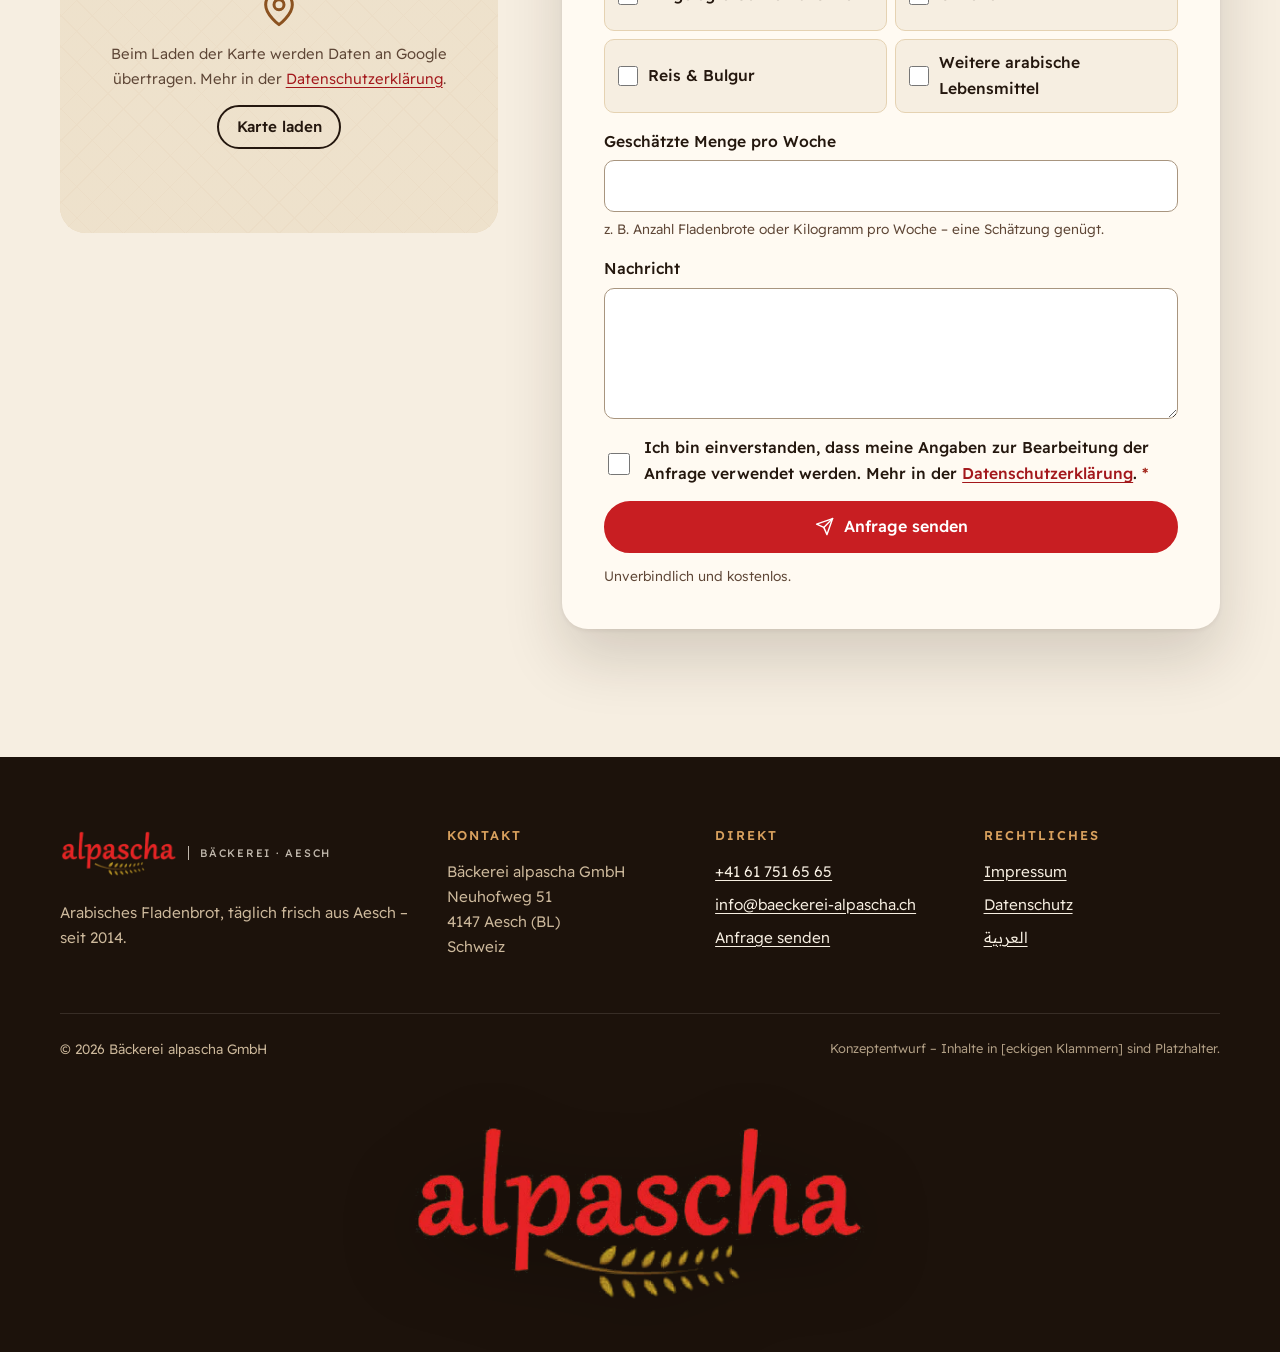
<file: alpascha-redesign/de/index.html>
<!doctype html>
<html lang="de-CH" dir="ltr">
<head>
  <meta charset="utf-8">
  <meta name="viewport" content="width=device-width, initial-scale=1, viewport-fit=cover">
  <title>Arabisches Fladenbrot täglich frisch | Bäckerei alpascha, Aesch bei Basel</title>
  <meta name="description" content="Seit 2014 die erste industrielle Bäckerei für arabisches Fladenbrot in der Schweiz. Täglich frisch aus Aesch BL, dazu Hummus, Tahina, Oliven, Reis und Bulgur. Jetzt als Händler oder Gastrobetrieb anfragen.">
  <link rel="canonical" href="https://www.baeckerei-alpascha.ch/de/">
  <link rel="alternate" hreflang="de" href="https://www.baeckerei-alpascha.ch/de/">
  <link rel="alternate" hreflang="ar" href="https://www.baeckerei-alpascha.ch/ar/">
  <link rel="alternate" hreflang="x-default" href="https://www.baeckerei-alpascha.ch/de/">
  <meta name="theme-color" content="#fbf6ee">
  <meta property="og:type" content="website">
  <meta property="og:locale" content="de_CH">
  <meta property="og:locale:alternate" content="ar_AR">
  <meta property="og:site_name" content="Bäckerei alpascha">
  <meta property="og:title" content="Arabisches Fladenbrot – täglich frisch aus Aesch">
  <meta property="og:description" content="Seit 2014 die erste industrielle Bäckerei für arabisches Fladenbrot in der Schweiz. Lieferung an Handel & Gastronomie.">
  <meta property="og:url" content="https://www.baeckerei-alpascha.ch/de/">
  <!-- [og:image] ergänzen, sobald echtes Foto vorhanden (1200×630 JPG) -->
  <link rel="icon" href="../favicon-64.png" type="image/png" sizes="64x64">
  <link rel="apple-touch-icon" href="../apple-touch-icon.png">
  <link rel="preload" href="../assets/fonts/readex-pro-latin-wght-normal.woff2" as="font" type="font/woff2" crossorigin>
  <link rel="preload" href="../assets/fonts/fraunces-latin-wght-normal.woff2" as="font" type="font/woff2" crossorigin>
  <link rel="preload" href="../assets/img/art/fladen.svg" as="image">
  <link rel="stylesheet" href="../assets/css/style.css">
  <script>
    /* Intro einmal pro Sitzung zeigen (mit ?intro=1 erzwingen), nie bei «Bewegung reduzieren» */
    (function (h) {
      h.classList.add("js");
      try {
        var force = /[?&]intro=1/.test(location.search);
        if ((force || !sessionStorage.getItem("alpascha-intro")) && !matchMedia("(prefers-reduced-motion: reduce)").matches) {
          h.classList.add("show-intro");
          sessionStorage.setItem("alpascha-intro", "1");
        }
      } catch (e) {}
    })(document.documentElement);
  </script>
  <!-- TODO vor Livegang: "geo" (latitude/longitude) ergänzen, sobald die Koordinaten des Standorts bestätigt sind -->
  <script type="application/ld+json">
  {
    "@context": "https://schema.org",
    "@graph": [
      {
        "@type": "Bakery",
        "@id": "https://www.baeckerei-alpascha.ch/#bakery",
        "name": "Bäckerei alpascha GmbH",
        "alternateName": "alpascha",
        "logo": "https://www.baeckerei-alpascha.ch/assets/img/logo.png",
        "description": "Seit 2014 die erste industrielle Bäckerei für arabisches Fladenbrot in der Schweiz. Täglich frisch gebackenes Fladenbrot und viele weitere arabische Lebensmittel.",
        "url": "https://www.baeckerei-alpascha.ch/de/",
        "telephone": "+41 61 751 65 65",
        "email": "info@baeckerei-alpascha.ch",
        "foundingDate": "2014",
        "address": {
          "@type": "PostalAddress",
          "streetAddress": "Neuhofweg 51",
          "postalCode": "4147",
          "addressLocality": "Aesch",
          "addressRegion": "BL",
          "addressCountry": "CH"
        },
        "hasMap": "https://www.google.com/maps/search/?api=1&query=Neuhofweg+51%2C+4147+Aesch",
        "hasOfferCatalog": {
          "@type": "OfferCatalog",
          "name": "Produkteangebot",
          "itemListElement": [
            { "@type": "Offer", "itemOffered": { "@type": "Product", "name": "Arabisches Fladenbrot" } },
            { "@type": "Offer", "itemOffered": { "@type": "Product", "name": "Hummus" } },
            { "@type": "Offer", "itemOffered": { "@type": "Product", "name": "Tahina" } },
            { "@type": "Offer", "itemOffered": { "@type": "Product", "name": "Eingelegte Gurken" } },
            { "@type": "Offer", "itemOffered": { "@type": "Product", "name": "Oliven" } },
            { "@type": "Offer", "itemOffered": { "@type": "Product", "name": "Olivenöl" } },
            { "@type": "Offer", "itemOffered": { "@type": "Product", "name": "Reis" } },
            { "@type": "Offer", "itemOffered": { "@type": "Product", "name": "Bulgur" } }
          ]
        }
      },
      {
        "@type": "WebSite",
        "@id": "https://www.baeckerei-alpascha.ch/#website",
        "url": "https://www.baeckerei-alpascha.ch/",
        "name": "Bäckerei alpascha",
        "inLanguage": ["de-CH", "ar"],
        "publisher": { "@id": "https://www.baeckerei-alpascha.ch/#bakery" }
      }
    ]
  }
  </script>
</head>
<body>
<svg width="0" height="0" style="position:absolute" aria-hidden="true" focusable="false">
  <symbol id="i-phone" viewBox="0 0 24 24" fill="none" stroke="currentColor" stroke-width="1.8" stroke-linecap="round" stroke-linejoin="round"><path d="M22 16.9v3a2 2 0 0 1-2.2 2 19.8 19.8 0 0 1-8.6-3.1 19.5 19.5 0 0 1-6-6A19.8 19.8 0 0 1 2.1 4.2 2 2 0 0 1 4.1 2h3a2 2 0 0 1 2 1.7c.1 1 .4 1.9.7 2.8a2 2 0 0 1-.5 2.1L8 9.9a16 16 0 0 0 6 6l1.3-1.3a2 2 0 0 1 2.1-.4c.9.3 1.8.6 2.8.7a2 2 0 0 1 1.7 2z"/></symbol>
  <symbol id="i-whatsapp" viewBox="0 0 24 24" fill="currentColor"><path d="M12 2a10 10 0 0 0-8.6 15.1L2 22l5-1.3A10 10 0 1 0 12 2Zm0 18.2a8.2 8.2 0 0 1-4.2-1.2l-.3-.2-3 .8.8-2.9-.2-.3A8.2 8.2 0 1 1 12 20.2Zm4.5-6.1c-.2-.1-1.5-.7-1.7-.8-.2-.1-.4-.1-.6.1l-.8 1c-.1.2-.3.2-.5.1a6.7 6.7 0 0 1-3.3-2.9c-.2-.4.2-.4.7-1.3.1-.2 0-.3 0-.4l-.8-1.8c-.2-.5-.4-.4-.6-.4h-.5a1 1 0 0 0-.7.3 3 3 0 0 0-.9 2.2 5.2 5.2 0 0 0 1.1 2.7 11.8 11.8 0 0 0 4.5 4c1.7.7 2.3.8 3.2.6.5-.1 1.5-.6 1.7-1.2.2-.6.2-1.1.2-1.2l-.5-.3Z"/></symbol>
  <symbol id="i-mail" viewBox="0 0 24 24" fill="none" stroke="currentColor" stroke-width="1.8" stroke-linecap="round" stroke-linejoin="round"><rect x="2" y="4" width="20" height="16" rx="2"/><path d="m22 7-10 6L2 7"/></symbol>
  <symbol id="i-pin" viewBox="0 0 24 24" fill="none" stroke="currentColor" stroke-width="1.8" stroke-linecap="round" stroke-linejoin="round"><path d="M20 10c0 6-8 12-8 12s-8-6-8-12a8 8 0 0 1 16 0Z"/><circle cx="12" cy="10" r="3"/></symbol>
  <symbol id="i-clock" viewBox="0 0 24 24" fill="none" stroke="currentColor" stroke-width="1.8" stroke-linecap="round"><circle cx="12" cy="12" r="10"/><path d="M12 6v6l4 2"/></symbol>
  <symbol id="i-arrow" viewBox="0 0 24 24" fill="none" stroke="currentColor" stroke-width="2" stroke-linecap="round" stroke-linejoin="round"><path d="M5 12h14M13 6l6 6-6 6"/></symbol>
  <symbol id="i-send" viewBox="0 0 24 24" fill="none" stroke="currentColor" stroke-width="1.8" stroke-linecap="round" stroke-linejoin="round"><path d="m22 2-7 20-4-9-9-4Z"/><path d="M22 2 11 13"/></symbol>
  <symbol id="i-calendar" viewBox="0 0 24 24" fill="none" stroke="currentColor" stroke-width="1.6" stroke-linecap="round"><rect x="3" y="4" width="18" height="18" rx="2"/><path d="M16 2v4M8 2v4M3 10h18"/><path d="M8 15h3M13 15h3M8 18h3"/></symbol>
  <symbol id="i-sun" viewBox="0 0 24 24" fill="none" stroke="currentColor" stroke-width="1.6" stroke-linecap="round"><circle cx="12" cy="12" r="4"/><path d="M12 2v2M12 20v2M4.9 4.9l1.4 1.4M17.7 17.7l1.4 1.4M2 12h2M20 12h2M4.9 19.1l1.4-1.4M17.7 6.3l1.4-1.4"/></symbol>
  <symbol id="i-truck" viewBox="0 0 24 24" fill="none" stroke="currentColor" stroke-width="1.6" stroke-linecap="round" stroke-linejoin="round"><path d="M1 4h14v12H1zM15 9h4l4 4v3h-8"/><circle cx="6" cy="18.5" r="2"/><circle cx="18" cy="18.5" r="2"/></symbol>
  <symbol id="i-map" viewBox="0 0 24 24" fill="none" stroke="currentColor" stroke-width="1.6" stroke-linecap="round" stroke-linejoin="round"><path d="M1 6v16l7-4 8 4 7-4V2l-7 4-8-4-7 4zM8 2v16M16 6v16"/></symbol>
  <symbol id="i-store" viewBox="0 0 24 24" fill="none" stroke="currentColor" stroke-width="1.6" stroke-linecap="round" stroke-linejoin="round"><path d="M3 9l1.5-5h15L21 9M3 9v11h18V9M3 9h18M9 20v-6h6v6"/><path d="M3 9a3 3 0 0 0 6 0 3 3 0 0 0 6 0 3 3 0 0 0 6 0"/></symbol>
  <symbol id="i-restaurant" viewBox="0 0 24 24" fill="none" stroke="currentColor" stroke-width="1.6" stroke-linecap="round" stroke-linejoin="round"><path d="M4 2v7a3 3 0 0 0 6 0V2M7 2v20M17 22V2c-2.5 1.5-4 4-4 8v4h4"/></symbol>
  <symbol id="i-kebab" viewBox="0 0 24 24" fill="none" stroke="currentColor" stroke-width="1.6" stroke-linecap="round" stroke-linejoin="round"><path d="M12 1v22"/><path d="M7 5h10l-1 4H8zM6.5 9h11l-1 4h-9zM7 13h10l-1 4H8z"/></symbol>
  <symbol id="i-catering" viewBox="0 0 24 24" fill="none" stroke="currentColor" stroke-width="1.6" stroke-linecap="round" stroke-linejoin="round"><path d="M2 18h20M4 18a8 8 0 0 1 16 0M12 7V5M10 5h4M2 21h20"/></symbol>
  <symbol id="i-wheat" viewBox="0 0 24 24" fill="none" stroke="currentColor" stroke-width="1.4" stroke-linecap="round" stroke-linejoin="round"><path d="M12 22V8"/><path d="M12 8c-2-1-3-3-3-5 2 0 3 2 3 5ZM12 8c2-1 3-3 3-5-2 0-3 2-3 5Z"/><path d="M12 13c-2.5-.5-4-2.5-4-4.5 2.5.3 4 2 4 4.5ZM12 13c2.5-.5 4-2.5 4-4.5-2.5.3-4 2-4 4.5Z"/><path d="M12 18c-2.5-.5-4-2.5-4-4.5 2.5.3 4 2 4 4.5ZM12 18c2.5-.5 4-2.5 4-4.5-2.5.3-4 2-4 4.5Z"/></symbol>
  <symbol id="i-check" viewBox="0 0 24 24" fill="none" stroke="currentColor" stroke-width="1.8" stroke-linecap="round" stroke-linejoin="round"><circle cx="12" cy="12" r="10"/><path d="m8 12 3 3 5-6"/></symbol>
  <symbol id="i-info" viewBox="0 0 24 24" fill="none" stroke="currentColor" stroke-width="1.8" stroke-linecap="round"><circle cx="12" cy="12" r="10"/><path d="M12 16v-5M12 8h.01"/></symbol>
  <symbol id="i-menu" viewBox="0 0 24 24" fill="none" stroke="currentColor" stroke-width="2" stroke-linecap="round"><path d="M3 6h18M3 12h18M3 18h18"/></symbol>
  <symbol id="i-close" viewBox="0 0 24 24" fill="none" stroke="currentColor" stroke-width="2" stroke-linecap="round"><path d="M18 6 6 18M6 6l12 12"/></symbol>
</svg>

<!-- Intro: Logo «geht auf» wie ein Teig, danach hebt sich der Vorhang -->
<div class="intro" aria-hidden="true">
  <div class="intro__glow"></div>
  <div class="intro__stage">
    <svg class="intro__steam" viewBox="0 0 160 110"><path style="--s:0" d="M45 110c-14-22 14-38 4-60s12-36 0-50"/><path style="--s:1" d="M82 110c14-22-14-38-4-60s-12-36 0-50"/><path style="--s:2" d="M118 110c-14-22 14-38 4-60s12-36 0-50"/></svg>
    <div class="intro__logo"><img src="../assets/img/logo.webp" alt="" width="500" height="204"></div>
    <p class="intro__tag"><span>Bäckerei</span><span>·</span><span>Aesch</span><span>·</span><span>seit 2014</span></p>
    <span class="intro__bar"><i></i></span>
  </div>
</div>

<a class="skip-link" href="#main">Zum Inhalt springen</a>

<header class="site-header is-top">
  <div class="container site-header__inner">
    <a class="brand" href="./" aria-label="Bäckerei alpascha – Startseite">
      <img class="brand__logo" src="../assets/img/logo.webp" alt="Bäckerei alpascha" width="500" height="204">
      <span class="brand__sub">Bäckerei · Aesch</span>
    </a>

    <nav id="site-nav" class="site-nav" aria-label="Hauptnavigation">
      <ul>
        <li><a href="#produkte">Produkte</a></li>
        <li><a href="#haendler">Für Händler &amp; Gastro</a></li>
        <li><a href="#ueber-uns">Über uns</a></li>
        <li><a href="#jobs">Jobs</a></li>
        <li><a href="#kontakt">Kontakt</a></li>
      </ul>
      <a class="btn btn--block nav-cta" href="#anfrage">Anfrage senden</a>
    </nav>

    <div class="lang-switch">
      <a href="./" lang="de" hreflang="de" aria-current="true"><abbr title="Deutsch" style="text-decoration:none">DE</abbr></a>
      <span aria-hidden="true">|</span>
      <a href="../ar/" lang="ar" hreflang="ar">العربية</a>
    </div>

    <a class="btn btn--small header-cta" href="#anfrage" data-magnetic>Anfrage senden</a>

    <button class="nav-toggle" type="button" aria-expanded="false" aria-controls="site-nav">
      <svg class="icon-open" aria-hidden="true"><use href="#i-menu"/></svg>
      <svg class="icon-close" aria-hidden="true"><use href="#i-close"/></svg>
      <span class="visually-hidden">Menü</span>
    </button>
  </div>
  <span class="scroll-progress" aria-hidden="true"></span>
</header>

<main id="main">

  <!-- ================= HERO: der Ofen ================= -->
  <section class="hero" aria-labelledby="hero-title">
    <div class="container hero__grid">
      <div class="hero__text">
        <p class="label fade" style="--d:0"><b>alpascha</b> Bäckerei · Aesch BL</p>
        <h1 id="hero-title">
          <span class="line" style="--l:0"><span>Arabisches Fladenbrot –</span></span>
          <span class="line" style="--l:1"><span><em>täglich frisch</em></span></span>
          <span class="line" style="--l:2"><span>aus Aesch</span></span>
        </h1>
        <ul class="hero__facts fade" style="--d:1" aria-label="Auf einen Blick">
          <li>Seit 2014</li>
          <li>Erste industrielle Fladenbrot-Bäckerei der Schweiz</li>
          <li>Lieferung an Handel &amp; Gastronomie</li>
        </ul>
        <p class="hero__lead fade" style="--d:2">Wir backen jeden Tag frisches Fladenbrot und liefern dazu viele weitere arabische Lebensmittel – von Hummus und Tahina über Oliven bis zu Reis und Bulgur.</p>
        <div class="hero__actions fade" style="--d:3">
          <a class="btn" href="#anfrage" data-magnetic>Händler-Anfrage <svg class="icon-arrow icon-flip" aria-hidden="true"><use href="#i-arrow"/></svg></a>
          <a class="btn btn--light" href="#produkte" data-magnetic>Produkte ansehen</a>
        </div>
        <p class="hero__call fade" style="--d:4">Lieber direkt sprechen? <a href="tel:+41617516565">061 751 65 65</a></p>
      </div>

      <div class="hero__visual" data-parallax="0.08">
        <div class="scene" role="img" aria-label="Illustration: Stapel frisch gebackener Fladenbrote, aus dem Dampf aufsteigt">
          <div class="scene__float"><img src="../assets/img/art/fladen-top.svg" alt="" width="400" height="400"></div>
          <svg class="scene__steam" viewBox="0 0 400 300" aria-hidden="true">
            <path style="--s:0" d="M120 300c-24-40 26-70 6-110s22-70 0-110"/>
            <path style="--s:1" d="M205 300c22-40-26-70-6-110s-22-70 0-110"/>
            <path style="--s:2" d="M285 300c-24-40 26-70 6-110s22-70 0-110"/>
          </svg>
          <div class="scene__stack">
            <img src="../assets/img/art/fladen.svg" alt="" width="600" height="200" style="--i:0;--r:1.5deg">
            <img src="../assets/img/art/fladen-b.svg" alt="" width="600" height="200" style="--i:1;--r:-2deg">
            <img src="../assets/img/art/fladen.svg" alt="" width="600" height="200" style="--i:2;--r:.5deg">
            <img src="../assets/img/art/fladen-b.svg" alt="" width="600" height="200" style="--i:3;--r:2.5deg">
            <img src="../assets/img/art/fladen.svg" alt="" width="600" height="200" style="--i:4;--r:-1.5deg">
            <img src="../assets/img/art/fladen-b.svg" alt="" width="600" height="200" style="--i:5;--r:1deg">
          </div>
          <div class="scene__dust" aria-hidden="true">
            <span style="--x:12%;--y:30%;--t:7s;--dl:0s;--dx:30px"></span>
            <span style="--x:22%;--y:20%;--s:3px;--t:9s;--dl:1.5s;--dx:-20px"></span>
            <span style="--x:35%;--y:45%;--t:6s;--dl:3s;--dx:15px"></span>
            <span style="--x:48%;--y:25%;--s:5px;--t:8s;--dl:.8s;--dx:-35px"></span>
            <span style="--x:58%;--y:40%;--s:3px;--t:7.5s;--dl:2.2s;--dx:25px"></span>
            <span style="--x:68%;--y:18%;--t:10s;--dl:4s;--dx:-15px"></span>
            <span style="--x:78%;--y:35%;--s:3px;--t:6.5s;--dl:1s;--dx:40px"></span>
            <span style="--x:88%;--y:28%;--t:8.5s;--dl:3.5s;--dx:-25px"></span>
            <span style="--x:28%;--y:55%;--s:2px;--t:7s;--dl:5s;--dx:10px"></span>
            <span style="--x:72%;--y:52%;--s:2px;--t:9s;--dl:6s;--dx:-10px"></span>
          </div>
          <div class="badge-spin" aria-hidden="true">
            <svg viewBox="0 0 150 150"><defs><path id="badge-circle" d="M75 75m-60 0a60 60 0 1 1 120 0a60 60 0 1 1-120 0"/></defs><text><textPath href="#badge-circle" textLength="372" lengthAdjust="spacing">SEIT 2014 · TÄGLICH FRISCH · AESCH BL ·</textPath></text></svg>
            <strong>2014</strong>
          </div>
          <span class="media__tag">[Foto/Video: frisches Fladenbrot aus dem Ofen]</span>
        </div>
      </div>
    </div>
    <a class="scroll-cue" href="#produkte"><i></i>Scrollen</a>
  </section>

  <!-- ================= LAUFBÄNDER ================= -->
  <div class="tapes" aria-hidden="true">
    <div class="tape tape--a"><div class="tape__track">
      <span>Täglich frisch gebacken <i>✺</i> Seit 2014 in Aesch <i>✺</i> Arabisches Fladenbrot <i>✺</i> Hummus · Tahina · Oliven <i>✺</i> Reis &amp; Bulgur <i>✺</i> Eigene Lieferung <i>✺</i></span>
      <span>Täglich frisch gebacken <i>✺</i> Seit 2014 in Aesch <i>✺</i> Arabisches Fladenbrot <i>✺</i> Hummus · Tahina · Oliven <i>✺</i> Reis &amp; Bulgur <i>✺</i> Eigene Lieferung <i>✺</i></span>
    </div></div>
    <div class="tape tape--b"><div class="tape__track">
      <span>Für Läden <i>✺</i> Restaurants <i>✺</i> Kebab &amp; Falafel <i>✺</i> Catering <i>✺</i> Jetzt anfragen <i>✺</i> Für Läden <i>✺</i> Restaurants <i>✺</i> Kebab &amp; Falafel <i>✺</i> Catering <i>✺</i> Jetzt anfragen <i>✺</i></span>
      <span>Für Läden <i>✺</i> Restaurants <i>✺</i> Kebab &amp; Falafel <i>✺</i> Catering <i>✺</i> Jetzt anfragen <i>✺</i> Für Läden <i>✺</i> Restaurants <i>✺</i> Kebab &amp; Falafel <i>✺</i> Catering <i>✺</i> Jetzt anfragen <i>✺</i></span>
    </div></div>
  </div>

  <!-- ================= FAKTEN ================= -->
  <section class="facts" aria-label="Fakten">
    <div class="container">
      <ul>
        <li class="reveal" style="--d:0"><strong>Seit 2014</strong><span>in Aesch (BL)</span></li>
        <li class="reveal" style="--d:1"><strong>Täglich</strong><span>frisch gebacken</span></li>
        <li class="reveal" style="--d:2"><strong>Eigene</strong><span>Lieferung mit eigenen Chauffeuren</span></li>
        <li class="reveal" style="--d:3"><strong><span class="ph">[Liefergebiet]</span></strong><span>Liefertage: <span class="ph">[Liefertage]</span></span></li>
      </ul>
    </div>
  </section>

  <!-- ================= PRODUKTE ================= -->
  <section id="produkte" class="section" aria-labelledby="produkte-title">
    <div class="container">
      <header class="section__head section__head--split">
        <div class="reveal">
          <p class="label"><b>(01)</b> Produkte</p>
          <h2 id="produkte-title">Fladenbrot und <em>Spezialitäten</em> aus einer Hand</h2>
        </div>
        <p class="reveal" style="--d:1">Im Zentrum steht unser täglich frisch gebackenes Fladenbrot. Dazu liefern wir viele weitere arabische Lebensmittel – alles mit einer Bestellung.</p>
      </header>

      <div class="products">
        <article class="product product--feature reveal">
          <span class="product__num">01</span>
          <figure class="media wipe">
            <img src="../assets/img/art/fladen-top.svg" alt="Arabisches Fladenbrot, von oben" width="400" height="400" loading="lazy" decoding="async">
            <figcaption class="media__tag">[Foto: Fladenbrot, Detailaufnahme]</figcaption>
          </figure>
          <div class="product__body">
            <span class="tag">Täglich frisch gebacken</span>
            <h3>Arabisches Fladenbrot</h3>
            <p>Unser Kernprodukt: arabisches Fladenbrot, jeden Tag frisch aus unserer Backstube in Aesch – für Ihr Ladenregal, Ihre Küche und Ihren Imbiss.</p>
            <dl class="product__meta"><dt>Sorten &amp; Gebinde:</dt> <dd><span class="ph">[Sorten, Grössen, Stück pro Beutel]</span></dd></dl>
            <div><button class="text-link" type="button" data-product="Fladenbrot">Fladenbrot anfragen <svg class="icon-arrow icon-flip" aria-hidden="true"><use href="#i-arrow"/></svg></button></div>
          </div>
        </article>

        <article class="product reveal" style="--d:1" data-tilt>
          <span class="product__num">02</span>
          <figure class="media wipe" style="--d:1">
            <img src="../assets/img/art/hummus.svg" alt="Schale Hummus mit Olivenöl" width="800" height="600" loading="lazy" decoding="async">
            <figcaption class="media__tag">[Foto: Hummus &amp; Tahina]</figcaption>
          </figure>
          <div class="product__body">
            <h3>Hummus &amp; Tahina</h3>
            <p>Zwei Klassiker der arabischen Küche – passend zum Fladenbrot.</p>
            <dl class="product__meta"><dt>Gebinde:</dt> <dd><span class="ph">[Packungsgrössen]</span></dd></dl>
            <div><button class="text-link" type="button" data-product="Hummus &amp; Tahina">Anfragen <svg class="icon-arrow icon-flip" aria-hidden="true"><use href="#i-arrow"/></svg></button></div>
          </div>
        </article>

        <article class="product reveal" style="--d:2" data-tilt>
          <span class="product__num">03</span>
          <figure class="media wipe" style="--d:2">
            <img src="../assets/img/art/oliven.svg" alt="Glas mit eingelegten Gurken und Schale mit Oliven" width="800" height="600" loading="lazy" decoding="async">
            <figcaption class="media__tag">[Foto: Gurken &amp; Oliven]</figcaption>
          </figure>
          <div class="product__body">
            <h3>Eingelegte Gurken &amp; Oliven</h3>
            <p>Eingelegte Gurken und Oliven für Teller, Sandwich und Verkaufsregal.</p>
            <dl class="product__meta"><dt>Gebinde:</dt> <dd><span class="ph">[Packungsgrössen]</span></dd></dl>
            <div><button class="text-link" type="button" data-product="Gurken &amp; Oliven">Anfragen <svg class="icon-arrow icon-flip" aria-hidden="true"><use href="#i-arrow"/></svg></button></div>
          </div>
        </article>

        <article class="product reveal" data-tilt>
          <span class="product__num">04</span>
          <figure class="media wipe">
            <img src="../assets/img/art/olivenoel.svg" alt="Flasche Olivenöl mit Olivenzweig" width="800" height="600" loading="lazy" decoding="async">
            <figcaption class="media__tag">[Foto: Olivenöl]</figcaption>
          </figure>
          <div class="product__body">
            <h3>Olivenöl</h3>
            <p>Olivenöl für Küche und Verkaufsregal.</p>
            <dl class="product__meta"><dt>Gebinde:</dt> <dd><span class="ph">[Flaschen-/Kanistergrössen]</span></dd></dl>
            <div><button class="text-link" type="button" data-product="Olivenöl">Anfragen <svg class="icon-arrow icon-flip" aria-hidden="true"><use href="#i-arrow"/></svg></button></div>
          </div>
        </article>

        <article class="product reveal" style="--d:1" data-tilt>
          <span class="product__num">05</span>
          <figure class="media wipe" style="--d:1">
            <img src="../assets/img/art/reis-bulgur.svg" alt="Säcke mit Reis und Bulgur" width="800" height="600" loading="lazy" decoding="async">
            <figcaption class="media__tag">[Foto: Reis &amp; Bulgur]</figcaption>
          </figure>
          <div class="product__body">
            <h3>Reis &amp; Bulgur</h3>
            <p>Reis und mehrere Sorten Bulgur – Grundzutaten für viele arabische Gerichte.</p>
            <dl class="product__meta"><dt>Gebinde:</dt> <dd><span class="ph">[Sorten &amp; Sackgrössen]</span></dd></dl>
            <div><button class="text-link" type="button" data-product="Reis &amp; Bulgur">Anfragen <svg class="icon-arrow icon-flip" aria-hidden="true"><use href="#i-arrow"/></svg></button></div>
          </div>
        </article>

        <article class="product reveal" style="--d:2" data-tilt>
          <span class="product__num">06</span>
          <figure class="media wipe" style="--d:2">
            <img src="../assets/img/art/sortiment.svg" alt="Regal mit arabischen Lebensmitteln" width="800" height="600" loading="lazy" decoding="async">
            <figcaption class="media__tag">[Foto: Sortiment im Lager]</figcaption>
          </figure>
          <div class="product__body">
            <h3>Weitere arabische Lebensmittel</h3>
            <p>Unser Sortiment passen wir laufend an die Bedürfnisse unserer Kundschaft und an die Marktverfügbarkeit an. Fragen Sie nach Ihrem Wunschprodukt.</p>
            <dl class="product__meta"><dt>Aktuelle Liste:</dt> <dd><span class="ph">[Sortimentsliste als PDF]</span></dd></dl>
            <div><button class="text-link" type="button" data-product="Weitere Produkte">Anfragen <svg class="icon-arrow icon-flip" aria-hidden="true"><use href="#i-arrow"/></svg></button></div>
          </div>
        </article>
      </div>

      <p class="products__note reveal">Preise: <span class="ph">[auf Anfrage / Preisliste]</span></p>
    </div>
  </section>

  <!-- ================= HÄNDLER & GASTRO (dunkel) ================= -->
  <section id="haendler" class="section section--oven edge-top edge-bottom" aria-labelledby="haendler-title">
    <div class="container">
      <div class="b2b__grid">
        <div class="reveal">
          <p class="label"><b>(02)</b> Für Händler &amp; Gastro</p>
          <h2 id="haendler-title">Frisches Fladenbrot für <em>Ihr Geschäft</em></h2>
          <p>Sie führen ein Lebensmittelgeschäft, ein Restaurant, einen Kebab- oder Falafel-Imbiss oder einen Catering-Betrieb? Senden Sie uns eine unverbindliche Anfrage – wir melden uns mit einem Angebot.</p>
          <div class="b2b__cta">
            <a class="btn" href="#anfrage" data-magnetic>Händler-Anfrage senden <svg class="icon-arrow icon-flip" aria-hidden="true"><use href="#i-arrow"/></svg></a>
            <a class="btn btn--light" href="tel:+41617516565" data-magnetic><svg aria-hidden="true"><use href="#i-phone"/></svg> Anrufen</a>
          </div>
        </div>
        <ul class="audiences" aria-label="Für wen">
          <li class="reveal" style="--d:0"><svg aria-hidden="true"><use href="#i-store"/></svg>Lebensmittel&shy;geschäfte</li>
          <li class="reveal" style="--d:1"><svg aria-hidden="true"><use href="#i-restaurant"/></svg>Restaurants</li>
          <li class="reveal" style="--d:2"><svg aria-hidden="true"><use href="#i-kebab"/></svg>Kebab &amp; Falafel</li>
          <li class="reveal" style="--d:3"><svg aria-hidden="true"><use href="#i-catering"/></svg>Catering</li>
        </ul>
      </div>

      <h3 class="steps__title reveal">So werden Sie Kunde</h3>
      <ol class="steps">
        <li class="reveal">
          <span class="steps__num" aria-hidden="true">1</span>
          <h3>Anfrage senden</h3>
          <p>Formular ausfüllen, anrufen oder per WhatsApp schreiben. Sagen Sie uns, welche Produkte und Mengen Sie brauchen.</p>
        </li>
        <li class="reveal" style="--d:1">
          <span class="steps__num" aria-hidden="true">2</span>
          <h3>Angebot erhalten</h3>
          <p>Wir melden uns mit einem Angebot für Ihren Betrieb. <span class="ph">[Reaktionszeit, z. B. «innert X Arbeitstagen»]</span></p>
        </li>
        <li class="reveal" style="--d:2">
          <span class="steps__num" aria-hidden="true">3</span>
          <h3>Regelmässige Lieferung</h3>
          <p>Unsere Chauffeure liefern zu den vereinbarten Zeiten – frisch aus Aesch.</p>
        </li>
      </ol>

      <div class="conditions reveal">
        <dl>
          <div><dt>Liefergebiet</dt><dd><span class="ph">[Liefergebiet]</span></dd></div>
          <div><dt>Liefertage</dt><dd><span class="ph">[Liefertage &amp; Zeitfenster]</span></dd></div>
          <div><dt>Mindestbestellung</dt><dd><span class="ph">[Mindestbestellmenge]</span></dd></div>
          <div><dt>Preise</dt><dd><span class="ph">[auf Anfrage?]</span></dd></div>
        </dl>
      </div>
    </div>
  </section>

  <!-- ================= ÜBER UNS ================= -->
  <section id="ueber-uns" class="section" aria-labelledby="ueber-title">
    <div class="container">
      <div class="about__grid">
        <div class="about__text reveal">
          <p class="label"><b>(03)</b> Über uns</p>
          <h2 id="ueber-title">Seit 2014 backen wir <em>in Aesch</em></h2>
          <p>Die Bäckerei alpascha GmbH ist seit 2014 die erste industrielle Bäckerei für arabisches Fladenbrot in der Schweiz. In unserer Backstube in Aesch (BL) backen wir jeden Tag frisches Fladenbrot.</p>
          <p>Neben dem Brot liefern wir viele weitere arabische Lebensmittel. Unser Sortiment passen wir laufend an die Bedürfnisse unserer Kundschaft und an die Marktverfügbarkeit an – ausgeliefert von unseren eigenen Chauffeuren.</p>
          <p><span class="ph">[Optional: persönliche Geschichte der Gründerfamilie / des Teams]</span></p>
        </div>
        <div class="mosaic">
          <figure class="media wipe">
            <img src="../assets/img/art/backstube.svg" alt="Ofen in der Backstube mit Fladenbroten" width="800" height="600" loading="lazy" decoding="async">
            <figcaption class="media__tag">[Foto: Backstube &amp; Ofen]</figcaption>
          </figure>
          <figure class="media media--slot wipe" style="--d:1" data-parallax="0.05">
            <div class="slot" aria-hidden="true"><svg><use href="#i-truck"/></svg><span>Foto folgt</span></div>
            <figcaption class="media__tag">[Foto: Lieferwagen]</figcaption>
          </figure>
          <figure class="media media--slot wipe" style="--d:2" data-parallax="-0.06">
            <div class="slot" aria-hidden="true"><svg><use href="#i-wheat"/></svg><span>Foto folgt</span></div>
            <figcaption class="media__tag">[Foto: Team]</figcaption>
          </figure>
        </div>
      </div>

      <div class="bigquote">
        <h3 class="bigquote__label reveal"><svg aria-hidden="true"><use href="#i-wheat"/></svg>Geschichte zum Fladenbrot</h3>
        <blockquote><p data-words>Fladenbrot ist die früheste Form von Brot: gemahlenes Getreide und Wasser, gebacken in dünnen, flachen Laiben.</p></blockquote>
      </div>
    </div>
  </section>

  <!-- ================= JOBS ================= -->
  <section id="jobs" class="section section--sand edge-top" aria-labelledby="jobs-title">
    <div class="container">
      <header class="section__head reveal">
        <p class="label"><b>(04)</b> Jobs</p>
        <h2 id="jobs-title">Arbeiten bei <em>alpascha</em></h2>
        <p>In unserem Team arbeiten Chauffeure und Mitarbeitende in der Produktion.</p>
      </header>

      <div class="jobs__status reveal" role="status">
        <svg aria-hidden="true"><use href="#i-info"/></svg>
        <p id="jobs-status-text">Zurzeit sind keine Stellen offen.</p>
      </div>

      <!-- Inhalt wird automatisch aus assets/js/site-config.js ersetzt, sobald dort Stellen eingetragen sind -->
      <ul id="jobs-list" class="jobs" data-mail="info@baeckerei-alpascha.ch">
        <li class="job reveal">
          <svg class="job__icon" aria-hidden="true"><use href="#i-truck"/></svg>
          <span class="job__badge">Derzeit keine offene Stelle</span>
          <h3>Chauffeur/in</h3>
          <p>Auslieferung an unsere Kundschaft.</p>
        </li>
        <li class="job reveal" style="--d:1">
          <svg class="job__icon" aria-hidden="true"><use href="#i-wheat"/></svg>
          <span class="job__badge">Derzeit keine offene Stelle</span>
          <h3>Mitarbeiter/in Produktion</h3>
          <p>Mitarbeit in unserer Backstube in Aesch.</p>
        </li>
      </ul>

      <div class="jobs__cta reveal">
        <a class="btn btn--secondary" href="mailto:info@baeckerei-alpascha.ch?subject=Initiativbewerbung" data-magnetic><svg aria-hidden="true"><use href="#i-mail"/></svg> Initiativbewerbung per E-Mail</a>
      </div>
    </div>
  </section>

  <!-- ================= KONTAKT & ANFRAGE ================= -->
  <section id="kontakt" class="section" aria-labelledby="kontakt-title">
    <div class="container">
      <header class="section__head reveal">
        <p class="label"><b>(05)</b> Kontakt</p>
        <h2 id="kontakt-title">Werden Sie <em>unser Kunde</em></h2>
        <p>Senden Sie uns Ihre Anfrage – oder rufen Sie uns einfach an.</p>
      </header>

      <div class="contact__grid">
        <div id="anfrage" class="contact__form reveal">
          <div class="form-card">
            <h3>Händler- &amp; Gastro-Anfrage</h3>
            <p>Felder mit <span class="req" aria-hidden="true">*</span> sind Pflichtfelder.</p>

            <form id="anfrage-form" action="#" method="post" novalidate>
              <div class="form-summary" role="alert" tabindex="-1"></div>
              <div class="form-grid">
                <div class="field">
                  <label for="f-firma">Firma / Betrieb <span class="req" aria-hidden="true">*</span></label>
                  <input id="f-firma" name="firma" type="text" autocomplete="organization" required data-validate aria-describedby="e-firma">
                  <p class="field__error" id="e-firma"></p>
                </div>
                <div class="field">
                  <label for="f-person">Ansprechperson <span class="req" aria-hidden="true">*</span></label>
                  <input id="f-person" name="ansprechperson" type="text" autocomplete="name" required data-validate aria-describedby="e-person">
                  <p class="field__error" id="e-person"></p>
                </div>
                <div class="field">
                  <label for="f-tel">Telefon <span class="req" aria-hidden="true">*</span></label>
                  <input id="f-tel" name="telefon" type="tel" autocomplete="tel" inputmode="tel" required data-validate aria-describedby="e-tel">
                  <p class="field__error" id="e-tel"></p>
                </div>
                <div class="field">
                  <label for="f-mail">E-Mail <span class="req" aria-hidden="true">*</span></label>
                  <input id="f-mail" name="email" type="email" autocomplete="email" required data-validate aria-describedby="e-mail">
                  <p class="field__error" id="e-mail"></p>
                </div>
                <div class="field">
                  <label for="f-art">Art des Betriebs <span class="req" aria-hidden="true">*</span></label>
                  <select id="f-art" name="betriebsart" required data-validate aria-describedby="e-art">
                    <option value="">Bitte wählen</option>
                    <option>Lebensmittelgeschäft / Laden</option>
                    <option>Restaurant</option>
                    <option>Kebab / Falafel / Imbiss</option>
                    <option>Catering</option>
                    <option>Grosshandel</option>
                    <option>Anderes</option>
                  </select>
                  <p class="field__error" id="e-art"></p>
                </div>
                <div class="field">
                  <label for="f-ort">PLZ / Ort <span class="req" aria-hidden="true">*</span></label>
                  <input id="f-ort" name="ort" type="text" autocomplete="address-level2" required data-validate aria-describedby="e-ort">
                  <p class="field__error" id="e-ort"></p>
                </div>

                <fieldset class="field field--full">
                  <legend>Welche Produkte interessieren Sie?</legend>
                  <div class="checks">
                    <label class="check"><input type="checkbox" name="produkte" value="Fladenbrot"> Fladenbrot</label>
                    <label class="check"><input type="checkbox" name="produkte" value="Hummus &amp; Tahina"> Hummus &amp; Tahina</label>
                    <label class="check"><input type="checkbox" name="produkte" value="Gurken &amp; Oliven"> Eingelegte Gurken &amp; Oliven</label>
                    <label class="check"><input type="checkbox" name="produkte" value="Olivenöl"> Olivenöl</label>
                    <label class="check"><input type="checkbox" name="produkte" value="Reis &amp; Bulgur"> Reis &amp; Bulgur</label>
                    <label class="check"><input type="checkbox" name="produkte" value="Weitere Produkte"> Weitere arabische Lebensmittel</label>
                  </div>
                </fieldset>

                <div class="field field--full">
                  <label for="f-menge">Geschätzte Menge pro Woche</label>
                  <input id="f-menge" name="menge_pro_woche" type="text" aria-describedby="h-menge">
                  <p class="hint" id="h-menge">z. B. Anzahl Fladenbrote oder Kilogramm pro Woche – eine Schätzung genügt.</p>
                </div>
                <div class="field field--full">
                  <label for="f-msg">Nachricht</label>
                  <textarea id="f-msg" name="nachricht" rows="4"></textarea>
                </div>

                <div class="hp" aria-hidden="true">
                  <label for="f-website">Website (bitte leer lassen)</label>
                  <input id="f-website" name="website" type="text" tabindex="-1" autocomplete="off">
                </div>

                <div class="field field--full">
                  <label class="consent" for="f-consent">
                    <input id="f-consent" name="datenschutz" type="checkbox" required data-validate aria-describedby="e-consent">
                    <span>Ich bin einverstanden, dass meine Angaben zur Bearbeitung der Anfrage verwendet werden. Mehr in der <a href="datenschutz.html">Datenschutzerklärung</a>. <span class="req" aria-hidden="true">*</span></span>
                  </label>
                  <p class="field__error" id="e-consent"></p>
                </div>
              </div>

              <div class="form-actions">
                <button class="btn btn--block" type="submit"><svg class="icon-flip" aria-hidden="true"><use href="#i-send"/></svg> Anfrage senden</button>
                <small>Unverbindlich und kostenlos.</small>
              </div>
            </form>

            <div id="form-success" class="form-success" hidden>
              <svg aria-hidden="true"><use href="#i-check"/></svg>
              <h3 tabindex="-1">Vielen Dank für Ihre Anfrage!</h3>
              <p>Ihre Anfrage ist bei uns eingegangen. Wir melden uns so bald wie möglich bei Ihnen.</p>
              <p>Eilt es? Rufen Sie uns an: <a href="tel:+41617516565">061 751 65 65</a></p>
              <p class="concept-note"><span class="ph">Konzeptversion: Es wurden keine Daten übermittelt.</span></p>
            </div>
          </div>
        </div>

        <div class="contact__info reveal" style="--d:1">
          <ul class="contact-list">
            <li><svg aria-hidden="true"><use href="#i-pin"/></svg>
              <div><strong>Adresse</strong>
                <address style="font-style:normal">Bäckerei alpascha GmbH<br>Neuhofweg 51<br>4147 Aesch (BL)</address>
                <a href="https://www.google.com/maps/dir/?api=1&amp;destination=Neuhofweg+51%2C+4147+Aesch" target="_blank" rel="noopener">Route planen</a>
              </div>
            </li>
            <li><svg aria-hidden="true"><use href="#i-phone"/></svg>
              <div><strong>Telefon</strong><a href="tel:+41617516565">+41 61 751 65 65</a></div>
            </li>
            <li><svg aria-hidden="true"><use href="#i-mail"/></svg>
              <div><strong>E-Mail</strong><a href="mailto:info@baeckerei-alpascha.ch">info@baeckerei-alpascha.ch</a></div>
            </li>
            <li><svg aria-hidden="true"><use href="#i-whatsapp"/></svg>
              <div><strong>WhatsApp</strong><span class="ph">[WhatsApp-Nummer]</span></div>
            </li>
            <li><svg aria-hidden="true"><use href="#i-clock"/></svg>
              <div><strong>Öffnungszeiten</strong><span class="ph">[Öffnungszeiten Büro / Abholung]</span></div>
            </li>
          </ul>

          <div class="contact__quick">
            <a class="btn" href="tel:+41617516565" data-magnetic><svg aria-hidden="true"><use href="#i-phone"/></svg> Anrufen</a>
            <a class="btn btn--secondary" href="#kontakt" data-whatsapp data-magnetic><svg aria-hidden="true"><use href="#i-whatsapp"/></svg> WhatsApp</a>
          </div>

          <div class="map">
            <div class="map__consent">
              <svg aria-hidden="true"><use href="#i-pin"/></svg>
              <p>Beim Laden der Karte werden Daten an Google übertragen. Mehr in der <a href="datenschutz.html">Datenschutzerklärung</a>.</p>
              <button class="btn btn--small btn--secondary" type="button"
                data-load-map="https://www.google.com/maps?q=Neuhofweg+51,+4147+Aesch&amp;output=embed"
                data-title="Karte: Bäckerei alpascha, Neuhofweg 51, 4147 Aesch">Karte laden</button>
            </div>
          </div>
        </div>
      </div>
    </div>
  </section>
</main>

<footer class="site-footer edge-top">
  <div class="container">
    <div class="footer__grid">
      <div class="footer__brand">
        <a class="brand" href="./">
          <img class="brand__logo" src="../assets/img/logo.webp" alt="Bäckerei alpascha" width="500" height="204">
      <span class="brand__sub">Bäckerei · Aesch</span>
        </a>
        <p>Arabisches Fladenbrot, täglich frisch aus Aesch – seit 2014.</p>
      </div>
      <div>
        <h2>Kontakt</h2>
        <address>Bäckerei alpascha GmbH<br>Neuhofweg 51<br>4147 Aesch (BL)<br>Schweiz</address>
      </div>
      <div>
        <h2>Direkt</h2>
        <ul>
          <li><a href="tel:+41617516565">+41 61 751 65 65</a></li>
          <li><a href="mailto:info@baeckerei-alpascha.ch">info@baeckerei-alpascha.ch</a></li>
          <li><a href="#anfrage">Anfrage senden</a></li>
        </ul>
      </div>
      <div>
        <h2>Rechtliches</h2>
        <ul>
          <li><a href="impressum.html">Impressum</a></li>
          <li><a href="datenschutz.html">Datenschutz</a></li>
          <li><a href="../ar/" lang="ar" hreflang="ar">العربية</a></li>
        </ul>
      </div>
    </div>
    <div class="footer__bottom">
      <span>© 2026 Bäckerei alpascha GmbH</span>
      <span class="concept-footnote">Konzeptentwurf – Inhalte in [eckigen Klammern] sind Platzhalter.</span>
    </div>
  </div>
  <div class="footer__logo reveal" aria-hidden="true"><img src="../assets/img/logo.webp" alt="" width="500" height="204" loading="lazy"></div>
</footer>

<nav class="action-bar" aria-label="Schnellkontakt">
  <a href="tel:+41617516565"><svg aria-hidden="true"><use href="#i-phone"/></svg>Anrufen</a>
  <a href="#kontakt" data-whatsapp><svg aria-hidden="true"><use href="#i-whatsapp"/></svg>WhatsApp</a>
  <a class="is-primary" href="#anfrage"><svg aria-hidden="true"><use href="#i-send"/></svg>Anfrage</a>
</nav>

<script src="../assets/js/site-config.js" defer></script>
<script src="../assets/js/main.js" defer></script>
</body>
</html>
</file>
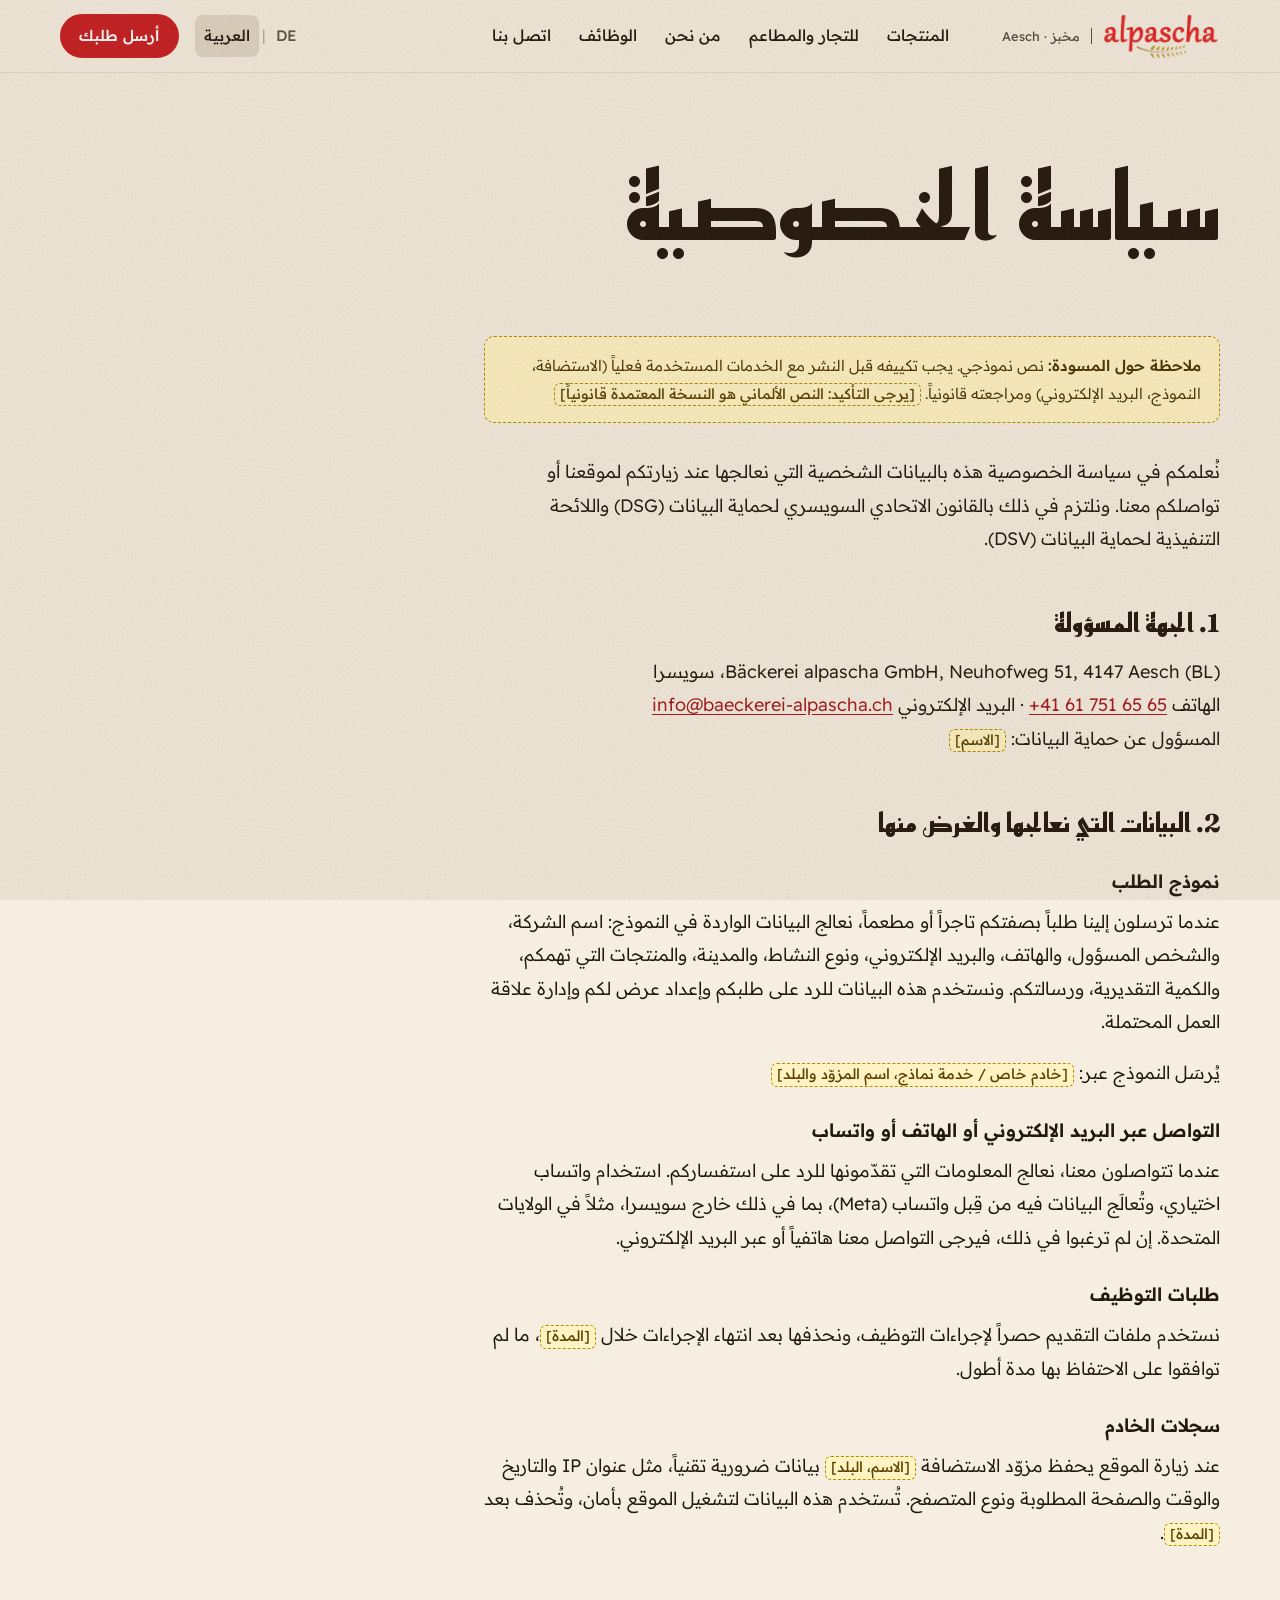
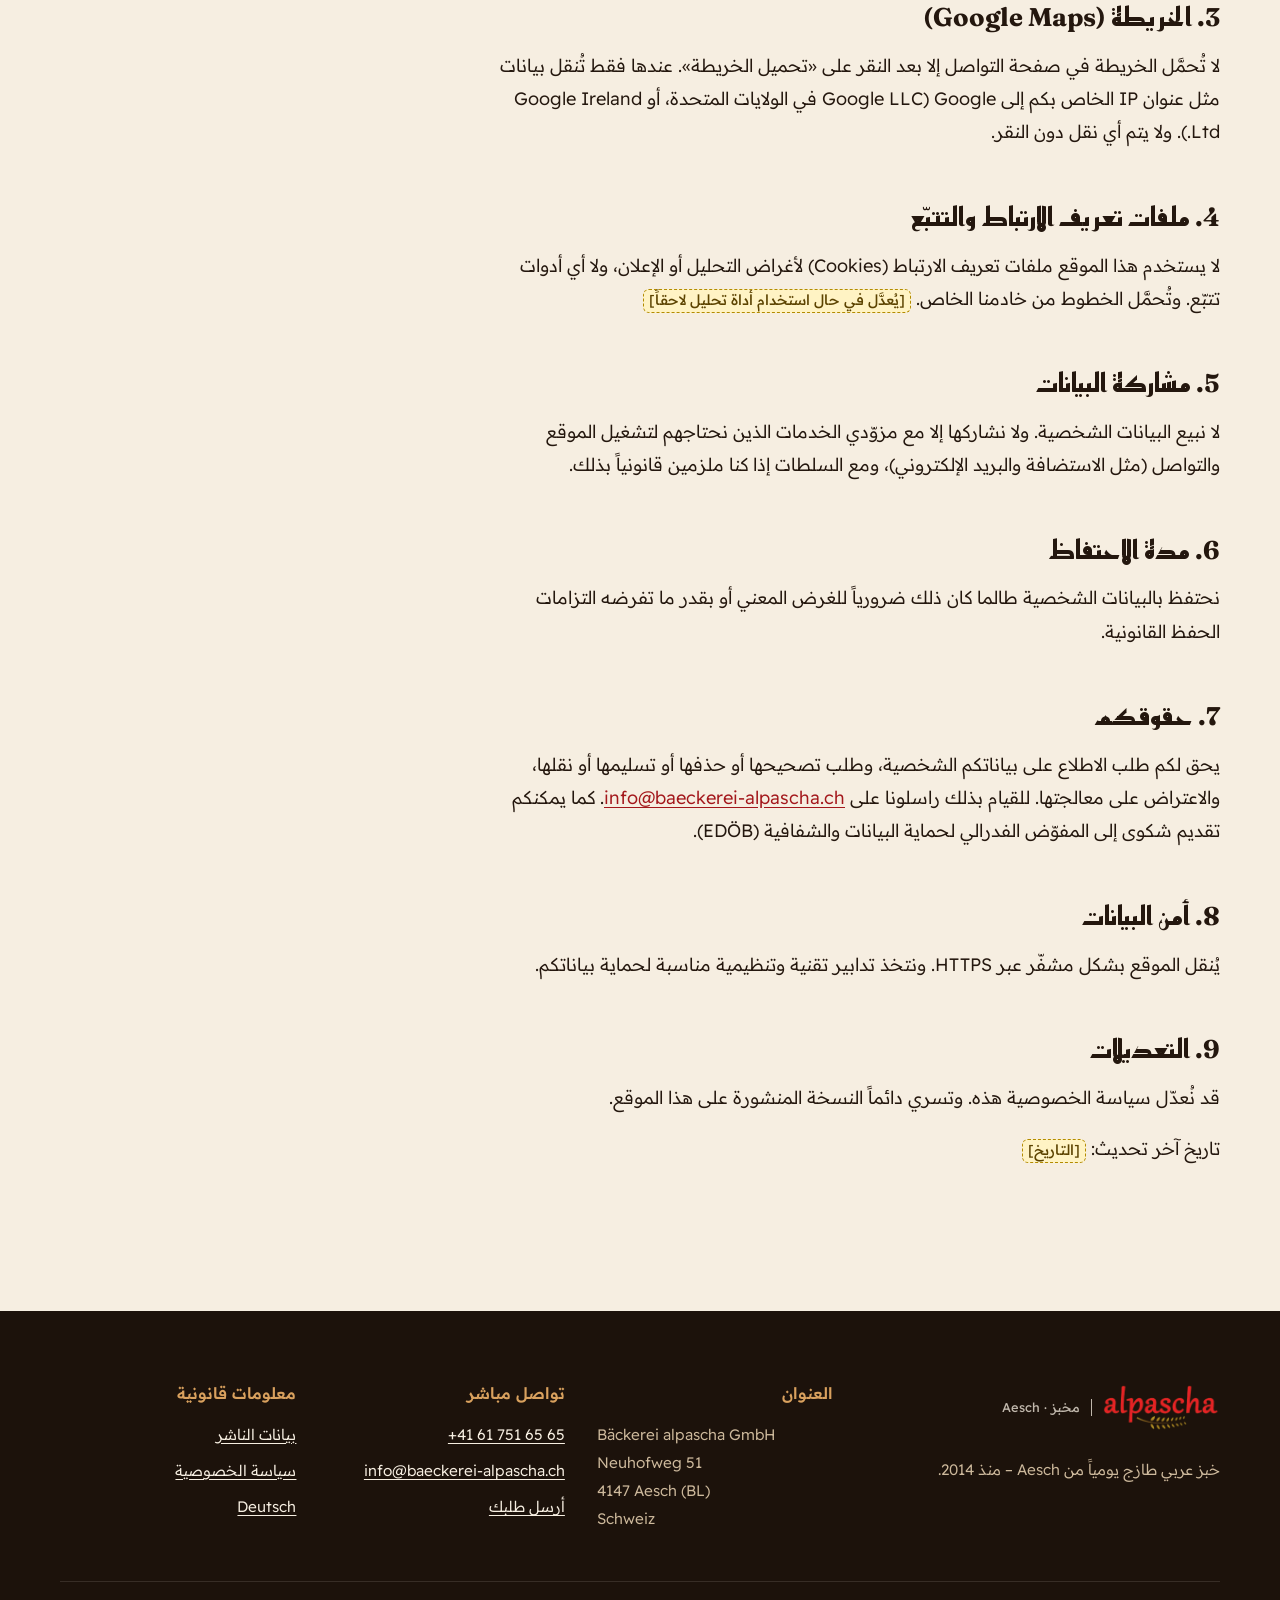
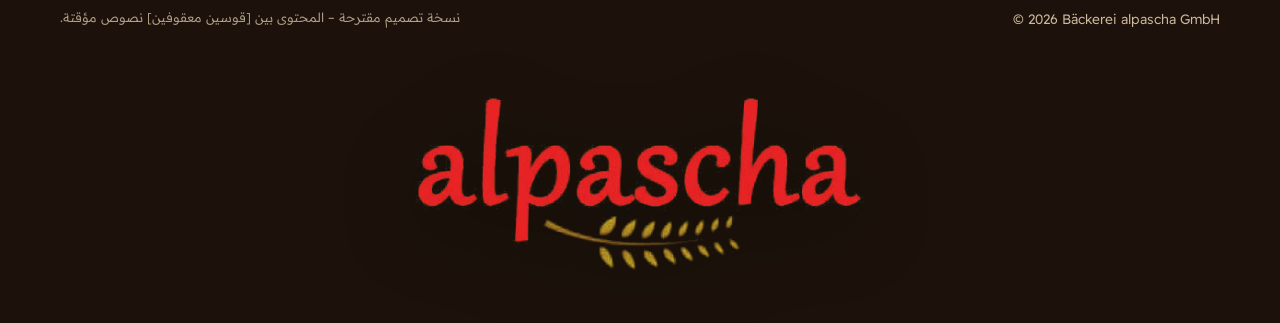
<file: alpascha-redesign/ar/datenschutz.html>
<!doctype html>
<html lang="ar" dir="rtl">
<head>
  <meta charset="utf-8">
  <meta name="viewport" content="width=device-width, initial-scale=1, viewport-fit=cover">
  <title>سياسة الخصوصية | Bäckerei alpascha GmbH</title>
  <meta name="description" content="سياسة الخصوصية لشركة Bäckerei alpascha GmbH وفق القانون السويسري لحماية البيانات.">
  <link rel="canonical" href="https://www.baeckerei-alpascha.ch/ar/datenschutz.html">
  <link rel="alternate" hreflang="de" href="https://www.baeckerei-alpascha.ch/de/datenschutz.html">
  <link rel="alternate" hreflang="ar" href="https://www.baeckerei-alpascha.ch/ar/datenschutz.html">
  <link rel="alternate" hreflang="x-default" href="https://www.baeckerei-alpascha.ch/de/datenschutz.html">
  <meta name="theme-color" content="#fbf6ee">
  <link rel="icon" href="../favicon-64.png" type="image/png" sizes="64x64">
  <link rel="apple-touch-icon" href="../apple-touch-icon.png">
  <link rel="stylesheet" href="../assets/css/style.css">
  <script>document.documentElement.classList.add("js")</script>
</head>
<body class="page-sub">
<svg width="0" height="0" style="position:absolute" aria-hidden="true" focusable="false">
  <symbol id="i-phone" viewBox="0 0 24 24" fill="none" stroke="currentColor" stroke-width="1.8" stroke-linecap="round" stroke-linejoin="round"><path d="M22 16.9v3a2 2 0 0 1-2.2 2 19.8 19.8 0 0 1-8.6-3.1 19.5 19.5 0 0 1-6-6A19.8 19.8 0 0 1 2.1 4.2 2 2 0 0 1 4.1 2h3a2 2 0 0 1 2 1.7c.1 1 .4 1.9.7 2.8a2 2 0 0 1-.5 2.1L8 9.9a16 16 0 0 0 6 6l1.3-1.3a2 2 0 0 1 2.1-.4c.9.3 1.8.6 2.8.7a2 2 0 0 1 1.7 2z"/></symbol>
  <symbol id="i-whatsapp" viewBox="0 0 24 24" fill="currentColor"><path d="M12 2a10 10 0 0 0-8.6 15.1L2 22l5-1.3A10 10 0 1 0 12 2Zm0 18.2a8.2 8.2 0 0 1-4.2-1.2l-.3-.2-3 .8.8-2.9-.2-.3A8.2 8.2 0 1 1 12 20.2Zm4.5-6.1c-.2-.1-1.5-.7-1.7-.8-.2-.1-.4-.1-.6.1l-.8 1c-.1.2-.3.2-.5.1a6.7 6.7 0 0 1-3.3-2.9c-.2-.4.2-.4.7-1.3.1-.2 0-.3 0-.4l-.8-1.8c-.2-.5-.4-.4-.6-.4h-.5a1 1 0 0 0-.7.3 3 3 0 0 0-.9 2.2 5.2 5.2 0 0 0 1.1 2.7 11.8 11.8 0 0 0 4.5 4c1.7.7 2.3.8 3.2.6.5-.1 1.5-.6 1.7-1.2.2-.6.2-1.1.2-1.2l-.5-.3Z"/></symbol>
  <symbol id="i-mail" viewBox="0 0 24 24" fill="none" stroke="currentColor" stroke-width="1.8" stroke-linecap="round" stroke-linejoin="round"><rect x="2" y="4" width="20" height="16" rx="2"/><path d="m22 7-10 6L2 7"/></symbol>
  <symbol id="i-pin" viewBox="0 0 24 24" fill="none" stroke="currentColor" stroke-width="1.8" stroke-linecap="round" stroke-linejoin="round"><path d="M20 10c0 6-8 12-8 12s-8-6-8-12a8 8 0 0 1 16 0Z"/><circle cx="12" cy="10" r="3"/></symbol>
  <symbol id="i-clock" viewBox="0 0 24 24" fill="none" stroke="currentColor" stroke-width="1.8" stroke-linecap="round"><circle cx="12" cy="12" r="10"/><path d="M12 6v6l4 2"/></symbol>
  <symbol id="i-arrow" viewBox="0 0 24 24" fill="none" stroke="currentColor" stroke-width="2" stroke-linecap="round" stroke-linejoin="round"><path d="M5 12h14M13 6l6 6-6 6"/></symbol>
  <symbol id="i-send" viewBox="0 0 24 24" fill="none" stroke="currentColor" stroke-width="1.8" stroke-linecap="round" stroke-linejoin="round"><path d="m22 2-7 20-4-9-9-4Z"/><path d="M22 2 11 13"/></symbol>
  <symbol id="i-calendar" viewBox="0 0 24 24" fill="none" stroke="currentColor" stroke-width="1.6" stroke-linecap="round"><rect x="3" y="4" width="18" height="18" rx="2"/><path d="M16 2v4M8 2v4M3 10h18"/><path d="M8 15h3M13 15h3M8 18h3"/></symbol>
  <symbol id="i-sun" viewBox="0 0 24 24" fill="none" stroke="currentColor" stroke-width="1.6" stroke-linecap="round"><circle cx="12" cy="12" r="4"/><path d="M12 2v2M12 20v2M4.9 4.9l1.4 1.4M17.7 17.7l1.4 1.4M2 12h2M20 12h2M4.9 19.1l1.4-1.4M17.7 6.3l1.4-1.4"/></symbol>
  <symbol id="i-truck" viewBox="0 0 24 24" fill="none" stroke="currentColor" stroke-width="1.6" stroke-linecap="round" stroke-linejoin="round"><path d="M1 4h14v12H1zM15 9h4l4 4v3h-8"/><circle cx="6" cy="18.5" r="2"/><circle cx="18" cy="18.5" r="2"/></symbol>
  <symbol id="i-map" viewBox="0 0 24 24" fill="none" stroke="currentColor" stroke-width="1.6" stroke-linecap="round" stroke-linejoin="round"><path d="M1 6v16l7-4 8 4 7-4V2l-7 4-8-4-7 4zM8 2v16M16 6v16"/></symbol>
  <symbol id="i-store" viewBox="0 0 24 24" fill="none" stroke="currentColor" stroke-width="1.6" stroke-linecap="round" stroke-linejoin="round"><path d="M3 9l1.5-5h15L21 9M3 9v11h18V9M3 9h18M9 20v-6h6v6"/><path d="M3 9a3 3 0 0 0 6 0 3 3 0 0 0 6 0 3 3 0 0 0 6 0"/></symbol>
  <symbol id="i-restaurant" viewBox="0 0 24 24" fill="none" stroke="currentColor" stroke-width="1.6" stroke-linecap="round" stroke-linejoin="round"><path d="M4 2v7a3 3 0 0 0 6 0V2M7 2v20M17 22V2c-2.5 1.5-4 4-4 8v4h4"/></symbol>
  <symbol id="i-kebab" viewBox="0 0 24 24" fill="none" stroke="currentColor" stroke-width="1.6" stroke-linecap="round" stroke-linejoin="round"><path d="M12 1v22"/><path d="M7 5h10l-1 4H8zM6.5 9h11l-1 4h-9zM7 13h10l-1 4H8z"/></symbol>
  <symbol id="i-catering" viewBox="0 0 24 24" fill="none" stroke="currentColor" stroke-width="1.6" stroke-linecap="round" stroke-linejoin="round"><path d="M2 18h20M4 18a8 8 0 0 1 16 0M12 7V5M10 5h4M2 21h20"/></symbol>
  <symbol id="i-wheat" viewBox="0 0 24 24" fill="none" stroke="currentColor" stroke-width="1.4" stroke-linecap="round" stroke-linejoin="round"><path d="M12 22V8"/><path d="M12 8c-2-1-3-3-3-5 2 0 3 2 3 5ZM12 8c2-1 3-3 3-5-2 0-3 2-3 5Z"/><path d="M12 13c-2.5-.5-4-2.5-4-4.5 2.5.3 4 2 4 4.5ZM12 13c2.5-.5 4-2.5 4-4.5-2.5.3-4 2-4 4.5Z"/><path d="M12 18c-2.5-.5-4-2.5-4-4.5 2.5.3 4 2 4 4.5ZM12 18c2.5-.5 4-2.5 4-4.5-2.5.3-4 2-4 4.5Z"/></symbol>
  <symbol id="i-check" viewBox="0 0 24 24" fill="none" stroke="currentColor" stroke-width="1.8" stroke-linecap="round" stroke-linejoin="round"><circle cx="12" cy="12" r="10"/><path d="m8 12 3 3 5-6"/></symbol>
  <symbol id="i-info" viewBox="0 0 24 24" fill="none" stroke="currentColor" stroke-width="1.8" stroke-linecap="round"><circle cx="12" cy="12" r="10"/><path d="M12 16v-5M12 8h.01"/></symbol>
  <symbol id="i-menu" viewBox="0 0 24 24" fill="none" stroke="currentColor" stroke-width="2" stroke-linecap="round"><path d="M3 6h18M3 12h18M3 18h18"/></symbol>
  <symbol id="i-close" viewBox="0 0 24 24" fill="none" stroke="currentColor" stroke-width="2" stroke-linecap="round"><path d="M18 6 6 18M6 6l12 12"/></symbol>
</svg>

<a class="skip-link" href="#main">انتقل إلى المحتوى</a>

<header class="site-header">
  <div class="container site-header__inner">
    <a class="brand" href="./" aria-label="مخبز alpascha – الصفحة الرئيسية">
      <img class="brand__logo" src="../assets/img/logo.webp" alt="Bäckerei alpascha" width="500" height="204">
      <span class="brand__sub">مخبز · Aesch</span>
    </a>
    <nav id="site-nav" class="site-nav" aria-label="القائمة الرئيسية">
      <ul>
        <li><a href="./#produkte">المنتجات</a></li>
        <li><a href="./#haendler">للتجار والمطاعم</a></li>
        <li><a href="./#ueber-uns">من نحن</a></li>
        <li><a href="./#jobs">الوظائف</a></li>
        <li><a href="./#kontakt">اتصل بنا</a></li>
      </ul>
      <a class="btn btn--block nav-cta" href="./#anfrage">أرسل طلبك</a>
    </nav>
    <div class="lang-switch">
      <a href="../de/datenschutz.html" lang="de" hreflang="de" dir="ltr"><abbr title="Deutsch" style="text-decoration:none">DE</abbr></a>
      <span aria-hidden="true">|</span>
      <a href="./datenschutz.html" lang="ar" hreflang="ar" aria-current="true">العربية</a>
    </div>
    <a class="btn btn--small header-cta" href="./#anfrage">أرسل طلبك</a>
    <button class="nav-toggle" type="button" aria-expanded="false" aria-controls="site-nav">
      <svg class="icon-open" aria-hidden="true"><use href="#i-menu"/></svg>
      <svg class="icon-close" aria-hidden="true"><use href="#i-close"/></svg>
      <span class="visually-hidden">القائمة</span>
    </button>
  </div>
  <span class="scroll-progress" aria-hidden="true"></span>
</header>

<main id="main">
  <div class="container page-hero"><h1>سياسة الخصوصية</h1></div>
  <div class="container"><div class="prose">
    <div class="notice"><strong>ملاحظة حول المسودة:</strong> نص نموذجي. يجب تكييفه قبل النشر مع الخدمات المستخدمة فعلياً (الاستضافة، النموذج، البريد الإلكتروني) ومراجعته قانونياً. <span class="ph">[يرجى التأكيد: النص الألماني هو النسخة المعتمدة قانونياً]</span></div>

    <p>نُعلمكم في سياسة الخصوصية هذه بالبيانات الشخصية التي نعالجها عند زيارتكم لموقعنا أو تواصلكم معنا. ونلتزم في ذلك بالقانون الاتحادي السويسري لحماية البيانات (DSG) واللائحة التنفيذية لحماية البيانات (DSV).</p>

    <h2>1. الجهة المسؤولة</h2>
    <p><span lang="de" dir="ltr">Bäckerei alpascha GmbH, Neuhofweg 51, 4147 Aesch (BL)</span>، سويسرا<br>
    الهاتف <a href="tel:+41617516565" dir="ltr">+41 61 751 65 65</a> · البريد الإلكتروني <a href="mailto:info@baeckerei-alpascha.ch" dir="ltr">info@baeckerei-alpascha.ch</a><br>
    المسؤول عن حماية البيانات: <span class="ph">[الاسم]</span></p>

    <h2>2. البيانات التي نعالجها والغرض منها</h2>
    <h3>نموذج الطلب</h3>
    <p>عندما ترسلون إلينا طلباً بصفتكم تاجراً أو مطعماً، نعالج البيانات الواردة في النموذج: اسم الشركة، والشخص المسؤول، والهاتف، والبريد الإلكتروني، ونوع النشاط، والمدينة، والمنتجات التي تهمكم، والكمية التقديرية، ورسالتكم. ونستخدم هذه البيانات للرد على طلبكم وإعداد عرض لكم وإدارة علاقة العمل المحتملة.</p>
    <p>يُرسَل النموذج عبر: <span class="ph">[خادم خاص / خدمة نماذج، اسم المزوّد والبلد]</span></p>

    <h3>التواصل عبر البريد الإلكتروني أو الهاتف أو واتساب</h3>
    <p>عندما تتواصلون معنا، نعالج المعلومات التي تقدّمونها للرد على استفساركم. استخدام واتساب اختياري، وتُعالَج البيانات فيه من قِبل واتساب (Meta)، بما في ذلك خارج سويسرا، مثلاً في الولايات المتحدة. إن لم ترغبوا في ذلك، فيرجى التواصل معنا هاتفياً أو عبر البريد الإلكتروني.</p>

    <h3>طلبات التوظيف</h3>
    <p>نستخدم ملفات التقديم حصراً لإجراءات التوظيف، ونحذفها بعد انتهاء الإجراءات خلال <span class="ph">[المدة]</span>، ما لم توافقوا على الاحتفاظ بها مدة أطول.</p>

    <h3>سجلات الخادم</h3>
    <p>عند زيارة الموقع يحفظ مزوّد الاستضافة <span class="ph">[الاسم، البلد]</span> بيانات ضرورية تقنياً، مثل عنوان IP والتاريخ والوقت والصفحة المطلوبة ونوع المتصفح. تُستخدم هذه البيانات لتشغيل الموقع بأمان، وتُحذف بعد <span class="ph">[المدة]</span>.</p>

    <h2>3. الخريطة (Google Maps)</h2>
    <p>لا تُحمَّل الخريطة في صفحة التواصل إلا بعد النقر على «تحميل الخريطة». عندها فقط تُنقل بيانات مثل عنوان IP الخاص بكم إلى Google ‏(Google LLC في الولايات المتحدة، أو Google Ireland Ltd.). ولا يتم أي نقل دون النقر.</p>

    <h2>4. ملفات تعريف الارتباط والتتبّع</h2>
    <p>لا يستخدم هذا الموقع ملفات تعريف الارتباط (Cookies) لأغراض التحليل أو الإعلان، ولا أي أدوات تتبّع. وتُحمَّل الخطوط من خادمنا الخاص. <span class="ph">[يُعدَّل في حال استخدام أداة تحليل لاحقاً]</span></p>

    <h2>5. مشاركة البيانات</h2>
    <p>لا نبيع البيانات الشخصية. ولا نشاركها إلا مع مزوّدي الخدمات الذين نحتاجهم لتشغيل الموقع والتواصل (مثل الاستضافة والبريد الإلكتروني)، ومع السلطات إذا كنا ملزمين قانونياً بذلك.</p>

    <h2>6. مدة الاحتفاظ</h2>
    <p>نحتفظ بالبيانات الشخصية طالما كان ذلك ضرورياً للغرض المعني أو بقدر ما تفرضه التزامات الحفظ القانونية.</p>

    <h2>7. حقوقكم</h2>
    <p>يحق لكم طلب الاطلاع على بياناتكم الشخصية، وطلب تصحيحها أو حذفها أو تسليمها أو نقلها، والاعتراض على معالجتها. للقيام بذلك راسلونا على <a href="mailto:info@baeckerei-alpascha.ch" dir="ltr">info@baeckerei-alpascha.ch</a>. كما يمكنكم تقديم شكوى إلى المفوّض الفدرالي لحماية البيانات والشفافية (EDÖB).</p>

    <h2>8. أمن البيانات</h2>
    <p>يُنقل الموقع بشكل مشفّر عبر HTTPS. ونتخذ تدابير تقنية وتنظيمية مناسبة لحماية بياناتكم.</p>

    <h2>9. التعديلات</h2>
    <p>قد نُعدّل سياسة الخصوصية هذه. وتسري دائماً النسخة المنشورة على هذا الموقع.</p>
    <p>تاريخ آخر تحديث: <span class="ph">[التاريخ]</span></p>
  </div></div>
</main>

<footer class="site-footer edge-top">
  <div class="container">
    <div class="footer__grid">
      <div class="footer__brand">
        <a class="brand" href="./">
          <img class="brand__logo" src="../assets/img/logo.webp" alt="Bäckerei alpascha" width="500" height="204">
      <span class="brand__sub">مخبز · Aesch</span>
        </a>
        <p>خبز عربي طازج يومياً من Aesch – منذ 2014.</p>
      </div>
      <div>
        <h2>العنوان</h2>
        <address dir="ltr" lang="de">Bäckerei alpascha GmbH<br>Neuhofweg 51<br>4147 Aesch (BL)<br>Schweiz</address>
      </div>
      <div>
        <h2>تواصل مباشر</h2>
        <ul>
          <li><a href="tel:+41617516565" dir="ltr">+41 61 751 65 65</a></li>
          <li><a href="mailto:info@baeckerei-alpascha.ch" dir="ltr">info@baeckerei-alpascha.ch</a></li>
          <li><a href="./#anfrage">أرسل طلبك</a></li>
        </ul>
      </div>
      <div>
        <h2>معلومات قانونية</h2>
        <ul>
          <li><a href="impressum.html">بيانات الناشر</a></li>
          <li><a href="datenschutz.html">سياسة الخصوصية</a></li>
          <li><a href="../de/" lang="de" hreflang="de">Deutsch</a></li>
        </ul>
      </div>
    </div>
    <div class="footer__bottom">
      <span dir="ltr">© 2026 Bäckerei alpascha GmbH</span>
      <span class="concept-footnote">نسخة تصميم مقترحة – المحتوى بين [قوسين معقوفين] نصوص مؤقتة.</span>
    </div>
  </div>
  <div class="footer__logo reveal" aria-hidden="true"><img src="../assets/img/logo.webp" alt="" width="500" height="204" loading="lazy"></div>
</footer>

<nav class="action-bar" aria-label="تواصل سريع">
  <a href="tel:+41617516565"><svg aria-hidden="true"><use href="#i-phone"/></svg>اتصال</a>
  <a href="./#kontakt" data-whatsapp><svg aria-hidden="true"><use href="#i-whatsapp"/></svg>واتساب</a>
  <a class="is-primary" href="./#anfrage"><svg aria-hidden="true"><use href="#i-send"/></svg>طلب</a>
</nav>

<script src="../assets/js/site-config.js" defer></script>
<script src="../assets/js/main.js" defer></script>
</body>
</html>
</file>
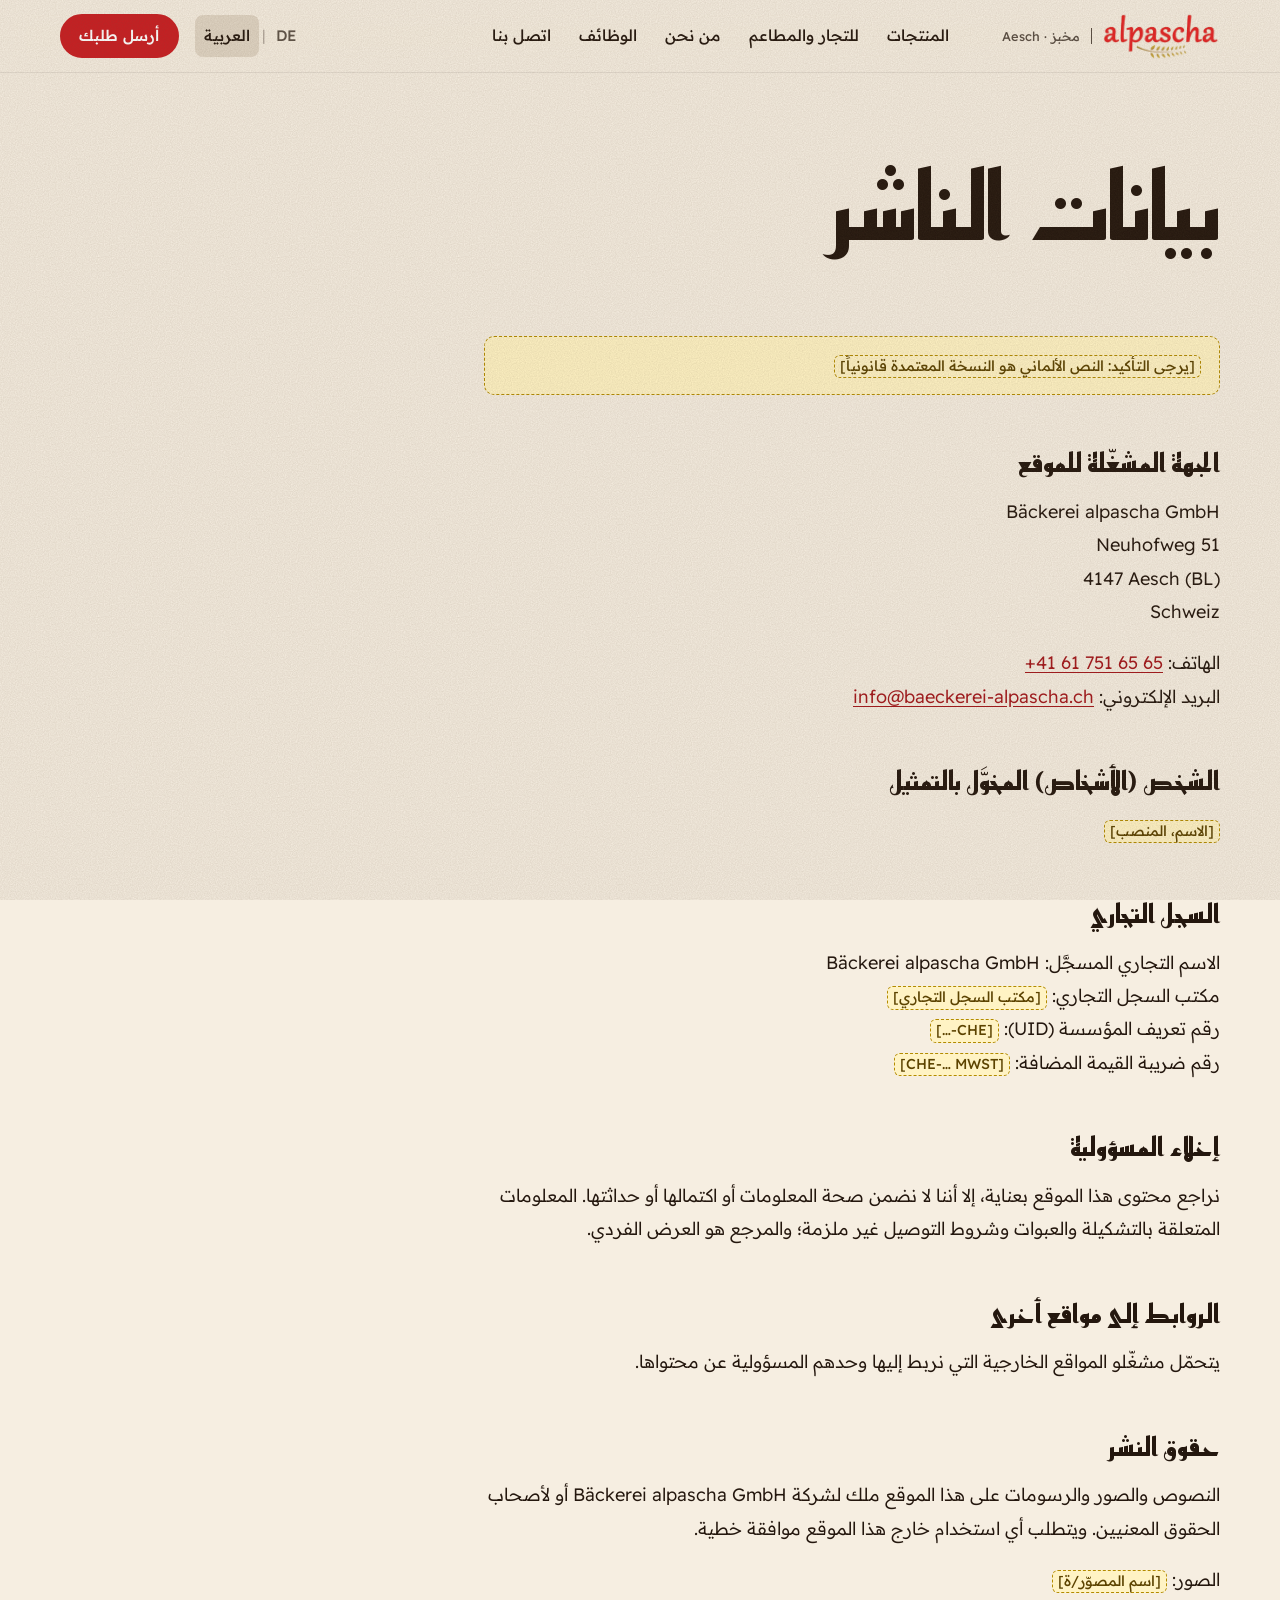
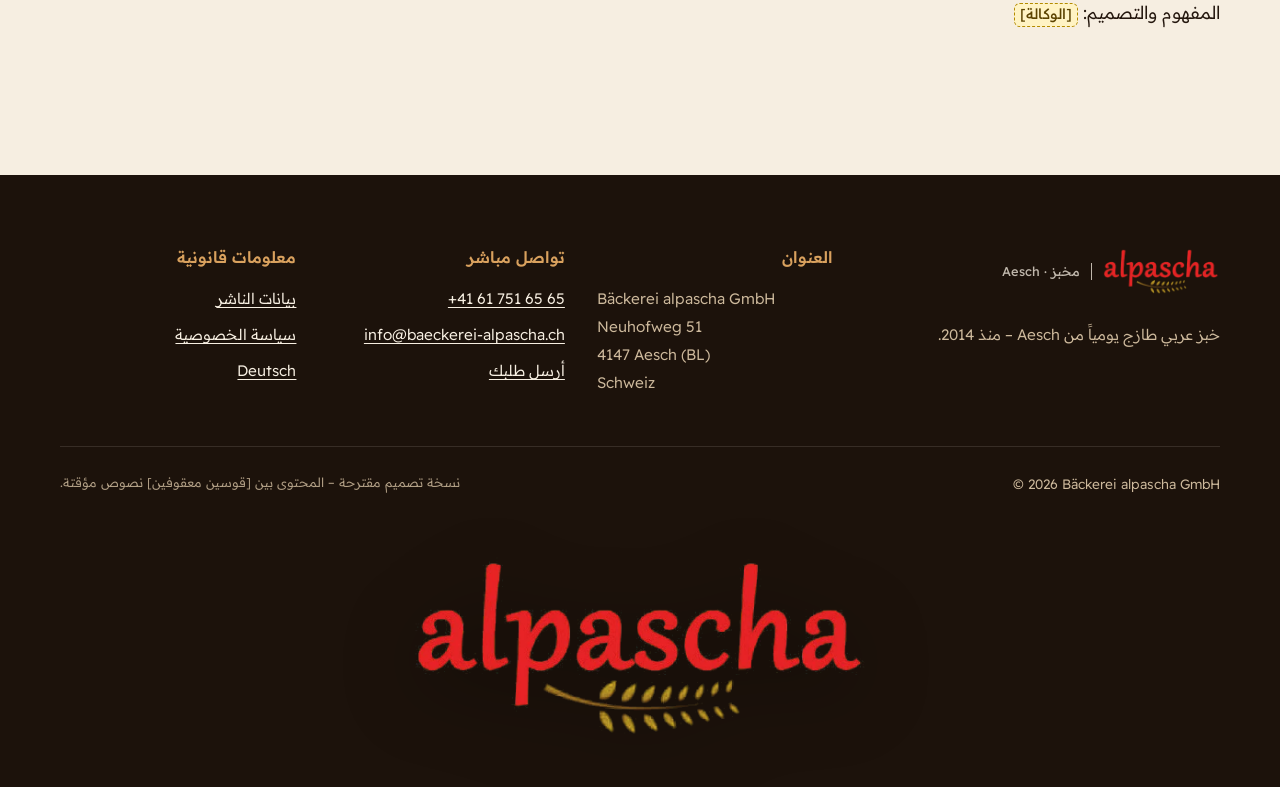
<file: alpascha-redesign/ar/impressum.html>
<!doctype html>
<html lang="ar" dir="rtl">
<head>
  <meta charset="utf-8">
  <meta name="viewport" content="width=device-width, initial-scale=1, viewport-fit=cover">
  <title>بيانات الناشر | Bäckerei alpascha GmbH</title>
  <meta name="description" content="بيانات الناشر لشركة Bäckerei alpascha GmbH في Aesch، سويسرا.">
  <link rel="canonical" href="https://www.baeckerei-alpascha.ch/ar/impressum.html">
  <link rel="alternate" hreflang="de" href="https://www.baeckerei-alpascha.ch/de/impressum.html">
  <link rel="alternate" hreflang="ar" href="https://www.baeckerei-alpascha.ch/ar/impressum.html">
  <link rel="alternate" hreflang="x-default" href="https://www.baeckerei-alpascha.ch/de/impressum.html">
  <meta name="theme-color" content="#fbf6ee">
  <link rel="icon" href="../favicon-64.png" type="image/png" sizes="64x64">
  <link rel="apple-touch-icon" href="../apple-touch-icon.png">
  <link rel="stylesheet" href="../assets/css/style.css">
  <script>document.documentElement.classList.add("js")</script>
</head>
<body class="page-sub">
<svg width="0" height="0" style="position:absolute" aria-hidden="true" focusable="false">
  <symbol id="i-phone" viewBox="0 0 24 24" fill="none" stroke="currentColor" stroke-width="1.8" stroke-linecap="round" stroke-linejoin="round"><path d="M22 16.9v3a2 2 0 0 1-2.2 2 19.8 19.8 0 0 1-8.6-3.1 19.5 19.5 0 0 1-6-6A19.8 19.8 0 0 1 2.1 4.2 2 2 0 0 1 4.1 2h3a2 2 0 0 1 2 1.7c.1 1 .4 1.9.7 2.8a2 2 0 0 1-.5 2.1L8 9.9a16 16 0 0 0 6 6l1.3-1.3a2 2 0 0 1 2.1-.4c.9.3 1.8.6 2.8.7a2 2 0 0 1 1.7 2z"/></symbol>
  <symbol id="i-whatsapp" viewBox="0 0 24 24" fill="currentColor"><path d="M12 2a10 10 0 0 0-8.6 15.1L2 22l5-1.3A10 10 0 1 0 12 2Zm0 18.2a8.2 8.2 0 0 1-4.2-1.2l-.3-.2-3 .8.8-2.9-.2-.3A8.2 8.2 0 1 1 12 20.2Zm4.5-6.1c-.2-.1-1.5-.7-1.7-.8-.2-.1-.4-.1-.6.1l-.8 1c-.1.2-.3.2-.5.1a6.7 6.7 0 0 1-3.3-2.9c-.2-.4.2-.4.7-1.3.1-.2 0-.3 0-.4l-.8-1.8c-.2-.5-.4-.4-.6-.4h-.5a1 1 0 0 0-.7.3 3 3 0 0 0-.9 2.2 5.2 5.2 0 0 0 1.1 2.7 11.8 11.8 0 0 0 4.5 4c1.7.7 2.3.8 3.2.6.5-.1 1.5-.6 1.7-1.2.2-.6.2-1.1.2-1.2l-.5-.3Z"/></symbol>
  <symbol id="i-mail" viewBox="0 0 24 24" fill="none" stroke="currentColor" stroke-width="1.8" stroke-linecap="round" stroke-linejoin="round"><rect x="2" y="4" width="20" height="16" rx="2"/><path d="m22 7-10 6L2 7"/></symbol>
  <symbol id="i-pin" viewBox="0 0 24 24" fill="none" stroke="currentColor" stroke-width="1.8" stroke-linecap="round" stroke-linejoin="round"><path d="M20 10c0 6-8 12-8 12s-8-6-8-12a8 8 0 0 1 16 0Z"/><circle cx="12" cy="10" r="3"/></symbol>
  <symbol id="i-clock" viewBox="0 0 24 24" fill="none" stroke="currentColor" stroke-width="1.8" stroke-linecap="round"><circle cx="12" cy="12" r="10"/><path d="M12 6v6l4 2"/></symbol>
  <symbol id="i-arrow" viewBox="0 0 24 24" fill="none" stroke="currentColor" stroke-width="2" stroke-linecap="round" stroke-linejoin="round"><path d="M5 12h14M13 6l6 6-6 6"/></symbol>
  <symbol id="i-send" viewBox="0 0 24 24" fill="none" stroke="currentColor" stroke-width="1.8" stroke-linecap="round" stroke-linejoin="round"><path d="m22 2-7 20-4-9-9-4Z"/><path d="M22 2 11 13"/></symbol>
  <symbol id="i-calendar" viewBox="0 0 24 24" fill="none" stroke="currentColor" stroke-width="1.6" stroke-linecap="round"><rect x="3" y="4" width="18" height="18" rx="2"/><path d="M16 2v4M8 2v4M3 10h18"/><path d="M8 15h3M13 15h3M8 18h3"/></symbol>
  <symbol id="i-sun" viewBox="0 0 24 24" fill="none" stroke="currentColor" stroke-width="1.6" stroke-linecap="round"><circle cx="12" cy="12" r="4"/><path d="M12 2v2M12 20v2M4.9 4.9l1.4 1.4M17.7 17.7l1.4 1.4M2 12h2M20 12h2M4.9 19.1l1.4-1.4M17.7 6.3l1.4-1.4"/></symbol>
  <symbol id="i-truck" viewBox="0 0 24 24" fill="none" stroke="currentColor" stroke-width="1.6" stroke-linecap="round" stroke-linejoin="round"><path d="M1 4h14v12H1zM15 9h4l4 4v3h-8"/><circle cx="6" cy="18.5" r="2"/><circle cx="18" cy="18.5" r="2"/></symbol>
  <symbol id="i-map" viewBox="0 0 24 24" fill="none" stroke="currentColor" stroke-width="1.6" stroke-linecap="round" stroke-linejoin="round"><path d="M1 6v16l7-4 8 4 7-4V2l-7 4-8-4-7 4zM8 2v16M16 6v16"/></symbol>
  <symbol id="i-store" viewBox="0 0 24 24" fill="none" stroke="currentColor" stroke-width="1.6" stroke-linecap="round" stroke-linejoin="round"><path d="M3 9l1.5-5h15L21 9M3 9v11h18V9M3 9h18M9 20v-6h6v6"/><path d="M3 9a3 3 0 0 0 6 0 3 3 0 0 0 6 0 3 3 0 0 0 6 0"/></symbol>
  <symbol id="i-restaurant" viewBox="0 0 24 24" fill="none" stroke="currentColor" stroke-width="1.6" stroke-linecap="round" stroke-linejoin="round"><path d="M4 2v7a3 3 0 0 0 6 0V2M7 2v20M17 22V2c-2.5 1.5-4 4-4 8v4h4"/></symbol>
  <symbol id="i-kebab" viewBox="0 0 24 24" fill="none" stroke="currentColor" stroke-width="1.6" stroke-linecap="round" stroke-linejoin="round"><path d="M12 1v22"/><path d="M7 5h10l-1 4H8zM6.5 9h11l-1 4h-9zM7 13h10l-1 4H8z"/></symbol>
  <symbol id="i-catering" viewBox="0 0 24 24" fill="none" stroke="currentColor" stroke-width="1.6" stroke-linecap="round" stroke-linejoin="round"><path d="M2 18h20M4 18a8 8 0 0 1 16 0M12 7V5M10 5h4M2 21h20"/></symbol>
  <symbol id="i-wheat" viewBox="0 0 24 24" fill="none" stroke="currentColor" stroke-width="1.4" stroke-linecap="round" stroke-linejoin="round"><path d="M12 22V8"/><path d="M12 8c-2-1-3-3-3-5 2 0 3 2 3 5ZM12 8c2-1 3-3 3-5-2 0-3 2-3 5Z"/><path d="M12 13c-2.5-.5-4-2.5-4-4.5 2.5.3 4 2 4 4.5ZM12 13c2.5-.5 4-2.5 4-4.5-2.5.3-4 2-4 4.5Z"/><path d="M12 18c-2.5-.5-4-2.5-4-4.5 2.5.3 4 2 4 4.5ZM12 18c2.5-.5 4-2.5 4-4.5-2.5.3-4 2-4 4.5Z"/></symbol>
  <symbol id="i-check" viewBox="0 0 24 24" fill="none" stroke="currentColor" stroke-width="1.8" stroke-linecap="round" stroke-linejoin="round"><circle cx="12" cy="12" r="10"/><path d="m8 12 3 3 5-6"/></symbol>
  <symbol id="i-info" viewBox="0 0 24 24" fill="none" stroke="currentColor" stroke-width="1.8" stroke-linecap="round"><circle cx="12" cy="12" r="10"/><path d="M12 16v-5M12 8h.01"/></symbol>
  <symbol id="i-menu" viewBox="0 0 24 24" fill="none" stroke="currentColor" stroke-width="2" stroke-linecap="round"><path d="M3 6h18M3 12h18M3 18h18"/></symbol>
  <symbol id="i-close" viewBox="0 0 24 24" fill="none" stroke="currentColor" stroke-width="2" stroke-linecap="round"><path d="M18 6 6 18M6 6l12 12"/></symbol>
</svg>

<a class="skip-link" href="#main">انتقل إلى المحتوى</a>

<header class="site-header">
  <div class="container site-header__inner">
    <a class="brand" href="./" aria-label="مخبز alpascha – الصفحة الرئيسية">
      <img class="brand__logo" src="../assets/img/logo.webp" alt="Bäckerei alpascha" width="500" height="204">
      <span class="brand__sub">مخبز · Aesch</span>
    </a>
    <nav id="site-nav" class="site-nav" aria-label="القائمة الرئيسية">
      <ul>
        <li><a href="./#produkte">المنتجات</a></li>
        <li><a href="./#haendler">للتجار والمطاعم</a></li>
        <li><a href="./#ueber-uns">من نحن</a></li>
        <li><a href="./#jobs">الوظائف</a></li>
        <li><a href="./#kontakt">اتصل بنا</a></li>
      </ul>
      <a class="btn btn--block nav-cta" href="./#anfrage">أرسل طلبك</a>
    </nav>
    <div class="lang-switch">
      <a href="../de/impressum.html" lang="de" hreflang="de" dir="ltr"><abbr title="Deutsch" style="text-decoration:none">DE</abbr></a>
      <span aria-hidden="true">|</span>
      <a href="./impressum.html" lang="ar" hreflang="ar" aria-current="true">العربية</a>
    </div>
    <a class="btn btn--small header-cta" href="./#anfrage">أرسل طلبك</a>
    <button class="nav-toggle" type="button" aria-expanded="false" aria-controls="site-nav">
      <svg class="icon-open" aria-hidden="true"><use href="#i-menu"/></svg>
      <svg class="icon-close" aria-hidden="true"><use href="#i-close"/></svg>
      <span class="visually-hidden">القائمة</span>
    </button>
  </div>
  <span class="scroll-progress" aria-hidden="true"></span>
</header>

<main id="main">
  <div class="container page-hero"><h1>بيانات الناشر</h1></div>
  <div class="container"><div class="prose">
    <div class="notice"><span class="ph">[يرجى التأكيد: النص الألماني هو النسخة المعتمدة قانونياً]</span></div>
    <h2>الجهة المشغّلة للموقع</h2>
    <p dir="ltr" lang="de" style="text-align:right">Bäckerei alpascha GmbH<br>Neuhofweg 51<br>4147 Aesch (BL)<br>Schweiz</p>
    <p>الهاتف: <a href="tel:+41617516565" dir="ltr">+41 61 751 65 65</a><br>البريد الإلكتروني: <a href="mailto:info@baeckerei-alpascha.ch" dir="ltr">info@baeckerei-alpascha.ch</a></p>

    <h2>الشخص (الأشخاص) المخوَّل بالتمثيل</h2>
    <p><span class="ph">[الاسم، المنصب]</span></p>

    <h2>السجل التجاري</h2>
    <p>الاسم التجاري المسجَّل: <span lang="de" dir="ltr">Bäckerei alpascha GmbH</span><br>
    مكتب السجل التجاري: <span class="ph">[مكتب السجل التجاري]</span><br>
    رقم تعريف المؤسسة (UID): <span class="ph">[CHE-…]</span><br>
    رقم ضريبة القيمة المضافة: <span class="ph">[CHE-… MWST]</span></p>

    <h2>إخلاء المسؤولية</h2>
    <p>نراجع محتوى هذا الموقع بعناية، إلا أننا لا نضمن صحة المعلومات أو اكتمالها أو حداثتها. المعلومات المتعلقة بالتشكيلة والعبوات وشروط التوصيل غير ملزمة؛ والمرجع هو العرض الفردي.</p>

    <h2>الروابط إلى مواقع أخرى</h2>
    <p>يتحمّل مشغّلو المواقع الخارجية التي نربط إليها وحدهم المسؤولية عن محتواها.</p>

    <h2>حقوق النشر</h2>
    <p>النصوص والصور والرسومات على هذا الموقع ملك لشركة <span lang="de" dir="ltr">Bäckerei alpascha GmbH</span> أو لأصحاب الحقوق المعنيين. ويتطلب أي استخدام خارج هذا الموقع موافقة خطية.</p>
    <p>الصور: <span class="ph">[اسم المصوّر/ة]</span><br>المفهوم والتصميم: <span class="ph">[الوكالة]</span></p>
  </div></div>
</main>

<footer class="site-footer edge-top">
  <div class="container">
    <div class="footer__grid">
      <div class="footer__brand">
        <a class="brand" href="./">
          <img class="brand__logo" src="../assets/img/logo.webp" alt="Bäckerei alpascha" width="500" height="204">
      <span class="brand__sub">مخبز · Aesch</span>
        </a>
        <p>خبز عربي طازج يومياً من Aesch – منذ 2014.</p>
      </div>
      <div>
        <h2>العنوان</h2>
        <address dir="ltr" lang="de">Bäckerei alpascha GmbH<br>Neuhofweg 51<br>4147 Aesch (BL)<br>Schweiz</address>
      </div>
      <div>
        <h2>تواصل مباشر</h2>
        <ul>
          <li><a href="tel:+41617516565" dir="ltr">+41 61 751 65 65</a></li>
          <li><a href="mailto:info@baeckerei-alpascha.ch" dir="ltr">info@baeckerei-alpascha.ch</a></li>
          <li><a href="./#anfrage">أرسل طلبك</a></li>
        </ul>
      </div>
      <div>
        <h2>معلومات قانونية</h2>
        <ul>
          <li><a href="impressum.html">بيانات الناشر</a></li>
          <li><a href="datenschutz.html">سياسة الخصوصية</a></li>
          <li><a href="../de/" lang="de" hreflang="de">Deutsch</a></li>
        </ul>
      </div>
    </div>
    <div class="footer__bottom">
      <span dir="ltr">© 2026 Bäckerei alpascha GmbH</span>
      <span class="concept-footnote">نسخة تصميم مقترحة – المحتوى بين [قوسين معقوفين] نصوص مؤقتة.</span>
    </div>
  </div>
  <div class="footer__logo reveal" aria-hidden="true"><img src="../assets/img/logo.webp" alt="" width="500" height="204" loading="lazy"></div>
</footer>

<nav class="action-bar" aria-label="تواصل سريع">
  <a href="tel:+41617516565"><svg aria-hidden="true"><use href="#i-phone"/></svg>اتصال</a>
  <a href="./#kontakt" data-whatsapp><svg aria-hidden="true"><use href="#i-whatsapp"/></svg>واتساب</a>
  <a class="is-primary" href="./#anfrage"><svg aria-hidden="true"><use href="#i-send"/></svg>طلب</a>
</nav>

<script src="../assets/js/site-config.js" defer></script>
<script src="../assets/js/main.js" defer></script>
</body>
</html>
</file>
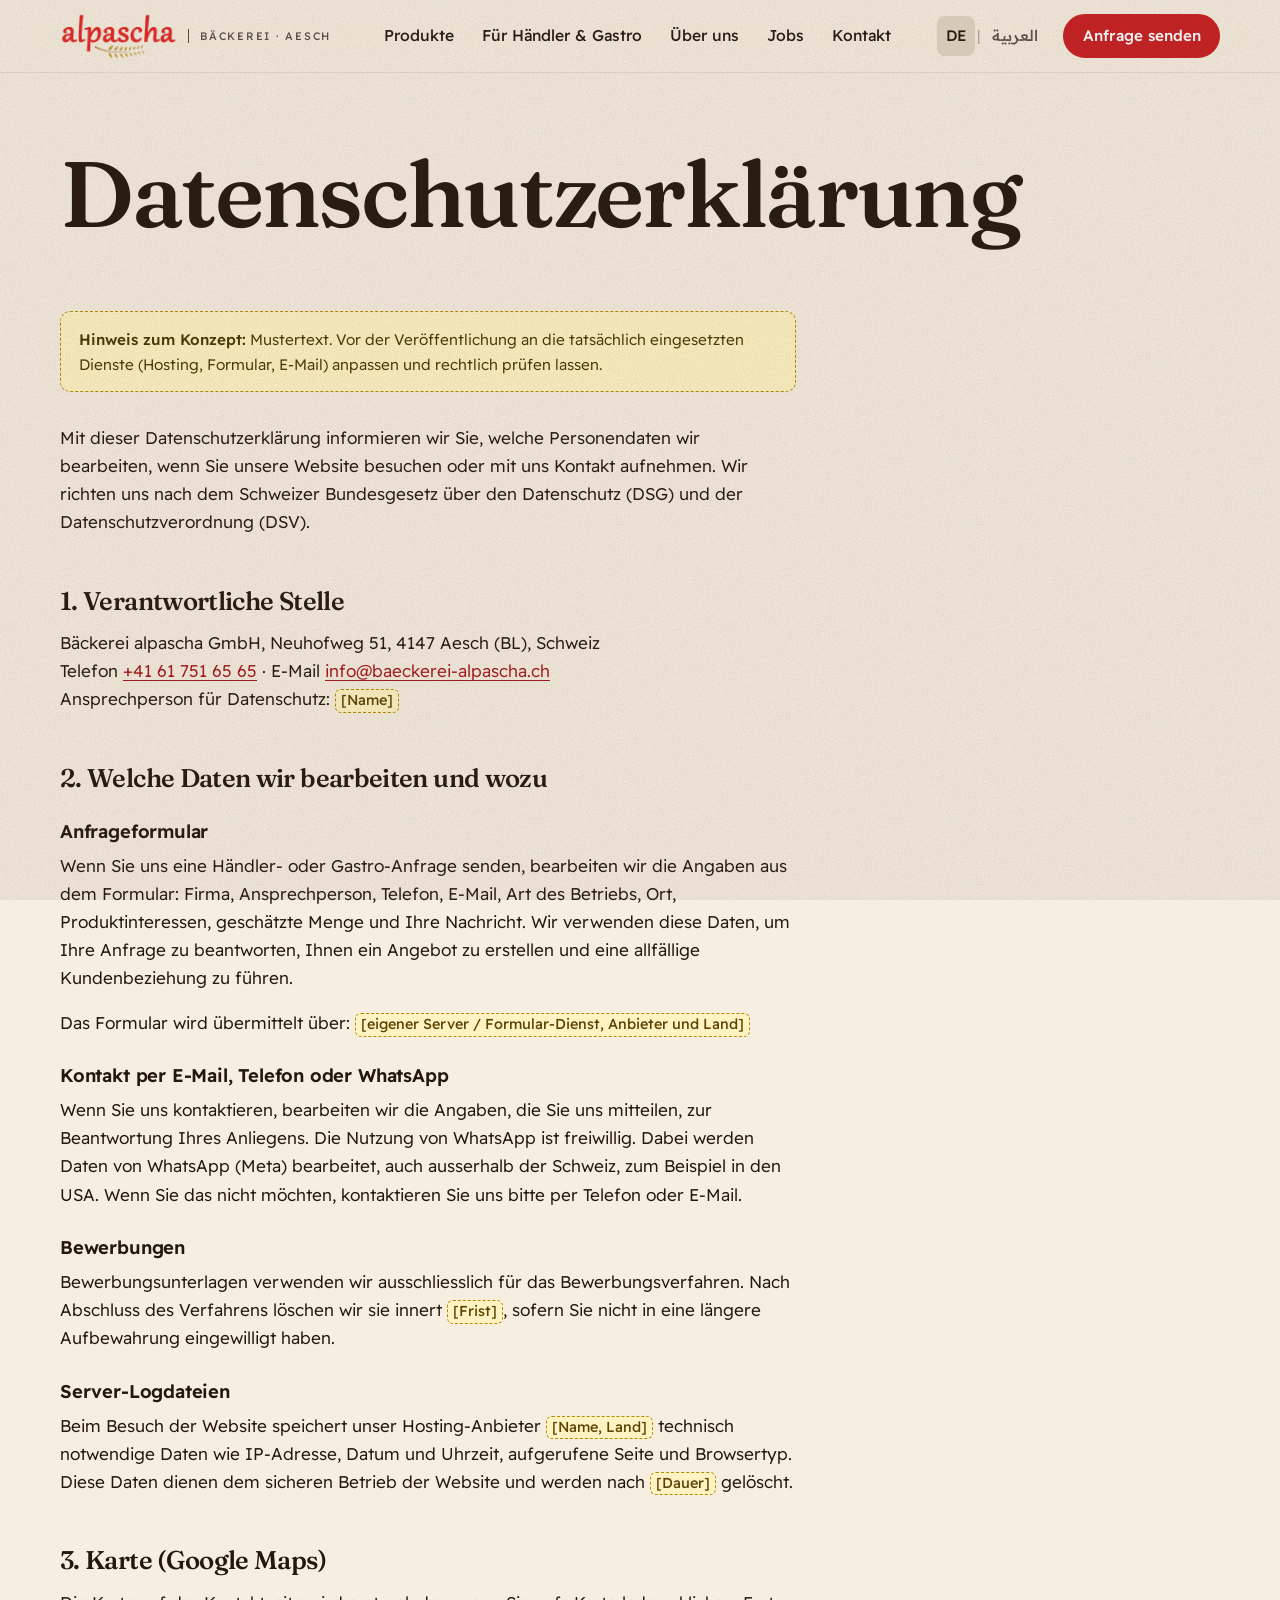
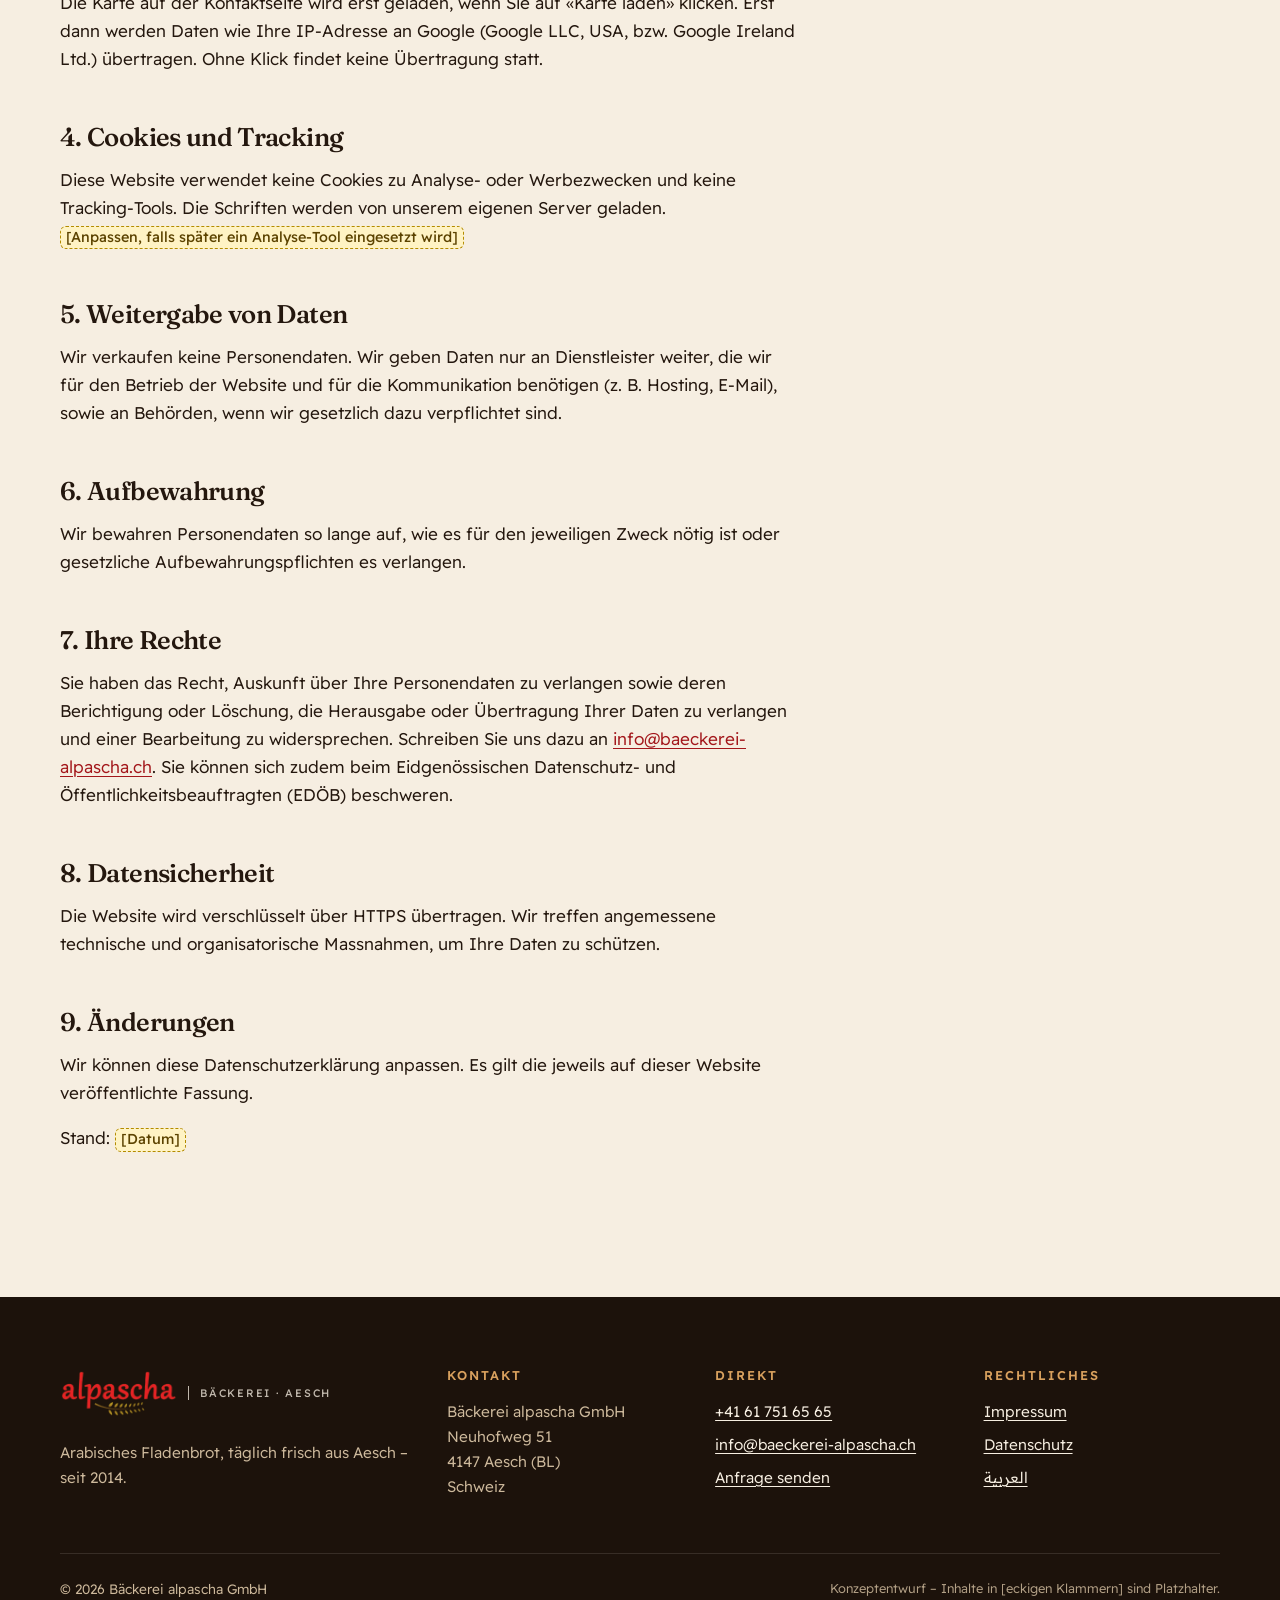
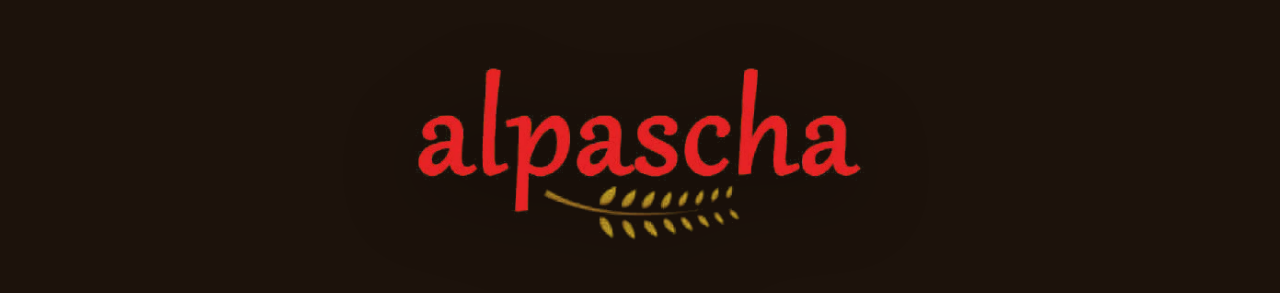
<file: alpascha-redesign/de/datenschutz.html>
<!doctype html>
<html lang="de-CH" dir="ltr">
<head>
  <meta charset="utf-8">
  <meta name="viewport" content="width=device-width, initial-scale=1, viewport-fit=cover">
  <title>Datenschutzerklärung | Bäckerei alpascha GmbH</title>
  <meta name="description" content="Datenschutzerklärung der Bäckerei alpascha GmbH nach Schweizer Datenschutzgesetz (DSG).">
  <link rel="canonical" href="https://www.baeckerei-alpascha.ch/de/datenschutz.html">
  <link rel="alternate" hreflang="de" href="https://www.baeckerei-alpascha.ch/de/datenschutz.html">
  <link rel="alternate" hreflang="ar" href="https://www.baeckerei-alpascha.ch/ar/datenschutz.html">
  <link rel="alternate" hreflang="x-default" href="https://www.baeckerei-alpascha.ch/de/datenschutz.html">
  <meta name="theme-color" content="#fbf6ee">
  <link rel="icon" href="../favicon-64.png" type="image/png" sizes="64x64">
  <link rel="apple-touch-icon" href="../apple-touch-icon.png">
  <link rel="stylesheet" href="../assets/css/style.css">
  <script>document.documentElement.classList.add("js")</script>
</head>
<body class="page-sub">
<svg width="0" height="0" style="position:absolute" aria-hidden="true" focusable="false">
  <symbol id="i-phone" viewBox="0 0 24 24" fill="none" stroke="currentColor" stroke-width="1.8" stroke-linecap="round" stroke-linejoin="round"><path d="M22 16.9v3a2 2 0 0 1-2.2 2 19.8 19.8 0 0 1-8.6-3.1 19.5 19.5 0 0 1-6-6A19.8 19.8 0 0 1 2.1 4.2 2 2 0 0 1 4.1 2h3a2 2 0 0 1 2 1.7c.1 1 .4 1.9.7 2.8a2 2 0 0 1-.5 2.1L8 9.9a16 16 0 0 0 6 6l1.3-1.3a2 2 0 0 1 2.1-.4c.9.3 1.8.6 2.8.7a2 2 0 0 1 1.7 2z"/></symbol>
  <symbol id="i-whatsapp" viewBox="0 0 24 24" fill="currentColor"><path d="M12 2a10 10 0 0 0-8.6 15.1L2 22l5-1.3A10 10 0 1 0 12 2Zm0 18.2a8.2 8.2 0 0 1-4.2-1.2l-.3-.2-3 .8.8-2.9-.2-.3A8.2 8.2 0 1 1 12 20.2Zm4.5-6.1c-.2-.1-1.5-.7-1.7-.8-.2-.1-.4-.1-.6.1l-.8 1c-.1.2-.3.2-.5.1a6.7 6.7 0 0 1-3.3-2.9c-.2-.4.2-.4.7-1.3.1-.2 0-.3 0-.4l-.8-1.8c-.2-.5-.4-.4-.6-.4h-.5a1 1 0 0 0-.7.3 3 3 0 0 0-.9 2.2 5.2 5.2 0 0 0 1.1 2.7 11.8 11.8 0 0 0 4.5 4c1.7.7 2.3.8 3.2.6.5-.1 1.5-.6 1.7-1.2.2-.6.2-1.1.2-1.2l-.5-.3Z"/></symbol>
  <symbol id="i-mail" viewBox="0 0 24 24" fill="none" stroke="currentColor" stroke-width="1.8" stroke-linecap="round" stroke-linejoin="round"><rect x="2" y="4" width="20" height="16" rx="2"/><path d="m22 7-10 6L2 7"/></symbol>
  <symbol id="i-pin" viewBox="0 0 24 24" fill="none" stroke="currentColor" stroke-width="1.8" stroke-linecap="round" stroke-linejoin="round"><path d="M20 10c0 6-8 12-8 12s-8-6-8-12a8 8 0 0 1 16 0Z"/><circle cx="12" cy="10" r="3"/></symbol>
  <symbol id="i-clock" viewBox="0 0 24 24" fill="none" stroke="currentColor" stroke-width="1.8" stroke-linecap="round"><circle cx="12" cy="12" r="10"/><path d="M12 6v6l4 2"/></symbol>
  <symbol id="i-arrow" viewBox="0 0 24 24" fill="none" stroke="currentColor" stroke-width="2" stroke-linecap="round" stroke-linejoin="round"><path d="M5 12h14M13 6l6 6-6 6"/></symbol>
  <symbol id="i-send" viewBox="0 0 24 24" fill="none" stroke="currentColor" stroke-width="1.8" stroke-linecap="round" stroke-linejoin="round"><path d="m22 2-7 20-4-9-9-4Z"/><path d="M22 2 11 13"/></symbol>
  <symbol id="i-calendar" viewBox="0 0 24 24" fill="none" stroke="currentColor" stroke-width="1.6" stroke-linecap="round"><rect x="3" y="4" width="18" height="18" rx="2"/><path d="M16 2v4M8 2v4M3 10h18"/><path d="M8 15h3M13 15h3M8 18h3"/></symbol>
  <symbol id="i-sun" viewBox="0 0 24 24" fill="none" stroke="currentColor" stroke-width="1.6" stroke-linecap="round"><circle cx="12" cy="12" r="4"/><path d="M12 2v2M12 20v2M4.9 4.9l1.4 1.4M17.7 17.7l1.4 1.4M2 12h2M20 12h2M4.9 19.1l1.4-1.4M17.7 6.3l1.4-1.4"/></symbol>
  <symbol id="i-truck" viewBox="0 0 24 24" fill="none" stroke="currentColor" stroke-width="1.6" stroke-linecap="round" stroke-linejoin="round"><path d="M1 4h14v12H1zM15 9h4l4 4v3h-8"/><circle cx="6" cy="18.5" r="2"/><circle cx="18" cy="18.5" r="2"/></symbol>
  <symbol id="i-map" viewBox="0 0 24 24" fill="none" stroke="currentColor" stroke-width="1.6" stroke-linecap="round" stroke-linejoin="round"><path d="M1 6v16l7-4 8 4 7-4V2l-7 4-8-4-7 4zM8 2v16M16 6v16"/></symbol>
  <symbol id="i-store" viewBox="0 0 24 24" fill="none" stroke="currentColor" stroke-width="1.6" stroke-linecap="round" stroke-linejoin="round"><path d="M3 9l1.5-5h15L21 9M3 9v11h18V9M3 9h18M9 20v-6h6v6"/><path d="M3 9a3 3 0 0 0 6 0 3 3 0 0 0 6 0 3 3 0 0 0 6 0"/></symbol>
  <symbol id="i-restaurant" viewBox="0 0 24 24" fill="none" stroke="currentColor" stroke-width="1.6" stroke-linecap="round" stroke-linejoin="round"><path d="M4 2v7a3 3 0 0 0 6 0V2M7 2v20M17 22V2c-2.5 1.5-4 4-4 8v4h4"/></symbol>
  <symbol id="i-kebab" viewBox="0 0 24 24" fill="none" stroke="currentColor" stroke-width="1.6" stroke-linecap="round" stroke-linejoin="round"><path d="M12 1v22"/><path d="M7 5h10l-1 4H8zM6.5 9h11l-1 4h-9zM7 13h10l-1 4H8z"/></symbol>
  <symbol id="i-catering" viewBox="0 0 24 24" fill="none" stroke="currentColor" stroke-width="1.6" stroke-linecap="round" stroke-linejoin="round"><path d="M2 18h20M4 18a8 8 0 0 1 16 0M12 7V5M10 5h4M2 21h20"/></symbol>
  <symbol id="i-wheat" viewBox="0 0 24 24" fill="none" stroke="currentColor" stroke-width="1.4" stroke-linecap="round" stroke-linejoin="round"><path d="M12 22V8"/><path d="M12 8c-2-1-3-3-3-5 2 0 3 2 3 5ZM12 8c2-1 3-3 3-5-2 0-3 2-3 5Z"/><path d="M12 13c-2.5-.5-4-2.5-4-4.5 2.5.3 4 2 4 4.5ZM12 13c2.5-.5 4-2.5 4-4.5-2.5.3-4 2-4 4.5Z"/><path d="M12 18c-2.5-.5-4-2.5-4-4.5 2.5.3 4 2 4 4.5ZM12 18c2.5-.5 4-2.5 4-4.5-2.5.3-4 2-4 4.5Z"/></symbol>
  <symbol id="i-check" viewBox="0 0 24 24" fill="none" stroke="currentColor" stroke-width="1.8" stroke-linecap="round" stroke-linejoin="round"><circle cx="12" cy="12" r="10"/><path d="m8 12 3 3 5-6"/></symbol>
  <symbol id="i-info" viewBox="0 0 24 24" fill="none" stroke="currentColor" stroke-width="1.8" stroke-linecap="round"><circle cx="12" cy="12" r="10"/><path d="M12 16v-5M12 8h.01"/></symbol>
  <symbol id="i-menu" viewBox="0 0 24 24" fill="none" stroke="currentColor" stroke-width="2" stroke-linecap="round"><path d="M3 6h18M3 12h18M3 18h18"/></symbol>
  <symbol id="i-close" viewBox="0 0 24 24" fill="none" stroke="currentColor" stroke-width="2" stroke-linecap="round"><path d="M18 6 6 18M6 6l12 12"/></symbol>
</svg>

<a class="skip-link" href="#main">Zum Inhalt springen</a>

<header class="site-header">
  <div class="container site-header__inner">
    <a class="brand" href="./" aria-label="Bäckerei alpascha – Startseite">
      <img class="brand__logo" src="../assets/img/logo.webp" alt="Bäckerei alpascha" width="500" height="204">
      <span class="brand__sub">Bäckerei · Aesch</span>
    </a>
    <nav id="site-nav" class="site-nav" aria-label="Hauptnavigation">
      <ul>
        <li><a href="./#produkte">Produkte</a></li>
        <li><a href="./#haendler">Für Händler &amp; Gastro</a></li>
        <li><a href="./#ueber-uns">Über uns</a></li>
        <li><a href="./#jobs">Jobs</a></li>
        <li><a href="./#kontakt">Kontakt</a></li>
      </ul>
      <a class="btn btn--block nav-cta" href="./#anfrage">Anfrage senden</a>
    </nav>
    <div class="lang-switch">
      <a href="./datenschutz.html" lang="de" hreflang="de" aria-current="true"><abbr title="Deutsch" style="text-decoration:none">DE</abbr></a>
      <span aria-hidden="true">|</span>
      <a href="../ar/datenschutz.html" lang="ar" hreflang="ar">العربية</a>
    </div>
    <a class="btn btn--small header-cta" href="./#anfrage">Anfrage senden</a>
    <button class="nav-toggle" type="button" aria-expanded="false" aria-controls="site-nav">
      <svg class="icon-open" aria-hidden="true"><use href="#i-menu"/></svg>
      <svg class="icon-close" aria-hidden="true"><use href="#i-close"/></svg>
      <span class="visually-hidden">Menü</span>
    </button>
  </div>
  <span class="scroll-progress" aria-hidden="true"></span>
</header>

<main id="main">
  <div class="container page-hero"><h1>Datenschutzerklärung</h1></div>
  <div class="container"><div class="prose">
    <div class="notice"><strong>Hinweis zum Konzept:</strong> Mustertext. Vor der Veröffentlichung an die tatsächlich eingesetzten Dienste (Hosting, Formular, E-Mail) anpassen und rechtlich prüfen lassen.</div>

    <p>Mit dieser Datenschutzerklärung informieren wir Sie, welche Personendaten wir bearbeiten, wenn Sie unsere Website besuchen oder mit uns Kontakt aufnehmen. Wir richten uns nach dem Schweizer Bundesgesetz über den Datenschutz (DSG) und der Datenschutzverordnung (DSV).</p>

    <h2>1. Verantwortliche Stelle</h2>
    <p>Bäckerei alpascha GmbH, Neuhofweg 51, 4147 Aesch (BL), Schweiz<br>
    Telefon <a href="tel:+41617516565">+41 61 751 65 65</a> · E-Mail <a href="mailto:info@baeckerei-alpascha.ch">info@baeckerei-alpascha.ch</a><br>
    Ansprechperson für Datenschutz: <span class="ph">[Name]</span></p>

    <h2>2. Welche Daten wir bearbeiten und wozu</h2>
    <h3>Anfrageformular</h3>
    <p>Wenn Sie uns eine Händler- oder Gastro-Anfrage senden, bearbeiten wir die Angaben aus dem Formular: Firma, Ansprechperson, Telefon, E-Mail, Art des Betriebs, Ort, Produktinteressen, geschätzte Menge und Ihre Nachricht. Wir verwenden diese Daten, um Ihre Anfrage zu beantworten, Ihnen ein Angebot zu erstellen und eine allfällige Kundenbeziehung zu führen.</p>
    <p>Das Formular wird übermittelt über: <span class="ph">[eigener Server / Formular-Dienst, Anbieter und Land]</span></p>

    <h3>Kontakt per E-Mail, Telefon oder WhatsApp</h3>
    <p>Wenn Sie uns kontaktieren, bearbeiten wir die Angaben, die Sie uns mitteilen, zur Beantwortung Ihres Anliegens. Die Nutzung von WhatsApp ist freiwillig. Dabei werden Daten von WhatsApp (Meta) bearbeitet, auch ausserhalb der Schweiz, zum Beispiel in den USA. Wenn Sie das nicht möchten, kontaktieren Sie uns bitte per Telefon oder E-Mail.</p>

    <h3>Bewerbungen</h3>
    <p>Bewerbungsunterlagen verwenden wir ausschliesslich für das Bewerbungsverfahren. Nach Abschluss des Verfahrens löschen wir sie innert <span class="ph">[Frist]</span>, sofern Sie nicht in eine längere Aufbewahrung eingewilligt haben.</p>

    <h3>Server-Logdateien</h3>
    <p>Beim Besuch der Website speichert unser Hosting-Anbieter <span class="ph">[Name, Land]</span> technisch notwendige Daten wie IP-Adresse, Datum und Uhrzeit, aufgerufene Seite und Browsertyp. Diese Daten dienen dem sicheren Betrieb der Website und werden nach <span class="ph">[Dauer]</span> gelöscht.</p>

    <h2>3. Karte (Google Maps)</h2>
    <p>Die Karte auf der Kontaktseite wird erst geladen, wenn Sie auf «Karte laden» klicken. Erst dann werden Daten wie Ihre IP-Adresse an Google (Google LLC, USA, bzw. Google Ireland Ltd.) übertragen. Ohne Klick findet keine Übertragung statt.</p>

    <h2>4. Cookies und Tracking</h2>
    <p>Diese Website verwendet keine Cookies zu Analyse- oder Werbezwecken und keine Tracking-Tools. Die Schriften werden von unserem eigenen Server geladen. <span class="ph">[Anpassen, falls später ein Analyse-Tool eingesetzt wird]</span></p>

    <h2>5. Weitergabe von Daten</h2>
    <p>Wir verkaufen keine Personendaten. Wir geben Daten nur an Dienstleister weiter, die wir für den Betrieb der Website und für die Kommunikation benötigen (z. B. Hosting, E-Mail), sowie an Behörden, wenn wir gesetzlich dazu verpflichtet sind.</p>

    <h2>6. Aufbewahrung</h2>
    <p>Wir bewahren Personendaten so lange auf, wie es für den jeweiligen Zweck nötig ist oder gesetzliche Aufbewahrungspflichten es verlangen.</p>

    <h2>7. Ihre Rechte</h2>
    <p>Sie haben das Recht, Auskunft über Ihre Personendaten zu verlangen sowie deren Berichtigung oder Löschung, die Herausgabe oder Übertragung Ihrer Daten zu verlangen und einer Bearbeitung zu widersprechen. Schreiben Sie uns dazu an <a href="mailto:info@baeckerei-alpascha.ch">info@baeckerei-alpascha.ch</a>. Sie können sich zudem beim Eidgenössischen Datenschutz- und Öffentlichkeitsbeauftragten (EDÖB) beschweren.</p>

    <h2>8. Datensicherheit</h2>
    <p>Die Website wird verschlüsselt über HTTPS übertragen. Wir treffen angemessene technische und organisatorische Massnahmen, um Ihre Daten zu schützen.</p>

    <h2>9. Änderungen</h2>
    <p>Wir können diese Datenschutzerklärung anpassen. Es gilt die jeweils auf dieser Website veröffentlichte Fassung.</p>
    <p>Stand: <span class="ph">[Datum]</span></p>
  </div></div>
</main>

<footer class="site-footer edge-top">
  <div class="container">
    <div class="footer__grid">
      <div class="footer__brand">
        <a class="brand" href="./">
          <img class="brand__logo" src="../assets/img/logo.webp" alt="Bäckerei alpascha" width="500" height="204">
      <span class="brand__sub">Bäckerei · Aesch</span>
        </a>
        <p>Arabisches Fladenbrot, täglich frisch aus Aesch – seit 2014.</p>
      </div>
      <div>
        <h2>Kontakt</h2>
        <address>Bäckerei alpascha GmbH<br>Neuhofweg 51<br>4147 Aesch (BL)<br>Schweiz</address>
      </div>
      <div>
        <h2>Direkt</h2>
        <ul>
          <li><a href="tel:+41617516565">+41 61 751 65 65</a></li>
          <li><a href="mailto:info@baeckerei-alpascha.ch">info@baeckerei-alpascha.ch</a></li>
          <li><a href="./#anfrage">Anfrage senden</a></li>
        </ul>
      </div>
      <div>
        <h2>Rechtliches</h2>
        <ul>
          <li><a href="impressum.html">Impressum</a></li>
          <li><a href="datenschutz.html">Datenschutz</a></li>
          <li><a href="../ar/" lang="ar" hreflang="ar">العربية</a></li>
        </ul>
      </div>
    </div>
    <div class="footer__bottom">
      <span dir="ltr">© 2026 Bäckerei alpascha GmbH</span>
      <span class="concept-footnote">Konzeptentwurf – Inhalte in [eckigen Klammern] sind Platzhalter.</span>
    </div>
  </div>
  <div class="footer__logo reveal" aria-hidden="true"><img src="../assets/img/logo.webp" alt="" width="500" height="204" loading="lazy"></div>
</footer>

<nav class="action-bar" aria-label="Schnellkontakt">
  <a href="tel:+41617516565"><svg aria-hidden="true"><use href="#i-phone"/></svg>Anrufen</a>
  <a href="./#kontakt" data-whatsapp><svg aria-hidden="true"><use href="#i-whatsapp"/></svg>WhatsApp</a>
  <a class="is-primary" href="./#anfrage"><svg aria-hidden="true"><use href="#i-send"/></svg>Anfrage</a>
</nav>

<script src="../assets/js/site-config.js" defer></script>
<script src="../assets/js/main.js" defer></script>
</body>
</html>
</file>
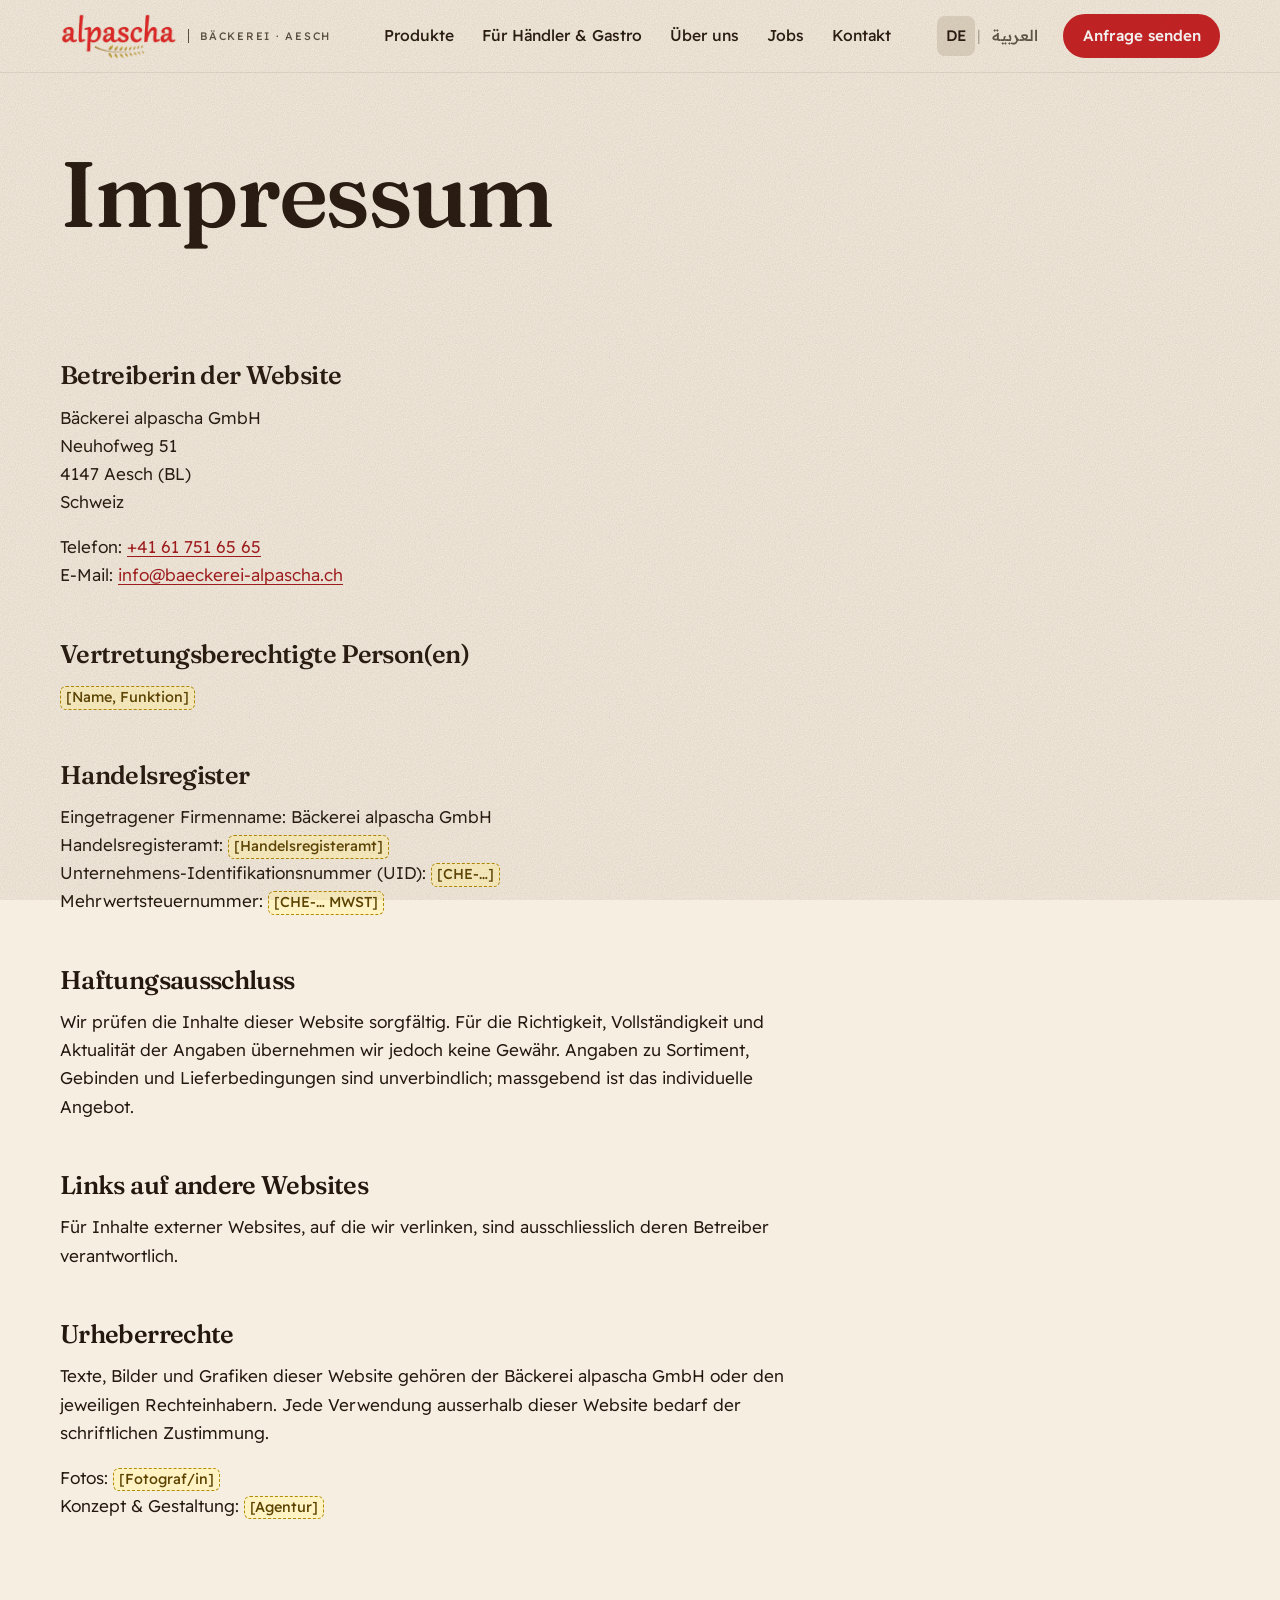
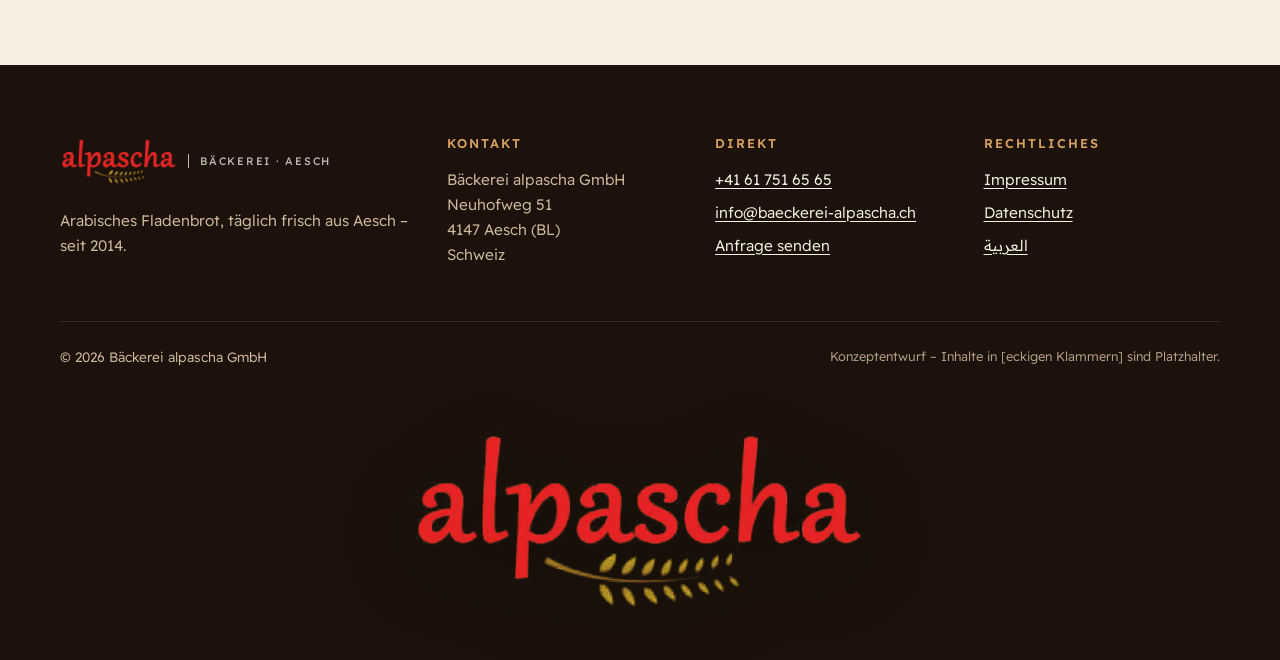
<file: alpascha-redesign/de/impressum.html>
<!doctype html>
<html lang="de-CH" dir="ltr">
<head>
  <meta charset="utf-8">
  <meta name="viewport" content="width=device-width, initial-scale=1, viewport-fit=cover">
  <title>Impressum | Bäckerei alpascha GmbH, Aesch</title>
  <meta name="description" content="Impressum der Bäckerei alpascha GmbH, Neuhofweg 51, 4147 Aesch (BL).">
  <link rel="canonical" href="https://www.baeckerei-alpascha.ch/de/impressum.html">
  <link rel="alternate" hreflang="de" href="https://www.baeckerei-alpascha.ch/de/impressum.html">
  <link rel="alternate" hreflang="ar" href="https://www.baeckerei-alpascha.ch/ar/impressum.html">
  <link rel="alternate" hreflang="x-default" href="https://www.baeckerei-alpascha.ch/de/impressum.html">
  <meta name="theme-color" content="#fbf6ee">
  <link rel="icon" href="../favicon-64.png" type="image/png" sizes="64x64">
  <link rel="apple-touch-icon" href="../apple-touch-icon.png">
  <link rel="stylesheet" href="../assets/css/style.css">
  <script>document.documentElement.classList.add("js")</script>
</head>
<body class="page-sub">
<svg width="0" height="0" style="position:absolute" aria-hidden="true" focusable="false">
  <symbol id="i-phone" viewBox="0 0 24 24" fill="none" stroke="currentColor" stroke-width="1.8" stroke-linecap="round" stroke-linejoin="round"><path d="M22 16.9v3a2 2 0 0 1-2.2 2 19.8 19.8 0 0 1-8.6-3.1 19.5 19.5 0 0 1-6-6A19.8 19.8 0 0 1 2.1 4.2 2 2 0 0 1 4.1 2h3a2 2 0 0 1 2 1.7c.1 1 .4 1.9.7 2.8a2 2 0 0 1-.5 2.1L8 9.9a16 16 0 0 0 6 6l1.3-1.3a2 2 0 0 1 2.1-.4c.9.3 1.8.6 2.8.7a2 2 0 0 1 1.7 2z"/></symbol>
  <symbol id="i-whatsapp" viewBox="0 0 24 24" fill="currentColor"><path d="M12 2a10 10 0 0 0-8.6 15.1L2 22l5-1.3A10 10 0 1 0 12 2Zm0 18.2a8.2 8.2 0 0 1-4.2-1.2l-.3-.2-3 .8.8-2.9-.2-.3A8.2 8.2 0 1 1 12 20.2Zm4.5-6.1c-.2-.1-1.5-.7-1.7-.8-.2-.1-.4-.1-.6.1l-.8 1c-.1.2-.3.2-.5.1a6.7 6.7 0 0 1-3.3-2.9c-.2-.4.2-.4.7-1.3.1-.2 0-.3 0-.4l-.8-1.8c-.2-.5-.4-.4-.6-.4h-.5a1 1 0 0 0-.7.3 3 3 0 0 0-.9 2.2 5.2 5.2 0 0 0 1.1 2.7 11.8 11.8 0 0 0 4.5 4c1.7.7 2.3.8 3.2.6.5-.1 1.5-.6 1.7-1.2.2-.6.2-1.1.2-1.2l-.5-.3Z"/></symbol>
  <symbol id="i-mail" viewBox="0 0 24 24" fill="none" stroke="currentColor" stroke-width="1.8" stroke-linecap="round" stroke-linejoin="round"><rect x="2" y="4" width="20" height="16" rx="2"/><path d="m22 7-10 6L2 7"/></symbol>
  <symbol id="i-pin" viewBox="0 0 24 24" fill="none" stroke="currentColor" stroke-width="1.8" stroke-linecap="round" stroke-linejoin="round"><path d="M20 10c0 6-8 12-8 12s-8-6-8-12a8 8 0 0 1 16 0Z"/><circle cx="12" cy="10" r="3"/></symbol>
  <symbol id="i-clock" viewBox="0 0 24 24" fill="none" stroke="currentColor" stroke-width="1.8" stroke-linecap="round"><circle cx="12" cy="12" r="10"/><path d="M12 6v6l4 2"/></symbol>
  <symbol id="i-arrow" viewBox="0 0 24 24" fill="none" stroke="currentColor" stroke-width="2" stroke-linecap="round" stroke-linejoin="round"><path d="M5 12h14M13 6l6 6-6 6"/></symbol>
  <symbol id="i-send" viewBox="0 0 24 24" fill="none" stroke="currentColor" stroke-width="1.8" stroke-linecap="round" stroke-linejoin="round"><path d="m22 2-7 20-4-9-9-4Z"/><path d="M22 2 11 13"/></symbol>
  <symbol id="i-calendar" viewBox="0 0 24 24" fill="none" stroke="currentColor" stroke-width="1.6" stroke-linecap="round"><rect x="3" y="4" width="18" height="18" rx="2"/><path d="M16 2v4M8 2v4M3 10h18"/><path d="M8 15h3M13 15h3M8 18h3"/></symbol>
  <symbol id="i-sun" viewBox="0 0 24 24" fill="none" stroke="currentColor" stroke-width="1.6" stroke-linecap="round"><circle cx="12" cy="12" r="4"/><path d="M12 2v2M12 20v2M4.9 4.9l1.4 1.4M17.7 17.7l1.4 1.4M2 12h2M20 12h2M4.9 19.1l1.4-1.4M17.7 6.3l1.4-1.4"/></symbol>
  <symbol id="i-truck" viewBox="0 0 24 24" fill="none" stroke="currentColor" stroke-width="1.6" stroke-linecap="round" stroke-linejoin="round"><path d="M1 4h14v12H1zM15 9h4l4 4v3h-8"/><circle cx="6" cy="18.5" r="2"/><circle cx="18" cy="18.5" r="2"/></symbol>
  <symbol id="i-map" viewBox="0 0 24 24" fill="none" stroke="currentColor" stroke-width="1.6" stroke-linecap="round" stroke-linejoin="round"><path d="M1 6v16l7-4 8 4 7-4V2l-7 4-8-4-7 4zM8 2v16M16 6v16"/></symbol>
  <symbol id="i-store" viewBox="0 0 24 24" fill="none" stroke="currentColor" stroke-width="1.6" stroke-linecap="round" stroke-linejoin="round"><path d="M3 9l1.5-5h15L21 9M3 9v11h18V9M3 9h18M9 20v-6h6v6"/><path d="M3 9a3 3 0 0 0 6 0 3 3 0 0 0 6 0 3 3 0 0 0 6 0"/></symbol>
  <symbol id="i-restaurant" viewBox="0 0 24 24" fill="none" stroke="currentColor" stroke-width="1.6" stroke-linecap="round" stroke-linejoin="round"><path d="M4 2v7a3 3 0 0 0 6 0V2M7 2v20M17 22V2c-2.5 1.5-4 4-4 8v4h4"/></symbol>
  <symbol id="i-kebab" viewBox="0 0 24 24" fill="none" stroke="currentColor" stroke-width="1.6" stroke-linecap="round" stroke-linejoin="round"><path d="M12 1v22"/><path d="M7 5h10l-1 4H8zM6.5 9h11l-1 4h-9zM7 13h10l-1 4H8z"/></symbol>
  <symbol id="i-catering" viewBox="0 0 24 24" fill="none" stroke="currentColor" stroke-width="1.6" stroke-linecap="round" stroke-linejoin="round"><path d="M2 18h20M4 18a8 8 0 0 1 16 0M12 7V5M10 5h4M2 21h20"/></symbol>
  <symbol id="i-wheat" viewBox="0 0 24 24" fill="none" stroke="currentColor" stroke-width="1.4" stroke-linecap="round" stroke-linejoin="round"><path d="M12 22V8"/><path d="M12 8c-2-1-3-3-3-5 2 0 3 2 3 5ZM12 8c2-1 3-3 3-5-2 0-3 2-3 5Z"/><path d="M12 13c-2.5-.5-4-2.5-4-4.5 2.5.3 4 2 4 4.5ZM12 13c2.5-.5 4-2.5 4-4.5-2.5.3-4 2-4 4.5Z"/><path d="M12 18c-2.5-.5-4-2.5-4-4.5 2.5.3 4 2 4 4.5ZM12 18c2.5-.5 4-2.5 4-4.5-2.5.3-4 2-4 4.5Z"/></symbol>
  <symbol id="i-check" viewBox="0 0 24 24" fill="none" stroke="currentColor" stroke-width="1.8" stroke-linecap="round" stroke-linejoin="round"><circle cx="12" cy="12" r="10"/><path d="m8 12 3 3 5-6"/></symbol>
  <symbol id="i-info" viewBox="0 0 24 24" fill="none" stroke="currentColor" stroke-width="1.8" stroke-linecap="round"><circle cx="12" cy="12" r="10"/><path d="M12 16v-5M12 8h.01"/></symbol>
  <symbol id="i-menu" viewBox="0 0 24 24" fill="none" stroke="currentColor" stroke-width="2" stroke-linecap="round"><path d="M3 6h18M3 12h18M3 18h18"/></symbol>
  <symbol id="i-close" viewBox="0 0 24 24" fill="none" stroke="currentColor" stroke-width="2" stroke-linecap="round"><path d="M18 6 6 18M6 6l12 12"/></symbol>
</svg>

<a class="skip-link" href="#main">Zum Inhalt springen</a>

<header class="site-header">
  <div class="container site-header__inner">
    <a class="brand" href="./" aria-label="Bäckerei alpascha – Startseite">
      <img class="brand__logo" src="../assets/img/logo.webp" alt="Bäckerei alpascha" width="500" height="204">
      <span class="brand__sub">Bäckerei · Aesch</span>
    </a>
    <nav id="site-nav" class="site-nav" aria-label="Hauptnavigation">
      <ul>
        <li><a href="./#produkte">Produkte</a></li>
        <li><a href="./#haendler">Für Händler &amp; Gastro</a></li>
        <li><a href="./#ueber-uns">Über uns</a></li>
        <li><a href="./#jobs">Jobs</a></li>
        <li><a href="./#kontakt">Kontakt</a></li>
      </ul>
      <a class="btn btn--block nav-cta" href="./#anfrage">Anfrage senden</a>
    </nav>
    <div class="lang-switch">
      <a href="./impressum.html" lang="de" hreflang="de" aria-current="true"><abbr title="Deutsch" style="text-decoration:none">DE</abbr></a>
      <span aria-hidden="true">|</span>
      <a href="../ar/impressum.html" lang="ar" hreflang="ar">العربية</a>
    </div>
    <a class="btn btn--small header-cta" href="./#anfrage">Anfrage senden</a>
    <button class="nav-toggle" type="button" aria-expanded="false" aria-controls="site-nav">
      <svg class="icon-open" aria-hidden="true"><use href="#i-menu"/></svg>
      <svg class="icon-close" aria-hidden="true"><use href="#i-close"/></svg>
      <span class="visually-hidden">Menü</span>
    </button>
  </div>
  <span class="scroll-progress" aria-hidden="true"></span>
</header>

<main id="main">
  <div class="container page-hero"><h1>Impressum</h1></div>
  <div class="container"><div class="prose">
    <h2>Betreiberin der Website</h2>
    <p>Bäckerei alpascha GmbH<br>Neuhofweg 51<br>4147 Aesch (BL)<br>Schweiz</p>
    <p>Telefon: <a href="tel:+41617516565">+41 61 751 65 65</a><br>E-Mail: <a href="mailto:info@baeckerei-alpascha.ch">info@baeckerei-alpascha.ch</a></p>

    <h2>Vertretungsberechtigte Person(en)</h2>
    <p><span class="ph">[Name, Funktion]</span></p>

    <h2>Handelsregister</h2>
    <p>Eingetragener Firmenname: Bäckerei alpascha GmbH<br>
    Handelsregisteramt: <span class="ph">[Handelsregisteramt]</span><br>
    Unternehmens-Identifikationsnummer (UID): <span class="ph">[CHE-…]</span><br>
    Mehrwertsteuernummer: <span class="ph">[CHE-… MWST]</span></p>

    <h2>Haftungsausschluss</h2>
    <p>Wir prüfen die Inhalte dieser Website sorgfältig. Für die Richtigkeit, Vollständigkeit und Aktualität der Angaben übernehmen wir jedoch keine Gewähr. Angaben zu Sortiment, Gebinden und Lieferbedingungen sind unverbindlich; massgebend ist das individuelle Angebot.</p>

    <h2>Links auf andere Websites</h2>
    <p>Für Inhalte externer Websites, auf die wir verlinken, sind ausschliesslich deren Betreiber verantwortlich.</p>

    <h2>Urheberrechte</h2>
    <p>Texte, Bilder und Grafiken dieser Website gehören der Bäckerei alpascha GmbH oder den jeweiligen Rechteinhabern. Jede Verwendung ausserhalb dieser Website bedarf der schriftlichen Zustimmung.</p>
    <p>Fotos: <span class="ph">[Fotograf/in]</span><br>Konzept &amp; Gestaltung: <span class="ph">[Agentur]</span></p>
  </div></div>
</main>

<footer class="site-footer edge-top">
  <div class="container">
    <div class="footer__grid">
      <div class="footer__brand">
        <a class="brand" href="./">
          <img class="brand__logo" src="../assets/img/logo.webp" alt="Bäckerei alpascha" width="500" height="204">
      <span class="brand__sub">Bäckerei · Aesch</span>
        </a>
        <p>Arabisches Fladenbrot, täglich frisch aus Aesch – seit 2014.</p>
      </div>
      <div>
        <h2>Kontakt</h2>
        <address>Bäckerei alpascha GmbH<br>Neuhofweg 51<br>4147 Aesch (BL)<br>Schweiz</address>
      </div>
      <div>
        <h2>Direkt</h2>
        <ul>
          <li><a href="tel:+41617516565">+41 61 751 65 65</a></li>
          <li><a href="mailto:info@baeckerei-alpascha.ch">info@baeckerei-alpascha.ch</a></li>
          <li><a href="./#anfrage">Anfrage senden</a></li>
        </ul>
      </div>
      <div>
        <h2>Rechtliches</h2>
        <ul>
          <li><a href="impressum.html">Impressum</a></li>
          <li><a href="datenschutz.html">Datenschutz</a></li>
          <li><a href="../ar/" lang="ar" hreflang="ar">العربية</a></li>
        </ul>
      </div>
    </div>
    <div class="footer__bottom">
      <span dir="ltr">© 2026 Bäckerei alpascha GmbH</span>
      <span class="concept-footnote">Konzeptentwurf – Inhalte in [eckigen Klammern] sind Platzhalter.</span>
    </div>
  </div>
  <div class="footer__logo reveal" aria-hidden="true"><img src="../assets/img/logo.webp" alt="" width="500" height="204" loading="lazy"></div>
</footer>

<nav class="action-bar" aria-label="Schnellkontakt">
  <a href="tel:+41617516565"><svg aria-hidden="true"><use href="#i-phone"/></svg>Anrufen</a>
  <a href="./#kontakt" data-whatsapp><svg aria-hidden="true"><use href="#i-whatsapp"/></svg>WhatsApp</a>
  <a class="is-primary" href="./#anfrage"><svg aria-hidden="true"><use href="#i-send"/></svg>Anfrage</a>
</nav>

<script src="../assets/js/site-config.js" defer></script>
<script src="../assets/js/main.js" defer></script>
</body>
</html>
</file>
<file: alpascha-redesign/assets/css/style.css>
/* ==========================================================================
   Bäckerei alpascha – Redesign-Konzept «Ofenwarm»
   Mobile first · RTL über logische CSS-Properties · keine Libraries
   Bewegung nur bei prefers-reduced-motion: no-preference
   ========================================================================== */

/* ---------- Schriften (lokal, SIL OFL) ---------- */
@font-face {
  font-family: "Readex Pro";
  src: url("../fonts/readex-pro-latin-wght-normal.woff2") format("woff2-variations");
  font-weight: 160 700; font-display: swap;
  unicode-range: U+0000-00FF, U+0131, U+0152-0153, U+02BB-02BC, U+02C6, U+02DA, U+02DC, U+0304, U+0308, U+0329, U+2000-206F, U+20AC, U+2122, U+2191, U+2193, U+2212, U+2215, U+FEFF, U+FFFD;
}
@font-face {
  font-family: "Readex Pro";
  src: url("../fonts/readex-pro-arabic-wght-normal.woff2") format("woff2-variations");
  font-weight: 160 700; font-display: swap;
  unicode-range: U+0600-06FF, U+0750-077F, U+0870-088E, U+0890-0891, U+0897-08E1, U+08E3-08FF, U+200C-200E, U+2010-2011, U+204F, U+2E41, U+FB50-FDFF, U+FE70-FE74, U+FE76-FEFC;
}
@font-face {
  font-family: "Fraunces";
  src: url("../fonts/fraunces-latin-wght-normal.woff2") format("woff2-variations");
  font-weight: 100 900; font-style: normal; font-display: swap;
}
@font-face {
  font-family: "Fraunces";
  src: url("../fonts/fraunces-latin-wght-italic.woff2") format("woff2-variations");
  font-weight: 100 900; font-style: italic; font-display: swap;
}
@font-face {
  font-family: "Reem Kufi";
  src: url("../fonts/reem-kufi-arabic-wght-normal.woff2") format("woff2-variations");
  font-weight: 400 700; font-display: swap;
  unicode-range: U+0600-06FF, U+0750-077F, U+0870-088E, U+0890-0891, U+0897-08E1, U+08E3-08FF, U+200C-200E, U+2010-2011, U+204F, U+2E41, U+FB50-FDFF, U+FE70-FE74, U+FE76-FEFC;
}

:root {
  color-scheme: light;
  --bg: #f6eee1;          /* Mehl / Weizen */
  --surface: #fffaf2;
  --sand-100: #efe3cf;
  --sand-200: #e5d2b2;
  --sand-300: #d4b98a;
  --crust: #d9a15e;       /* Kruste – Deko & Text auf dunkel */
  --crust-text: #8b5220;  /* Kruste dunkel – Text auf hell (AA) */
  --ember: #e8873a;       /* Ofenglut – nur Licht */
  --ink: #24170e;
  --ink-soft: #5e4636;
  --oven: #1c120b;        /* Ofen – dunkle Flächen */
  --oven-2: #2a1b11;
  --on-dark: #f7efe2;
  --on-dark-soft: #cdb99c;
  --accent: #c81e22;      /* Markenrot aus dem Logo (abgedunkelt für AA mit weisser Schrift) – einzige Akzentfarbe */
  --accent-strong: #a3171b;
  --accent-tint: #fbe4e2;
  --brand-red: #e52325;   /* Logo-Rot, nur dekorativ */
  --brand-gold: #b99326;  /* Weizen-Gold aus dem Logo */
  --danger: #a3261b;
  --radius-s: 10px;
  --radius: 18px;
  --radius-l: 26px;
  --shadow: 0 1px 2px rgb(36 23 14 / .06), 0 10px 30px rgb(36 23 14 / .08);
  --shadow-l: 0 2px 4px rgb(36 23 14 / .06), 0 30px 60px rgb(36 23 14 / .16);
  --gutter: clamp(1rem, 4vw, 2.5rem);
  --maxw: 1240px;
  --section: clamp(4.5rem, 10vw, 8.5rem);
  --header-h: 72px;
  --font: "Readex Pro", system-ui, -apple-system, "Segoe UI", Tahoma, Arial, sans-serif;
  --display: "Fraunces", Georgia, "Times New Roman", serif;
  --ease-out: cubic-bezier(.16, 1, .3, 1);
  --grain: url("data:image/svg+xml,%3Csvg xmlns='http://www.w3.org/2000/svg' width='180' height='180'%3E%3Cfilter id='n'%3E%3CfeTurbulence type='fractalNoise' baseFrequency='.85' numOctaves='2' stitchTiles='stitch'/%3E%3CfeColorMatrix values='0 0 0 0 .14 0 0 0 0 .09 0 0 0 0 .05 0 0 0 .55 0'/%3E%3C/filter%3E%3Crect width='100%25' height='100%25' filter='url(%23n)'/%3E%3C/svg%3E");
  --edge: url("data:image/svg+xml,%3Csvg xmlns='http://www.w3.org/2000/svg' viewBox='0 0 120 24' preserveAspectRatio='none'%3E%3Cpath d='M0 24V14C10 14 14 4 30 4s20 10 30 10S76 2 90 2s22 12 30 12v10z'/%3E%3C/svg%3E");
}
:lang(ar) { --display: "Reem Kufi", "Fraunces", "Readex Pro", sans-serif; }

*, *::before, *::after { box-sizing: border-box; }
html { -webkit-text-size-adjust: 100%; scroll-padding-top: calc(var(--header-h) + 1rem); }
@media (prefers-reduced-motion: no-preference) { html { scroll-behavior: smooth; } }

body {
  margin: 0; background: var(--bg); color: var(--ink);
  font-family: var(--font); font-size: 1.0625rem; line-height: 1.65; font-weight: 340;
  text-rendering: optimizeLegibility; -webkit-font-smoothing: antialiased;
  padding-bottom: 76px; overflow-x: hidden;
}
@media (min-width: 900px) { body { padding-bottom: 0; } }
:lang(ar) body, body:lang(ar) { line-height: 1.85; font-size: 1.125rem; }

/* Papier-Korn über der ganzen Seite */
body::after { content: ""; position: fixed; inset: 0; z-index: 95; pointer-events: none; background-image: var(--grain); opacity: .32; }

img, svg { max-width: 100%; display: block; }
img { height: auto; }
a { color: var(--accent-strong); text-underline-offset: .18em; }
a:hover { color: var(--accent); }
strong { font-weight: 560; }
a[href^="tel:"] { white-space: nowrap; }

h1, h2, h3, h4 { margin: 0 0 .55em; line-height: 1.08; font-weight: 600; letter-spacing: -.01em; text-wrap: balance; overflow-wrap: break-word; hyphens: auto; }
h1, h2 { font-family: var(--display); font-weight: 560; letter-spacing: -.025em; }
:lang(ar) :is(h1, h2, h3, h4) { line-height: 1.35; letter-spacing: 0; }
:lang(ar) :is(h1, h2) { font-weight: 700; }
h1 { font-size: clamp(2.7rem, 8.6vw, 5.8rem); }
h2 { font-size: clamp(2.2rem, 5.6vw, 4rem); }
h3 { font-size: 1.3rem; }
p { margin: 0 0 1em; }
h1 em, h2 em { font-style: italic; font-weight: 400; color: var(--crust-text); }
:lang(ar) :is(h1, h2) em { font-style: normal; }

:focus-visible { outline: 3px solid var(--accent); outline-offset: 3px; border-radius: 6px; }
.hero :focus-visible, .section--oven :focus-visible, .site-footer :focus-visible, .product--feature :focus-visible { outline-color: var(--crust); }

.container { width: 100%; max-width: var(--maxw); margin-inline: auto; padding-inline: var(--gutter); }
.visually-hidden { position: absolute !important; width: 1px; height: 1px; overflow: hidden; clip: rect(0 0 0 0); white-space: nowrap; margin: -1px; padding: 0; border: 0; }
.skip-link { position: absolute; inset-inline-start: 1rem; top: -100px; z-index: 100; background: var(--ink); color: #fff; padding: .75rem 1rem; border-radius: var(--radius-s); }
.skip-link:focus { top: 1rem; color: #fff; }

/* Platzhalter im Text */
.ph {
  display: inline-block; background: #fff3c4; color: #5c4300; border: 1px dashed #b38b00; border-radius: 6px; padding: 0 .35em;
  font-family: var(--font); font-style: normal; font-size: .9rem; font-weight: 450; line-height: 1.5; letter-spacing: 0;
}

/* Sektions-Label «(01) Produkte» */
.label { display: inline-flex; align-items: baseline; gap: .6rem; margin-bottom: 1.1rem; font-size: .82rem; font-weight: 520; letter-spacing: .16em; text-transform: uppercase; color: var(--crust-text); }
.label b { font-family: "Fraunces", Georgia, serif; font-style: italic; font-weight: 400; font-size: 1.05rem; letter-spacing: 0; }
:lang(ar) .label { letter-spacing: 0; text-transform: none; font-size: 1rem; }
.section--oven .label, .hero .label { color: var(--crust); }

/* --------------------------------------------------------------------------
   Buttons
   -------------------------------------------------------------------------- */
.btn {
  --btn-bg: var(--accent); --btn-fg: #fff; --btn-bd: var(--accent);
  position: relative; overflow: hidden; isolation: isolate;
  display: inline-flex; align-items: center; justify-content: center; gap: .6em;
  min-height: 52px; padding: .8em 1.55em; border-radius: 999px; border: 2px solid var(--btn-bd);
  background: var(--btn-bg); color: var(--btn-fg);
  font: inherit; font-weight: 540; font-size: 1rem; line-height: 1.2; text-decoration: none; cursor: pointer;
  transition: background-color .3s, color .3s, border-color .3s, box-shadow .3s;
}
.btn::after { content: ""; position: absolute; inset: 0; z-index: -1; background: linear-gradient(105deg, transparent 30%, rgb(255 255 255 / .28) 48%, transparent 66%); transform: translateX(-120%); transition: transform .8s var(--ease-out); }
.btn:hover { --btn-bg: var(--accent-strong); --btn-bd: var(--accent-strong); color: var(--btn-fg); box-shadow: 0 10px 30px rgb(200 30 34 / .35); }
.btn:hover::after { transform: translateX(120%); }
.btn svg { width: 1.2em; height: 1.2em; flex: none; transition: transform .35s var(--ease-out); }
.btn:hover .icon-arrow { transform: translateX(4px); }
[dir="rtl"] .btn:hover .icon-arrow { transform: scaleX(-1) translateX(4px); }
.btn--secondary { --btn-bg: transparent; --btn-fg: var(--ink); --btn-bd: var(--ink); }
.btn--secondary:hover { --btn-bg: var(--ink); --btn-fg: var(--on-dark); --btn-bd: var(--ink); box-shadow: none; }
.btn--light { --btn-bg: transparent; --btn-fg: var(--on-dark); --btn-bd: rgb(247 239 226 / .55); }
.btn--light:hover { --btn-bg: var(--on-dark); --btn-fg: var(--ink); --btn-bd: var(--on-dark); box-shadow: none; }
.btn--small { min-height: 44px; padding: .5em 1.15em; font-size: .95rem; }
.btn--block { width: 100%; }
[dir="rtl"] .icon-flip { transform: scaleX(-1); }

.text-link { position: relative; display: inline-flex; align-items: center; gap: .45em; min-height: 44px; padding: .25em 0; background: none; border: 0; font: inherit; font-weight: 540; color: var(--accent-strong); text-decoration: none; cursor: pointer; }
.text-link::before { content: ""; position: absolute; inset-inline: 0; bottom: .45em; height: 2px; background: currentColor; transform: scaleX(0); transform-origin: right; transition: transform .45s var(--ease-out); }
.text-link:hover::before { transform: scaleX(1); transform-origin: left; }
[dir="rtl"] .text-link::before { transform-origin: left; }
[dir="rtl"] .text-link:hover::before { transform-origin: right; }
.text-link svg { width: 1.1em; height: 1.1em; transition: transform .35s var(--ease-out); }
.text-link:hover .icon-arrow { transform: translateX(5px); }
[dir="rtl"] .text-link:hover .icon-arrow { transform: scaleX(-1) translateX(5px); }

/* --------------------------------------------------------------------------
   Header – transparent über dem Ofen-Hero, hell beim Scrollen
   -------------------------------------------------------------------------- */
.site-header {
  position: fixed; inset-inline: 0; top: 0; z-index: 80; color: var(--ink);
  background: rgb(246 238 225 / .92); backdrop-filter: saturate(1.4) blur(12px); -webkit-backdrop-filter: saturate(1.4) blur(12px);
  border-bottom: 1px solid rgb(36 23 14 / .08);
  transition: transform .5s var(--ease-out), background-color .4s, color .4s, border-color .4s;
}
.site-header.is-top { background: transparent; color: var(--on-dark); border-color: transparent; backdrop-filter: none; -webkit-backdrop-filter: none; }
.site-header.is-hidden { transform: translateY(-100%); }
.site-header.menu-open { background: var(--oven); color: var(--on-dark); border-color: transparent; transform: none; }
.site-header__inner { display: flex; align-items: center; gap: 1rem; min-height: var(--header-h); }
.scroll-progress { position: absolute; inset-inline: 0; bottom: -1px; height: 2px; background: var(--crust); transform: scaleX(var(--progress, 0)); transform-origin: left; }
[dir="rtl"] .scroll-progress { transform-origin: right; }
body.page-sub { padding-top: var(--header-h); }

.brand { display: inline-flex; align-items: center; gap: .65rem; text-decoration: none; color: inherit; margin-inline-end: auto; }
.brand:hover { color: inherit; }
.brand__logo { height: 48px; width: auto; transition: transform .6s var(--ease-out); }
.brand:hover .brand__logo { transform: scale(1.04) rotate(-1.5deg); }
.brand__sub { font-size: .68rem; text-transform: uppercase; letter-spacing: .16em; opacity: .75; font-weight: 450; white-space: nowrap; line-height: 1.3; padding-inline-start: .7rem; border-inline-start: 1px solid currentColor; }
@media (max-width: 420px) { .brand__sub { display: none; } }
:lang(ar) .brand__sub { text-transform: none; letter-spacing: 0; font-size: .8rem; }
@media (max-width: 380px) { .brand__sub { letter-spacing: .06em; } .site-header__inner { gap: .6rem; } }

.lang-switch { display: flex; align-items: center; gap: .15rem; font-size: .95rem; }
.lang-switch a { padding: .45em .6em; border-radius: 8px; text-decoration: none; color: inherit; opacity: .72; font-weight: 480; min-height: 40px; display: inline-flex; align-items: center; }
.lang-switch a[aria-current="true"] { opacity: 1; background: rgb(127 100 70 / .18); }
.lang-switch a:hover { opacity: 1; color: inherit; }
.lang-switch span[aria-hidden] { opacity: .35; }

.nav-toggle { display: inline-flex; align-items: center; justify-content: center; width: 48px; height: 48px; border-radius: 12px; background: transparent; border: 1px solid currentColor; color: inherit; cursor: pointer; }
.nav-toggle svg { width: 24px; height: 24px; }
.nav-toggle .icon-close { display: none; }
.nav-toggle[aria-expanded="true"] .icon-open { display: none; }
.nav-toggle[aria-expanded="true"] .icon-close { display: block; }

.site-nav { display: none; }
.site-nav ul { list-style: none; margin: 0; padding: 0; }
.site-nav a { color: inherit; text-decoration: none; font-weight: 450; }
.header-cta { display: none; }

/* Mobile-Menü als Vollfläche */
.site-nav.is-open {
  display: block; position: fixed; inset: var(--header-h) 0 0 0; z-index: 79;
  background: var(--oven); color: var(--on-dark); padding: 1.5rem var(--gutter) 2rem; overflow-y: auto;
  animation: menu-in .5s var(--ease-out);
}
.site-nav.is-open li { overflow: hidden; }
.site-nav.is-open li a { display: block; padding: .55rem 0; font-family: var(--display); font-size: clamp(2rem, 9vw, 2.6rem); line-height: 1.2; border-bottom: 1px solid rgb(247 239 226 / .12); animation: menu-item .7s var(--ease-out) both; }
.site-nav.is-open li:nth-child(2) a { animation-delay: .05s; }
.site-nav.is-open li:nth-child(3) a { animation-delay: .1s; }
.site-nav.is-open li:nth-child(4) a { animation-delay: .15s; }
.site-nav.is-open li:nth-child(5) a { animation-delay: .2s; }
.site-nav.is-open .nav-cta { display: flex; margin-top: 2rem; }
@keyframes menu-in { from { opacity: 0; } }
@keyframes menu-item { from { transform: translateY(100%); opacity: 0; } }

@media (min-width: 1040px) {
  .nav-toggle { display: none; }
  .site-nav, .site-nav.is-open { display: block; position: static; background: none; color: inherit; padding: 0; animation: none; }
  .site-nav ul { display: flex; gap: .15rem; }
  .site-nav li a, .site-nav.is-open li a { position: relative; display: inline-flex; align-items: center; min-height: 44px; padding: 0 .8rem; font-family: var(--font); font-size: .98rem; border: 0; animation: none; }
  .site-nav li a::after { content: ""; position: absolute; inset-inline: .8rem; bottom: 8px; height: 2px; background: var(--crust); transform: scaleX(0); transition: transform .4s var(--ease-out); }
  .site-nav li a:hover::after, .site-nav li a.is-active::after { transform: scaleX(1); }
  .site-nav .nav-cta { display: none !important; }
  .header-cta { display: inline-flex; }
  .brand { margin-inline-end: 1.5rem; }
  .site-nav { margin-inline-end: auto; }
}

/* --------------------------------------------------------------------------
   Medien / Bild-Platzhalter
   -------------------------------------------------------------------------- */
.media { position: relative; margin: 0; overflow: hidden; border-radius: var(--radius-l); background: var(--sand-200); aspect-ratio: 4 / 3; }
.media img { width: 100%; height: 100%; object-fit: cover; transition: transform 1.2s var(--ease-out); }
.media__tag {
  position: absolute; inset-block-end: .75rem; inset-inline-start: .75rem; z-index: 2; max-width: calc(100% - 1.5rem);
  background: rgb(28 18 11 / .82); color: #fff; font-size: .76rem; font-weight: 450; line-height: 1.3; padding: .35em .75em; border-radius: 999px;
}

/* Foto-Slot: ehrlicher Platzhalter, bis echte Fotos da sind */
.media--slot { background: radial-gradient(circle at 50% 40%, #3a2516, var(--oven)); }
.slot {
  position: absolute; inset: .7rem; border: 1.5px dashed rgb(217 161 94 / .45); border-radius: calc(var(--radius) - 6px);
  display: grid; place-content: center; justify-items: center; gap: .5rem; color: var(--crust);
  font-family: "Fraunces", Georgia, serif; font-style: italic; font-size: 1.05rem;
}
:lang(ar) .slot { font-family: var(--display); font-style: normal; }
.slot svg { width: 44px; height: 44px; }

/* --------------------------------------------------------------------------
   HERO – der Ofen
   -------------------------------------------------------------------------- */
.hero {
  position: relative; overflow: hidden; isolation: isolate; background: var(--oven); color: var(--on-dark);
  padding-block: calc(var(--header-h) + clamp(1.5rem, 5vw, 3rem)) clamp(5.5rem, 10vw, 7.5rem);
  min-height: 100svh; display: flex; align-items: center;
}
.hero::before { /* Ofenglut, die langsam atmet */
  content: ""; position: absolute; z-index: -2; inset-inline-end: -30vmax; bottom: -55vmax; width: 110vmax; height: 110vmax; border-radius: 50%;
  background: radial-gradient(closest-side, rgb(232 135 58 / .55), rgb(217 104 43 / .2) 45%, transparent 72%);
}
.hero::after { /* Licht, das der Maus folgt */
  content: ""; position: absolute; inset: 0; z-index: -1; pointer-events: none;
  background: radial-gradient(560px circle at var(--mx, 70%) var(--my, 55%), rgb(255 190 120 / .13), transparent 60%);
}
.hero__grid { position: relative; display: grid; gap: 2.5rem; align-items: center; width: 100%; }
.hero h1 { margin-bottom: .45em; }
.hero h1 em { color: var(--crust); }
.line { display: block; overflow: hidden; padding-bottom: .12em; margin-bottom: -.12em; }
.line > span { display: block; }
.hero__facts { list-style: none; margin: 0 0 1.4rem; padding: 0; display: flex; flex-wrap: wrap; gap: .3rem .9rem; font-size: .95rem; color: var(--on-dark-soft); }
.hero__facts li { display: inline-flex; align-items: center; gap: .9rem; }
.hero__facts li + li::before { content: "✺"; color: var(--crust); font-size: .8rem; }
.hero__lead { font-size: 1.15rem; color: var(--on-dark-soft); max-width: 36em; }
.hero__actions { display: flex; flex-wrap: wrap; gap: .75rem; margin-top: 1.75rem; }
.hero__actions .btn { flex: 1 1 auto; }
.hero__call { margin-top: 1.25rem; font-size: .98rem; color: var(--on-dark-soft); }
.hero__call a { color: var(--on-dark); font-weight: 560; }

/* Szene: Brotstapel, Dampf, Glutfunken */
.scene { position: relative; width: 100%; max-width: 620px; margin-inline: auto; aspect-ratio: 1 / .9; }
.scene__stack { position: absolute; inset-inline: 3%; bottom: 7%; height: 72%; }
.scene__stack img { position: absolute; left: 0; width: 100%; bottom: calc(var(--i) * 9%); transform: rotate(var(--r, 0deg)); filter: drop-shadow(0 12px 16px rgb(0 0 0 / .35)); }
.scene__float { position: absolute; z-index: 2; width: 30%; top: -2%; inset-inline-start: 0; filter: drop-shadow(0 30px 30px rgb(0 0 0 / .5)); }
.scene__float img { width: 100%; transform: rotateX(58deg); }
.scene__steam { position: absolute; left: 18%; bottom: 46%; width: 64%; height: 52%; overflow: visible; pointer-events: none; filter: blur(5px); }
.scene__steam path { fill: none; stroke: #fff8ee; stroke-width: 16; stroke-linecap: round; opacity: 0; }
.scene__dust span { position: absolute; width: var(--s, 4px); height: var(--s, 4px); border-radius: 50%; background: #ffd9a3; left: var(--x); bottom: var(--y); opacity: 0; box-shadow: 0 0 8px 1px #ff9f4a; }
.scene .media__tag { inset-block-end: 0; }
.badge-spin { position: absolute; z-index: 3; top: 0; inset-inline-end: 0; width: clamp(84px, 21vw, 148px); aspect-ratio: 1; color: var(--crust); }
.badge-spin svg { width: 100%; height: 100%; }
.badge-spin text { font-family: var(--font); font-size: 11.2px; font-weight: 560; letter-spacing: 3px; fill: currentColor; }
:lang(ar) .badge-spin text { letter-spacing: 0; font-size: 14.5px; font-weight: 500; }
.badge-spin strong { position: absolute; inset: 0; display: grid; place-content: center; font-family: "Fraunces", Georgia, serif; font-size: clamp(1.35rem, 3vw, 1.85rem); font-weight: 600; color: var(--on-dark); }

.scroll-cue { position: absolute; left: 50%; bottom: 1.25rem; transform: translateX(-50%); display: none; flex-direction: column; align-items: center; gap: .5rem; font-size: .72rem; letter-spacing: .2em; text-transform: uppercase; color: var(--on-dark-soft); text-decoration: none; }
:lang(ar) .scroll-cue { letter-spacing: 0; font-size: .85rem; }
.scroll-cue i { display: block; width: 1px; height: 46px; background: rgb(247 239 226 / .25); position: relative; overflow: hidden; }
.scroll-cue i::after { content: ""; position: absolute; inset: 0; background: var(--crust); transform: translateY(-100%); }
.scroll-cue:hover { color: var(--on-dark); }

@media (max-width: 899px) {
  .hero { padding-top: calc(var(--header-h) + .5rem); }
  .hero__grid { gap: 1rem; }
  .hero__visual { order: -1; }
  .scene { max-width: 340px; width: 82%; }
  .scene .media__tag { font-size: .7rem; }
  .badge-spin { top: -6%; inset-inline-end: -4%; }
  .hero__text .label { margin-top: .5rem; }
}
@media (min-width: 900px) {
  .hero__grid { grid-template-columns: 1.08fr .92fr; gap: clamp(2rem, 4vw, 4rem); }
  .hero__actions .btn { flex: 0 0 auto; }
  .scroll-cue { display: flex; }
}

/* --------------------------------------------------------------------------
   Laufbänder (zwei gekreuzte Bänder)
   -------------------------------------------------------------------------- */
.tapes { position: relative; z-index: 5; height: clamp(120px, 16vw, 170px); margin-top: calc(clamp(120px, 16vw, 170px) / -2); margin-bottom: calc(clamp(120px, 16vw, 170px) / -2); overflow: hidden; pointer-events: none; }
.tape { position: absolute; inset-inline: -5%; top: 50%; padding-block: .8rem; white-space: nowrap; overflow: hidden; font-family: "Fraunces", Georgia, serif; font-size: clamp(1.1rem, 2.3vw, 1.65rem); font-weight: 500; direction: ltr; }
:lang(ar) .tape { font-family: var(--display); }
.tape--a { background: var(--crust); color: var(--oven); transform: translateY(-64%) rotate(-2.6deg); z-index: 2; box-shadow: 0 12px 30px rgb(0 0 0 / .2); }
.tape--b { background: var(--accent); color: var(--on-dark); transform: translateY(-36%) rotate(2deg); }
.tape__track { display: flex; width: max-content; }
.tape__track > span { display: inline-flex; align-items: center; gap: 1.6rem; padding-inline-end: 1.6rem; }
.tape__track i { font-style: normal; font-size: .75em; opacity: .7; }

/* --------------------------------------------------------------------------
   Fakten
   -------------------------------------------------------------------------- */
.facts { padding-block: clamp(6rem, 11vw, 8rem) clamp(1rem, 3vw, 2rem); }
.facts ul { list-style: none; margin: 0; padding: 0; display: grid; grid-template-columns: repeat(2, 1fr); gap: 2rem 1.25rem; }
.facts li { border-top: 1px solid rgb(36 23 14 / .2); padding-top: 1rem; }
.facts strong { display: block; font-family: var(--display); font-size: clamp(1.9rem, 4.6vw, 3.2rem); font-weight: 500; line-height: 1.05; letter-spacing: -.02em; margin-bottom: .35rem; }
.facts strong .ph { font-size: 1rem; vertical-align: middle; }
.facts span { color: var(--ink-soft); font-size: .95rem; }
@media (min-width: 900px) { .facts ul { grid-template-columns: repeat(4, 1fr); } }

/* --------------------------------------------------------------------------
   Sektionen allgemein
   -------------------------------------------------------------------------- */
.section { position: relative; padding-block: var(--section); }
.section--sand { background: var(--sand-100); }
.section--oven { background: var(--oven); color: var(--on-dark); }
.section--oven p { color: var(--on-dark-soft); }
.section--oven h2 em { color: var(--crust); }
.edge-top::before, .edge-bottom::after { content: ""; position: absolute; inset-inline: 0; height: 26px; background: inherit; -webkit-mask: var(--edge) 0 0 / 160px 100% repeat-x; mask: var(--edge) 0 0 / 160px 100% repeat-x; pointer-events: none; }
.edge-top::before { top: -25px; }
.edge-bottom::after { bottom: -25px; transform: scaleY(-1); z-index: 1; }
.section__head { max-width: 50rem; margin-bottom: clamp(2.5rem, 6vw, 4.5rem); }
.section__head p { font-size: 1.15rem; color: var(--ink-soft); max-width: 40rem; }
.section__head--split { display: grid; gap: 1rem 3rem; max-width: none; align-items: end; }
@media (min-width: 900px) { .section__head--split { grid-template-columns: 1.3fr 1fr; } .section__head--split p { margin-bottom: .6em; } }

/* --------------------------------------------------------------------------
   Produkte
   -------------------------------------------------------------------------- */
.products { display: grid; gap: clamp(1.5rem, 3vw, 2.25rem); grid-template-columns: 1fr; }
.product { position: relative; display: flex; flex-direction: column; transition: transform .6s var(--ease-out); will-change: transform; }
.product .media { box-shadow: var(--shadow); }
.product:hover .media img { transform: scale(1.07); }
.product__num { position: absolute; z-index: 3; top: .9rem; inset-inline-end: 1rem; font-family: "Fraunces", Georgia, serif; font-style: italic; font-size: 1.05rem; color: var(--oven); background: rgb(255 250 242 / .88); border-radius: 999px; padding: .1em .7em; }
.product__body { padding: 1.2rem .25rem 0; display: flex; flex-direction: column; flex: 1; }
.product__body h3 { font-family: var(--display); font-size: clamp(1.45rem, 2.4vw, 1.75rem); font-weight: 560; margin-bottom: .3em; }
.product__body p { color: var(--ink-soft); }
.product__meta { margin: auto 0 0; padding-top: .8rem; border-top: 1px solid rgb(36 23 14 / .14); font-size: .9rem; color: var(--ink-soft); }
.product__meta dt { font-weight: 520; color: var(--ink); display: inline; }
.product__meta dd { display: inline; margin: 0; }
.tag { display: inline-block; align-self: flex-start; margin-bottom: .7rem; background: var(--accent-tint); color: var(--accent-strong); font-size: .8rem; font-weight: 560; border-radius: 999px; padding: .25em .8em; }
.products__note { margin-top: 2.5rem; text-align: center; color: var(--ink-soft); }

/* Hauptprodukt: dunkle Karte mit drehendem Fladen */
.product--feature { background: var(--oven); color: var(--on-dark); border-radius: var(--radius-l); overflow: hidden; box-shadow: var(--shadow-l); }
.product--feature .media { background: radial-gradient(circle at 50% 55%, #55331a, var(--oven) 72%); border-radius: 0; box-shadow: none; display: grid; place-items: center; }
.product--feature .media img { width: 70%; height: auto; object-fit: contain; filter: drop-shadow(0 30px 40px rgb(0 0 0 / .55)); }
.product--feature:hover .media img { transform: none; }
.product--feature .product__num { background: var(--crust); }
.product--feature .product__body { padding: 1.5rem 1.6rem 1.6rem; }
.product--feature .product__body p, .product--feature .product__meta { color: var(--on-dark-soft); }
.product--feature .product__meta { border-color: rgb(247 239 226 / .15); }
.product--feature .product__meta dt { color: var(--on-dark); }
.product--feature .text-link { color: var(--crust); }
.product--feature .tag { background: rgb(217 161 94 / .18); color: var(--crust); }
@media (min-width: 640px) { .products { grid-template-columns: repeat(2, 1fr); } .product--feature { grid-column: 1 / -1; } }
@media (min-width: 1000px) {
  .products { grid-template-columns: repeat(3, 1fr); }
  .product--feature { grid-column: span 2; grid-row: span 2; display: grid; grid-template-rows: 1fr auto; }
  .product--feature .media { aspect-ratio: auto; min-height: 420px; }
  .product--feature h3 { font-size: 2.4rem; }
}

/* --------------------------------------------------------------------------
   Händler & Gastro (dunkel)
   -------------------------------------------------------------------------- */
.b2b__grid { display: grid; gap: 2.5rem; }
.audiences { list-style: none; margin: 0; padding: 0; border-top: 1px solid rgb(247 239 226 / .15); }
.audiences li {
  position: relative; isolation: isolate; display: flex; align-items: center; gap: 1rem; overflow: hidden;
  padding: 1.05rem .5rem; border-bottom: 1px solid rgb(247 239 226 / .15);
  font-family: var(--display); font-size: clamp(1.45rem, 3.4vw, 2.1rem); line-height: 1.2;
  transition: color .4s, padding .5s var(--ease-out);
}
.audiences li::before { content: ""; position: absolute; inset: 0; z-index: -1; background: var(--crust); transform: scaleY(0); transform-origin: bottom; transition: transform .5s var(--ease-out); }
.audiences li:hover { color: var(--oven); padding-inline-start: 1.25rem; }
.audiences li:hover::before { transform: scaleY(1); }
.audiences svg { width: 34px; height: 34px; flex: none; color: var(--crust); transition: color .4s; }
.audiences li:hover svg { color: var(--oven); }
.b2b__cta { display: flex; flex-wrap: wrap; gap: .75rem; margin-top: 2rem; }

.steps__title { font-family: var(--display); font-size: clamp(1.7rem, 3.4vw, 2.4rem); font-weight: 500; margin: clamp(4rem, 8vw, 6rem) 0 2.25rem; color: var(--on-dark); }
.steps { position: relative; list-style: none; margin: 0; padding: 0; display: grid; gap: 2.5rem; }
.steps::before, .steps::after { content: ""; position: absolute; inset-inline-start: 27px; top: 28px; bottom: 28px; width: 2px; background: rgb(247 239 226 / .15); }
.steps::after { background: var(--crust); transform: scaleY(var(--p, 0)); transform-origin: top; }
.steps li { position: relative; padding-inline-start: 82px; min-height: 56px; }
.steps__num {
  position: absolute; inset-inline-start: 0; top: 0; z-index: 1; width: 56px; height: 56px; border-radius: 50%; display: grid; place-content: center;
  font-family: "Fraunces", Georgia, serif; font-size: 1.5rem; font-weight: 500;
  background: var(--oven); color: var(--on-dark-soft); border: 2px solid rgb(247 239 226 / .25);
  transition: background-color .5s, color .5s, border-color .5s, transform .6s var(--ease-out);
}
.steps li.is-reached .steps__num { background: var(--crust); color: var(--oven); border-color: var(--crust); transform: scale(1.1); }
.steps h3 { font-size: 1.35rem; margin-bottom: .35em; color: var(--on-dark); }
.steps p { margin: 0; }
.conditions { margin-top: clamp(3rem, 6vw, 4.5rem); border: 1px solid rgb(247 239 226 / .18); border-radius: var(--radius); padding: 1.35rem 1.5rem; }
.conditions dl { margin: 0; display: grid; gap: 1rem; }
.conditions dt { font-weight: 560; color: var(--on-dark); }
.conditions dd { margin: .2rem 0 0; }
@media (min-width: 900px) {
  .b2b__grid { grid-template-columns: 1fr 1fr; align-items: center; gap: 5rem; }
  .steps { grid-template-columns: repeat(3, 1fr); gap: 2rem; }
  .steps::before, .steps::after { inset-inline: 28px; top: 27px; bottom: auto; width: auto; height: 2px; }
  .steps::after { transform: scaleX(var(--p, 0)); transform-origin: left; }
  [dir="rtl"] .steps::after { transform-origin: right; }
  .steps li { padding-inline-start: 0; padding-top: 84px; }
  .conditions dl { grid-template-columns: repeat(4, 1fr); }
}

/* --------------------------------------------------------------------------
   Über uns
   -------------------------------------------------------------------------- */
.about__grid { display: grid; gap: 3rem; }
.about__text p { font-size: 1.12rem; }
.mosaic { position: relative; display: grid; grid-template-columns: 1fr 1fr; gap: 1rem; }
.mosaic .media { border-radius: var(--radius); }
.mosaic .media:first-child { grid-column: 1 / -1; aspect-ratio: 16 / 10; }
.mosaic .media:nth-child(3) { margin-top: 2.5rem; }
.bigquote { margin-top: clamp(4.5rem, 10vw, 8rem); display: grid; gap: 1.5rem; }
.bigquote__label { display: flex; align-items: center; gap: .8rem; color: var(--crust-text); font-weight: 520; margin: 0; }
.bigquote__label svg { width: 40px; height: 40px; }
.bigquote blockquote { margin: 0; }
.bigquote blockquote p { margin: 0; font-family: var(--display); font-weight: 450; font-size: clamp(1.9rem, 5vw, 3.8rem); line-height: 1.15; letter-spacing: -.02em; color: var(--ink); }
:lang(ar) .bigquote blockquote p { line-height: 1.55; letter-spacing: 0; }
.bigquote .w { transition: opacity .35s; }
@media (min-width: 900px) { .about__grid { grid-template-columns: .95fr 1.05fr; align-items: center; gap: 5rem; } }

/* --------------------------------------------------------------------------
   Jobs
   -------------------------------------------------------------------------- */
.jobs__status { display: flex; gap: .9rem; align-items: flex-start; background: var(--surface); border-radius: var(--radius); padding: 1.15rem 1.35rem; margin-bottom: 1.25rem; border: 1px solid rgb(36 23 14 / .08); }
.jobs__status svg { width: 26px; height: 26px; flex: none; color: var(--crust-text); margin-top: .15rem; }
.jobs__status p { margin: 0; }
.jobs { list-style: none; margin: 0; padding: 0; display: grid; gap: 1rem; }
.job { position: relative; overflow: hidden; background: var(--surface); border-radius: var(--radius-l); padding: 1.6rem; border: 1px solid rgb(36 23 14 / .08); display: flex; flex-direction: column; gap: .5rem; transition: transform .5s var(--ease-out), box-shadow .5s; }
.job:hover { transform: translateY(-5px); box-shadow: var(--shadow); }
.job h3 { margin: 0; font-family: var(--display); font-size: 1.7rem; font-weight: 520; }
.job p { margin: 0; color: var(--ink-soft); position: relative; }
.job__badge { align-self: flex-start; font-size: .8rem; font-weight: 560; border-radius: 999px; padding: .2em .75em; background: var(--sand-100); color: var(--ink-soft); }
.job__badge--open { background: var(--accent-tint); color: var(--accent-strong); }
.job__icon { position: absolute; inset-inline-end: -12px; bottom: -18px; width: 130px; height: 130px; color: var(--sand-100); transition: transform .8s var(--ease-out); }
.job:hover .job__icon { transform: translateX(-10px) rotate(-8deg); }
.jobs__cta { margin-top: 1.5rem; display: flex; flex-wrap: wrap; gap: .75rem; align-items: center; }
@media (min-width: 720px) { .jobs { grid-template-columns: repeat(2, 1fr); } }

/* --------------------------------------------------------------------------
   Kontakt & Formular
   -------------------------------------------------------------------------- */
.contact__grid { display: grid; gap: 2rem; }
.contact__info { display: flex; flex-direction: column; gap: 1.25rem; }
.contact-list { list-style: none; margin: 0; padding: 0; display: grid; gap: 1rem; }
.contact-list li { display: flex; gap: .9rem; align-items: flex-start; }
.contact-list svg { width: 24px; height: 24px; flex: none; color: var(--crust-text); margin-top: .2rem; }
.contact-list strong { display: block; font-size: .8rem; text-transform: uppercase; letter-spacing: .12em; color: var(--ink-soft); font-weight: 520; }
:lang(ar) .contact-list strong { text-transform: none; letter-spacing: 0; font-size: .95rem; }
.contact-list a { font-weight: 520; }
.contact__quick { display: flex; flex-wrap: wrap; gap: .75rem; }
.map { position: relative; border-radius: var(--radius-l); overflow: hidden; background: var(--sand-200); aspect-ratio: 4 / 3; min-height: 260px; }
.map iframe { position: absolute; inset: 0; width: 100%; height: 100%; border: 0; }
.map__consent {
  position: absolute; inset: 0; display: flex; flex-direction: column; justify-content: center; align-items: center; text-align: center; gap: .9rem; padding: 1.5rem;
  background: linear-gradient(rgb(239 227 207 / .88), rgb(239 227 207 / .88)), repeating-linear-gradient(45deg, #d4b98a 0 1px, transparent 1px 22px), repeating-linear-gradient(-45deg, #d4b98a 0 1px, transparent 1px 22px);
}
.map__consent p { margin: 0; font-size: .92rem; color: var(--ink-soft); max-width: 28rem; }
.map__consent svg { width: 40px; height: 40px; color: var(--crust-text); }

.form-card { position: relative; background: var(--surface); border-radius: var(--radius-l); box-shadow: var(--shadow-l); padding: clamp(1.35rem, 4vw, 2.6rem); overflow: hidden; }
.form-card::before { content: ""; position: absolute; inset: 0 0 auto; height: 6px; background: linear-gradient(90deg, var(--accent), var(--crust)); }
.form-card h3 { font-family: var(--display); font-size: clamp(1.6rem, 3vw, 2rem); font-weight: 540; margin-bottom: .25em; }
.form-card > p { color: var(--ink-soft); }
.form-grid { display: grid; gap: 1rem 1.25rem; }
.field { display: flex; flex-direction: column; gap: .35rem; }
.field label, .field legend { font-weight: 520; font-size: .98rem; }
.field .req { color: var(--danger); }
.field .hint { font-size: .85rem; color: var(--ink-soft); margin: 0; }
.field input, .field select, .field textarea { font: inherit; font-size: 1rem; color: var(--ink); background: #fff; border: 1.5px solid #a8957f; border-radius: var(--radius-s); padding: .75rem .85rem; min-height: 52px; width: 100%; transition: border-color .2s, box-shadow .2s; }
.field textarea { min-height: 120px; resize: vertical; }
.field select { appearance: none; -webkit-appearance: none; background-image: url("data:image/svg+xml,%3Csvg xmlns='http://www.w3.org/2000/svg' viewBox='0 0 24 24' fill='none' stroke='%2324170e' stroke-width='2'%3E%3Cpath d='m6 9 6 6 6-6'/%3E%3C/svg%3E"); background-repeat: no-repeat; background-size: 20px; background-position: right .75rem center; padding-inline-end: 2.5rem; }
[dir="rtl"] .field select { background-position: left .75rem center; }
.field input:focus, .field select:focus, .field textarea:focus { outline: none; border-color: var(--accent); box-shadow: 0 0 0 4px rgb(200 30 34 / .2); }
.field [aria-invalid="true"] { border-color: var(--danger); box-shadow: 0 0 0 3px rgb(163 38 27 / .15); }
.field__error { color: var(--danger); font-size: .9rem; font-weight: 480; margin: 0; }
.field__error:empty { display: none; }
fieldset.field { border: 0; padding: 0; margin: 0; min-width: 0; }
.checks { display: grid; grid-template-columns: 1fr; gap: .5rem; margin-top: .25rem; }
.check { display: flex; align-items: center; gap: .65rem; cursor: pointer; background: var(--bg); border: 1.5px solid var(--sand-200); border-radius: var(--radius-s); padding: .6rem .8rem; min-height: 50px; font-weight: 400; transition: border-color .25s, background-color .25s; }
.check:hover { border-color: var(--sand-300); }
.check:has(input:checked) { border-color: var(--accent); background: var(--accent-tint); }
.check input { width: 20px; height: 20px; accent-color: var(--accent); flex: none; margin: 0; }
.consent { display: flex; gap: .7rem; align-items: flex-start; font-size: .95rem; }
.consent input { width: 22px; height: 22px; accent-color: var(--accent); flex: none; margin-top: .15rem; }
.hp { position: absolute; inset-inline-start: -9999px; width: 1px; height: 1px; overflow: hidden; }
.form-summary { display: none; background: #fbe9e7; color: var(--danger); border-radius: var(--radius-s); padding: .85rem 1rem; font-weight: 480; margin-bottom: 1rem; }
.form-summary.is-visible { display: block; }
.form-actions { display: flex; flex-direction: column; gap: .75rem; margin-top: .5rem; }
.form-actions small { color: var(--ink-soft); font-size: .85rem; }
.btn[aria-busy="true"] { opacity: .75; pointer-events: none; }
.form-success { text-align: center; padding: 1.5rem 0; }
.form-success svg { width: 76px; height: 76px; color: var(--accent); margin: 0 auto 1rem; }
.form-success h3 { font-size: 1.8rem; }
.form-success p { color: var(--ink-soft); }
.form-success .concept-note { font-size: .85rem; }
@media (min-width: 640px) { .form-grid { grid-template-columns: 1fr 1fr; } .field--full { grid-column: 1 / -1; } .checks { grid-template-columns: 1fr 1fr; } }
@media (min-width: 1000px) {
  .contact__grid { grid-template-columns: .8fr 1.2fr; gap: 4rem; align-items: start; }
  .contact__form { order: 2; }
  .contact__info { position: sticky; top: calc(var(--header-h) + 1.5rem); }
}

/* --------------------------------------------------------------------------
   Footer mit grosser Wortmarke
   -------------------------------------------------------------------------- */
.site-footer { position: relative; background: var(--oven); color: var(--on-dark-soft); padding-block: 4.5rem 0; font-size: .95rem; overflow: hidden; }
.site-footer a { color: var(--on-dark); }
.site-footer a:hover { color: var(--crust); }
.footer__grid { display: grid; gap: 2rem; }
.footer__brand .brand { color: var(--on-dark); }
.footer__brand p { margin-top: 1rem; max-width: 26rem; }
.site-footer h2 { font-family: var(--font); font-size: .8rem; text-transform: uppercase; letter-spacing: .16em; color: var(--crust); margin-bottom: 1rem; font-weight: 560; }
:lang(ar) .site-footer h2 { text-transform: none; letter-spacing: 0; font-size: 1rem; }
.site-footer ul { list-style: none; margin: 0; padding: 0; display: grid; gap: .5rem; }
.site-footer address { font-style: normal; }
.footer__bottom { margin-top: 3rem; padding-top: 1.5rem; border-top: 1px solid rgb(247 239 226 / .12); display: flex; flex-wrap: wrap; gap: .5rem 1.5rem; justify-content: space-between; font-size: .85rem; }
.footer__logo { display: flex; justify-content: center; padding: 3.5rem 0 3rem; }
.footer__logo img { width: min(460px, 72vw); filter: drop-shadow(0 18px 40px rgb(0 0 0 / .45)); }
@media (min-width: 800px) { .footer__grid { grid-template-columns: 1.5fr 1fr 1fr 1fr; } }

/* --------------------------------------------------------------------------
   Mobile Aktionsleiste
   -------------------------------------------------------------------------- */
.action-bar {
  position: fixed; inset-inline: 0; bottom: 0; z-index: 85; display: grid; grid-template-columns: repeat(3, 1fr); gap: .5rem;
  padding: .6rem .75rem calc(.6rem + env(safe-area-inset-bottom));
  background: rgb(246 238 225 / .96); border-top: 1px solid rgb(36 23 14 / .12); box-shadow: 0 -6px 20px rgb(36 23 14 / .08);
  backdrop-filter: blur(10px); -webkit-backdrop-filter: blur(10px);
}
.action-bar a { display: flex; flex-direction: column; align-items: center; justify-content: center; gap: .15rem; min-height: 54px; border-radius: 14px; text-decoration: none; font-size: .82rem; font-weight: 560; color: var(--ink); background: var(--sand-100); transition: transform .2s; }
.action-bar a:active { transform: scale(.95); }
.action-bar a svg { width: 22px; height: 22px; }
.action-bar a.is-primary { background: var(--accent); color: #fff; }
@media (min-width: 900px) { .action-bar { display: none; } }

.toast { position: fixed; inset-inline: 1rem; bottom: 96px; z-index: 90; margin-inline: auto; max-width: 28rem; background: var(--ink); color: #fff; border-radius: var(--radius-s); padding: .9rem 1.1rem; box-shadow: var(--shadow-l); font-size: .95rem; opacity: 0; transform: translateY(10px); pointer-events: none; transition: opacity .25s, transform .25s; }
.toast.is-visible { opacity: 1; transform: none; }
@media (min-width: 900px) { .toast { bottom: 2rem; } }

/* Unterseiten */
.page-hero { padding-block: clamp(2.5rem, 6vw, 4.5rem) 1rem; }
.prose { max-width: 46rem; padding-bottom: var(--section); }
.prose h2 { font-size: 1.6rem; margin-top: 2em; }
.prose h3 { font-size: 1.15rem; margin-top: 1.6em; }
.prose ul { padding-inline-start: 1.25rem; }
.notice { background: #fff3c4; border: 1px dashed #b38b00; color: #4a3600; border-radius: var(--radius-s); padding: .9rem 1.1rem; margin-bottom: 2rem; font-size: .95rem; }
.concept-footnote { font-size: .8rem; opacity: .85; }

/* ==========================================================================
   BEWEGUNG – nur wenn das Gerät sie nicht abbestellt hat
   ========================================================================== */
@media (prefers-reduced-motion: no-preference) {
  .hero::before { animation: glow 7s ease-in-out infinite alternate; }
  @keyframes glow { from { transform: scale(1); opacity: .8; } to { transform: scale(1.08) translate(-2%, -3%); opacity: 1; } }

  /* Scroll-Reveals */
  .js .reveal { opacity: 0; transform: translateY(44px); transition: opacity 1s var(--ease-out), transform 1.1s var(--ease-out); transition-delay: calc(var(--d, 0) * 90ms); }
  .js .reveal.is-visible { opacity: 1; transform: none; }
  /* Bilder werden von unten «aufgezogen» */
  .js .wipe { clip-path: inset(100% 0 0 0); transition: clip-path 1.3s var(--ease-out); transition-delay: calc(var(--d, 0) * 110ms); }
  .js .wipe img { transform: scale(1.3); transition: transform 1.8s var(--ease-out); transition-delay: calc(var(--d, 0) * 110ms); }
  .js .wipe.is-visible { clip-path: inset(0 0 0 0); }
  .js .wipe.is-visible img { transform: scale(1); }
  .js .product:hover .wipe.is-visible img { transform: scale(1.07); transition-delay: 0s; }
  .js .product--feature .wipe.is-visible img, .js .product--feature:hover .wipe.is-visible img { transform: none; }

  /* Hero-Auftritt */
  .js .hero .line > span { transform: translateY(115%); transition: transform 1.2s var(--ease-out); transition-delay: calc(.15s + var(--l, 0) * .12s); }
  .js .hero .fade { opacity: 0; transform: translateY(22px); transition: opacity 1s var(--ease-out), transform 1s var(--ease-out); transition-delay: calc(.6s + var(--d, 0) * .1s); }
  .js .is-loaded .hero .line > span, .js .is-loaded .hero .fade { transform: none; opacity: 1; }

  /* Brote fallen nacheinander auf den Stapel */
  .js .scene__stack img { opacity: 0; transform: translateY(-180%) rotate(calc(var(--r, 0deg) - 10deg)); }
  .js .is-loaded .scene__stack img { animation: drop .95s cubic-bezier(.3, 1.4, .5, 1) forwards; animation-delay: calc(.3s + var(--i) * .17s); }
  @keyframes drop { to { opacity: 1; transform: translateY(0) rotate(var(--r, 0deg)); } }
  .js .scene__float, .js .badge-spin { opacity: 0; }
  .js .is-loaded .scene__float { animation: pop-in 1.2s var(--ease-out) 1.3s forwards, bob 6s ease-in-out 2.5s infinite; }
  .js .is-loaded .badge-spin { animation: pop-in 1s var(--ease-out) 1.5s forwards; }
  .scene__float img { animation: spin3d 40s linear infinite; }
  @keyframes pop-in { from { opacity: 0; transform: translateY(40px) scale(.7); } to { opacity: 1; transform: none; } }
  @keyframes bob { 0%, 100% { translate: 0 0; rotate: 0deg; } 50% { translate: 0 -18px; rotate: 4deg; } }
  @keyframes spin3d { from { transform: rotateX(58deg) rotate(0deg); } to { transform: rotateX(58deg) rotate(360deg); } }

  /* Dampf */
  .is-loaded .scene__steam path { animation: steam 4.5s ease-in-out infinite; animation-delay: calc(1.8s + var(--s) * 1.4s); }
  @keyframes steam { 0% { opacity: 0; transform: translateY(40px) scaleX(.85); } 30% { opacity: .55; } 75% { opacity: .18; } 100% { opacity: 0; transform: translateY(-70px) scaleX(1.2); } }
  /* Glutfunken */
  .scene__dust span { animation: dust var(--t, 7s) linear infinite; animation-delay: var(--dl, 0s); }
  @keyframes dust { 0% { opacity: 0; transform: translate(0, 0); } 15% { opacity: .95; } 100% { opacity: 0; transform: translate(var(--dx, 20px), -280px); } }
  /* drehendes Siegel */
  .badge-spin svg { animation: spin 22s linear infinite; }
  @keyframes spin { to { transform: rotate(360deg); } }
  .scroll-cue i::after { animation: cue 2.2s var(--ease-out) infinite; }
  @keyframes cue { 0% { transform: translateY(-100%); } 60%, 100% { transform: translateY(100%); } }

  /* Laufbänder */
  .tape__track { animation: marquee 40s linear infinite; }
  .tape--b .tape__track { animation-direction: reverse; animation-duration: 48s; }
  @keyframes marquee { to { transform: translateX(-50%); } }

  /* Hauptprodukt dreht sich langsam – beim Hover schneller */
  .product--feature .media img { animation: spin 70s linear infinite; }
  .product--feature:hover .media img { animation-duration: 14s; }

  /* Formular */
  .field [aria-invalid="true"]:not(:focus) { animation: shake .4s; }
  @keyframes shake { 25% { transform: translateX(-5px); } 75% { transform: translateX(5px); } }
  .check.is-pulse { animation: pulse .9s var(--ease-out); }
  @keyframes pulse { 0% { box-shadow: 0 0 0 0 rgb(200 30 34 / .55); } 100% { box-shadow: 0 0 0 16px rgb(200 30 34 / 0); } }
  .form-success svg { stroke-dasharray: 100; stroke-dashoffset: 100; animation: draw 1.4s var(--ease-out) .1s forwards; }
  @keyframes draw { to { stroke-dashoffset: 0; } }
  .map__consent svg { animation: pin-bounce 2.4s var(--ease-out) infinite; }
  @keyframes pin-bounce { 0%, 60%, 100% { transform: translateY(0); } 30% { transform: translateY(-8px); } }

  /* Zitat: Wörter «backen» beim Scrollen ein */
  .js .bigquote .w { opacity: .15; }
  .js .bigquote .w.on { opacity: 1; }
}
@media (prefers-reduced-motion: reduce) {
  .site-header.is-hidden { transform: none; }
}

/* ==========================================================================
   INTRO – Logo «geht auf», dann hebt sich der Vorhang (einmal pro Sitzung)
   Ablauf ≈ 3 s · Klick/Taste überspringt · nie bei reduzierter Bewegung
   ========================================================================== */
.intro { display: none; }
.show-intro { overflow: hidden; }
.show-intro .intro {
  position: fixed; inset: 0; z-index: 200; display: grid; place-items: center;
  background: var(--oven); color: var(--on-dark); cursor: pointer; overflow: hidden;
  clip-path: inset(0 0 0 0);
  animation: intro-out 1s cubic-bezier(.76, 0, .24, 1) 2.7s forwards;
}
.intro::after { content: ""; position: absolute; inset: 0; background-image: var(--grain); opacity: .4; pointer-events: none; }
.intro.is-skip, .intro.is-skip * { animation-delay: 0s !important; animation-duration: .6s !important; }
.intro__glow {
  position: absolute; width: 90vmin; height: 90vmin; border-radius: 50%;
  background: radial-gradient(closest-side, rgb(232 135 58 / .6), rgb(217 104 43 / .18) 50%, transparent 72%);
  animation: intro-glow 2.6s ease-out both;
}
.intro__stage { position: relative; display: grid; justify-items: center; text-align: center; animation: intro-stage 1s cubic-bezier(.76, 0, .24, 1) 2.7s forwards; }
.intro__logo { position: relative; width: min(440px, 80vw); clip-path: inset(100% -20% -40% -20%); animation: intro-rise 1.15s cubic-bezier(.2, .8, .2, 1) .3s forwards; }
.intro__logo img { width: 100%; filter: drop-shadow(0 22px 40px rgb(0 0 0 / .55)); animation: intro-pop 1.4s var(--ease-out) .3s both; }
.intro__steam { position: absolute; bottom: calc(100% - 1.5rem); width: 120px; overflow: visible; filter: blur(4px); }
.intro__steam path { fill: none; stroke: #fff6e8; stroke-width: 9; stroke-linecap: round; opacity: 0; animation: steam 2.4s ease-out infinite; animation-delay: calc(1.1s + var(--s) * .45s); }
.intro__name {
  margin: 1.1rem 0 .2rem; font-family: "Fraunces", Georgia, serif; font-weight: 560; letter-spacing: -.03em;
  font-size: clamp(2.6rem, 9vw, 4.2rem); line-height: 1; direction: ltr;
  opacity: 0; animation: intro-word .9s var(--ease-out) .95s forwards;
}
.intro__logo::after { /* Lichtkante, nur auf den Logo-Pixeln */
  content: ""; position: absolute; inset: 0;
  background: linear-gradient(105deg, transparent 35%, rgb(255 244 220 / .85) 50%, transparent 65%) no-repeat;
  background-size: 250% 100%; background-position: 130% 0;
  -webkit-mask: url("../img/logo.webp") center / 100% 100% no-repeat; mask: url("../img/logo.webp") center / 100% 100% no-repeat;
  animation: intro-shine 1.2s ease-in-out 1.3s forwards;
}
@keyframes intro-shine { to { background-position: -30% 0; } }
.intro__tag { display: flex; gap: .6rem; margin: 1.4rem 0 1.2rem; color: var(--crust); font-size: .85rem; font-weight: 520; letter-spacing: .2em; text-transform: uppercase; }
:lang(ar) .intro__tag { letter-spacing: 0; text-transform: none; font-size: 1.05rem; }
.intro__tag span { opacity: 0; animation: intro-word .7s var(--ease-out) forwards; }
.intro__tag span:nth-child(1) { animation-delay: 1.25s; }
.intro__tag span:nth-child(2) { animation-delay: 1.35s; }
.intro__tag span:nth-child(3) { animation-delay: 1.45s; }
.intro__tag span:nth-child(4) { animation-delay: 1.55s; }
.intro__tag span:nth-child(5) { animation-delay: 1.65s; }
.intro__bar { display: block; width: 150px; height: 2px; background: rgb(247 239 226 / .15); overflow: hidden; }
.intro__bar i { display: block; height: 100%; background: var(--crust); transform: scaleX(0); transform-origin: left; animation: intro-bar 1.6s cubic-bezier(.6, 0, .2, 1) 1s forwards; }
[dir="rtl"] .intro__bar i { transform-origin: right; }

@keyframes intro-glow { from { transform: scale(.15); opacity: 0; } 45% { opacity: 1; } to { transform: scale(1); opacity: .85; } }
@keyframes intro-rise { to { clip-path: inset(-20% -20% -40% -20%); } }
@keyframes intro-pop { from { transform: translateY(35%) scale(.82); } 70% { transform: translateY(-3%) scale(1.03); } to { transform: none; } }
@keyframes intro-word { from { opacity: 0; transform: translateY(14px); } to { opacity: 1; transform: none; } }
@keyframes intro-bar { to { transform: scaleX(1); } }
@keyframes intro-stage { to { transform: translateY(-60px); opacity: 0; } }
@keyframes intro-out { to { clip-path: inset(0 0 100% 0); visibility: hidden; } }
</file>
